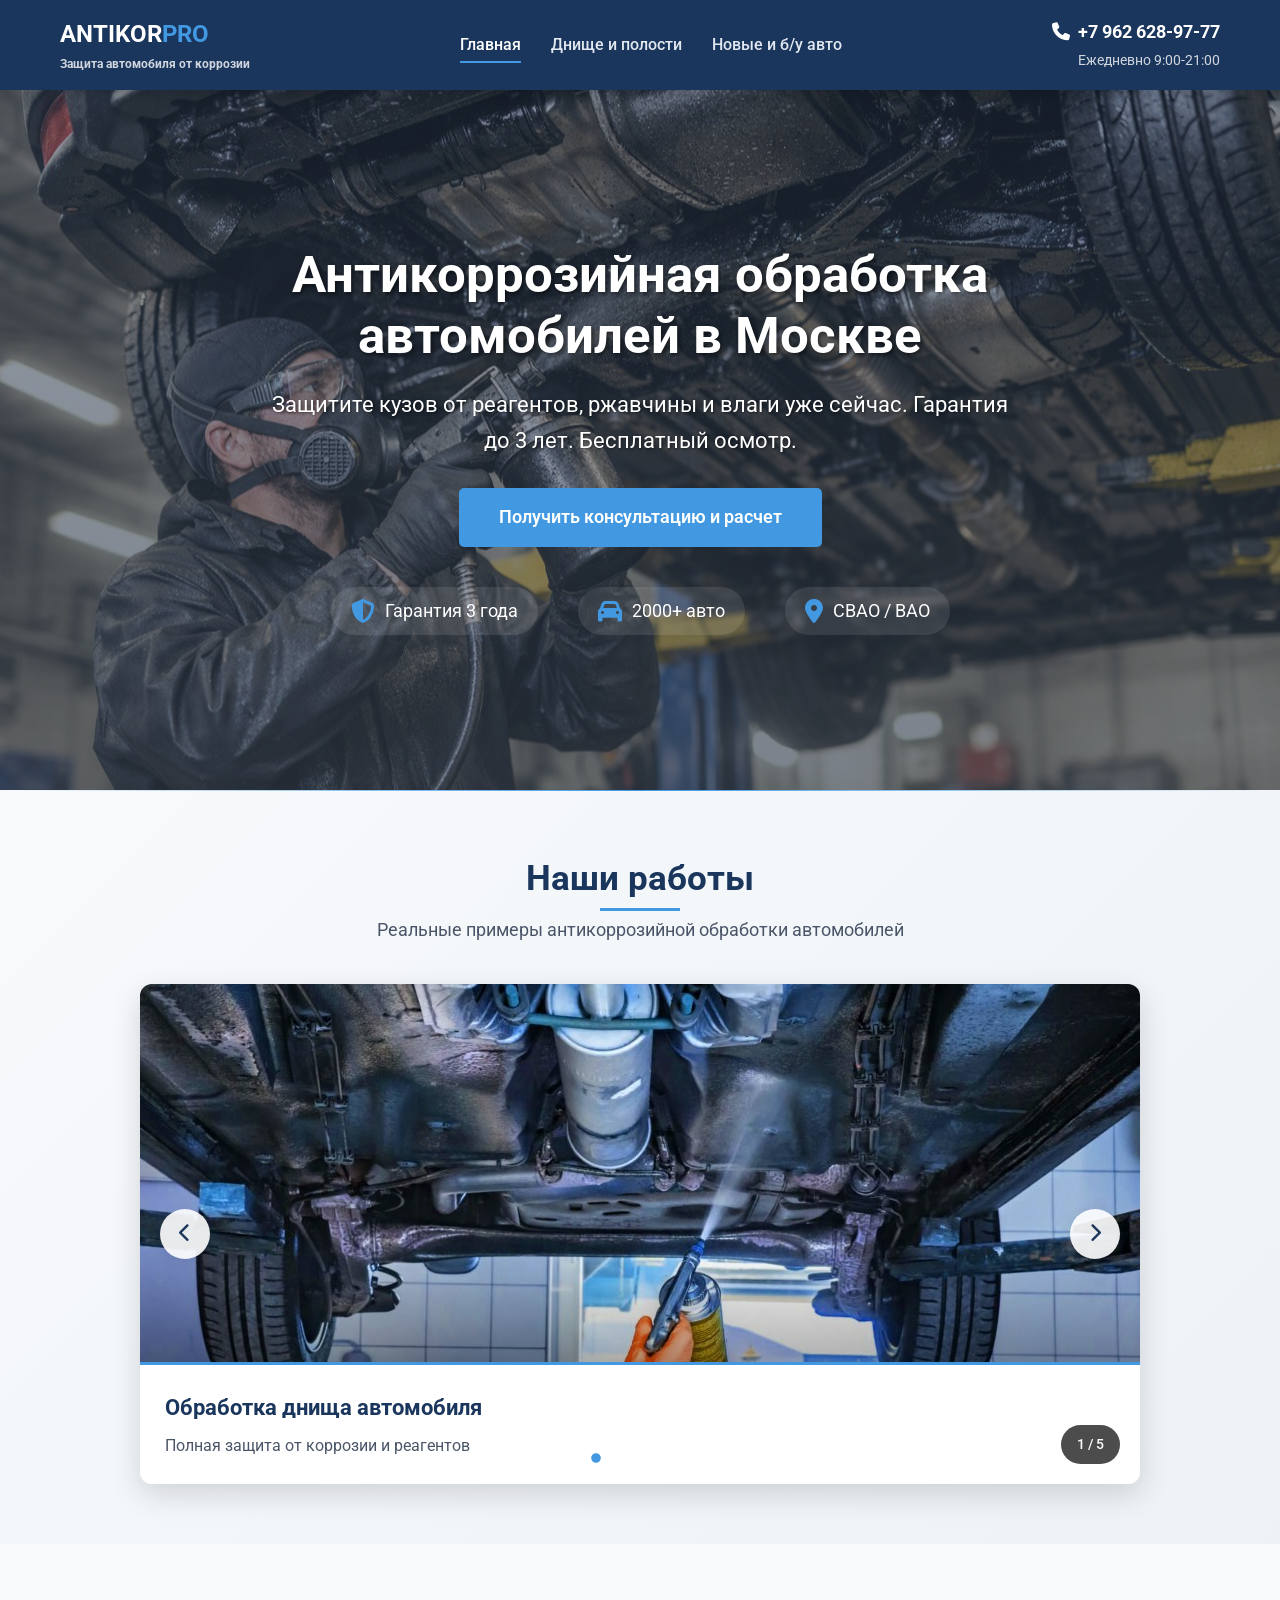
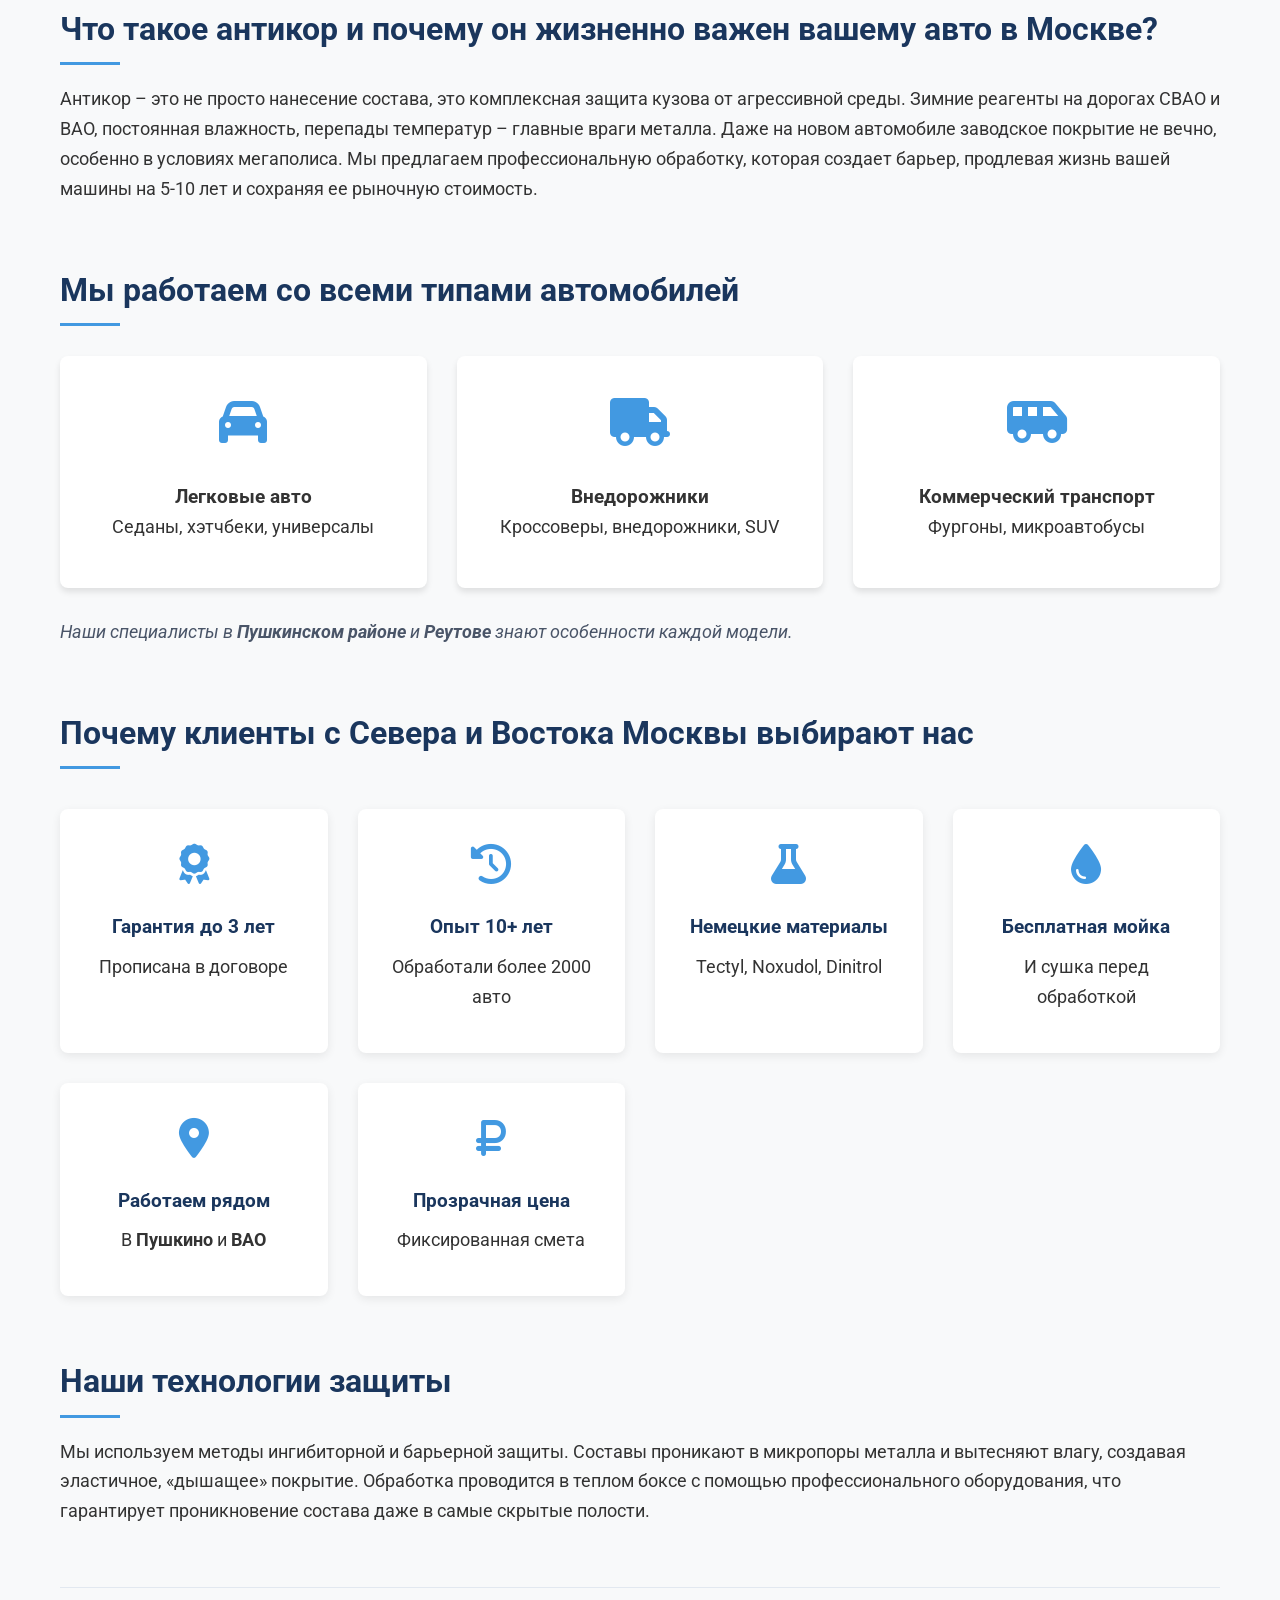
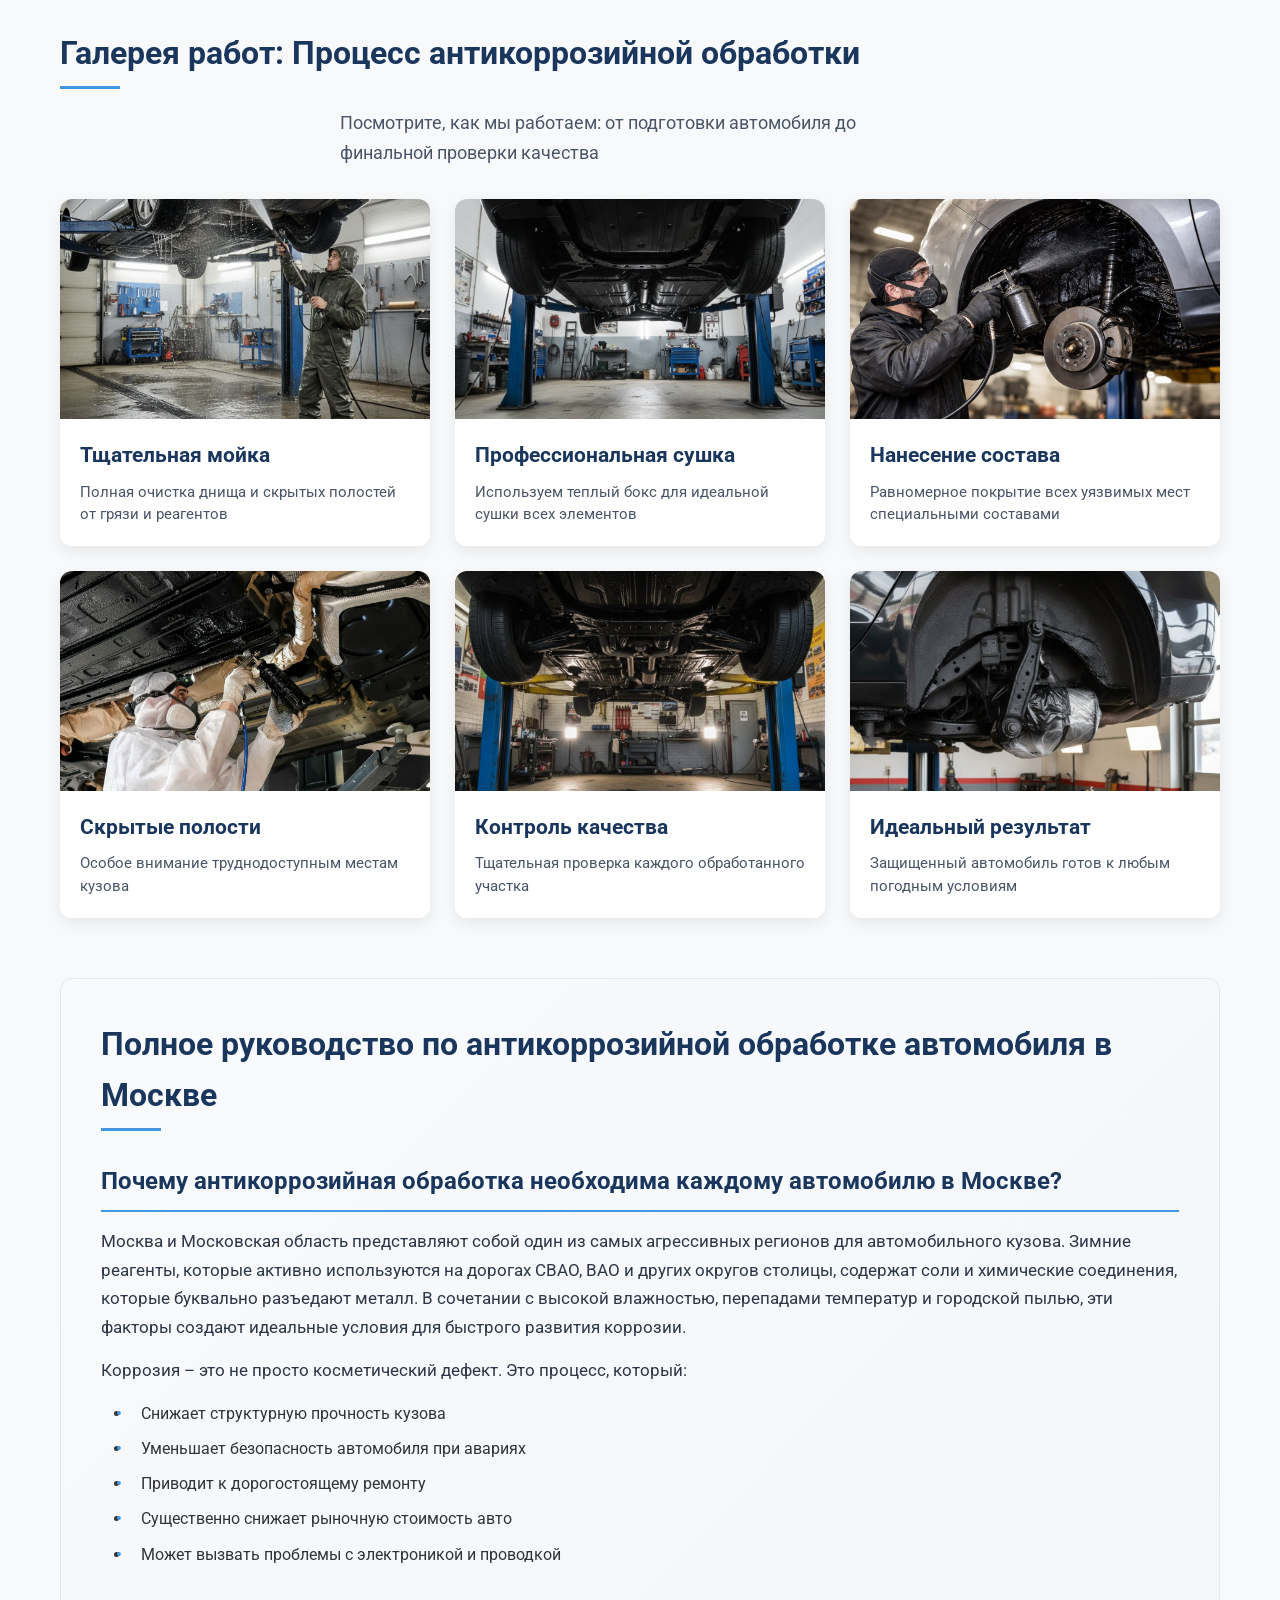
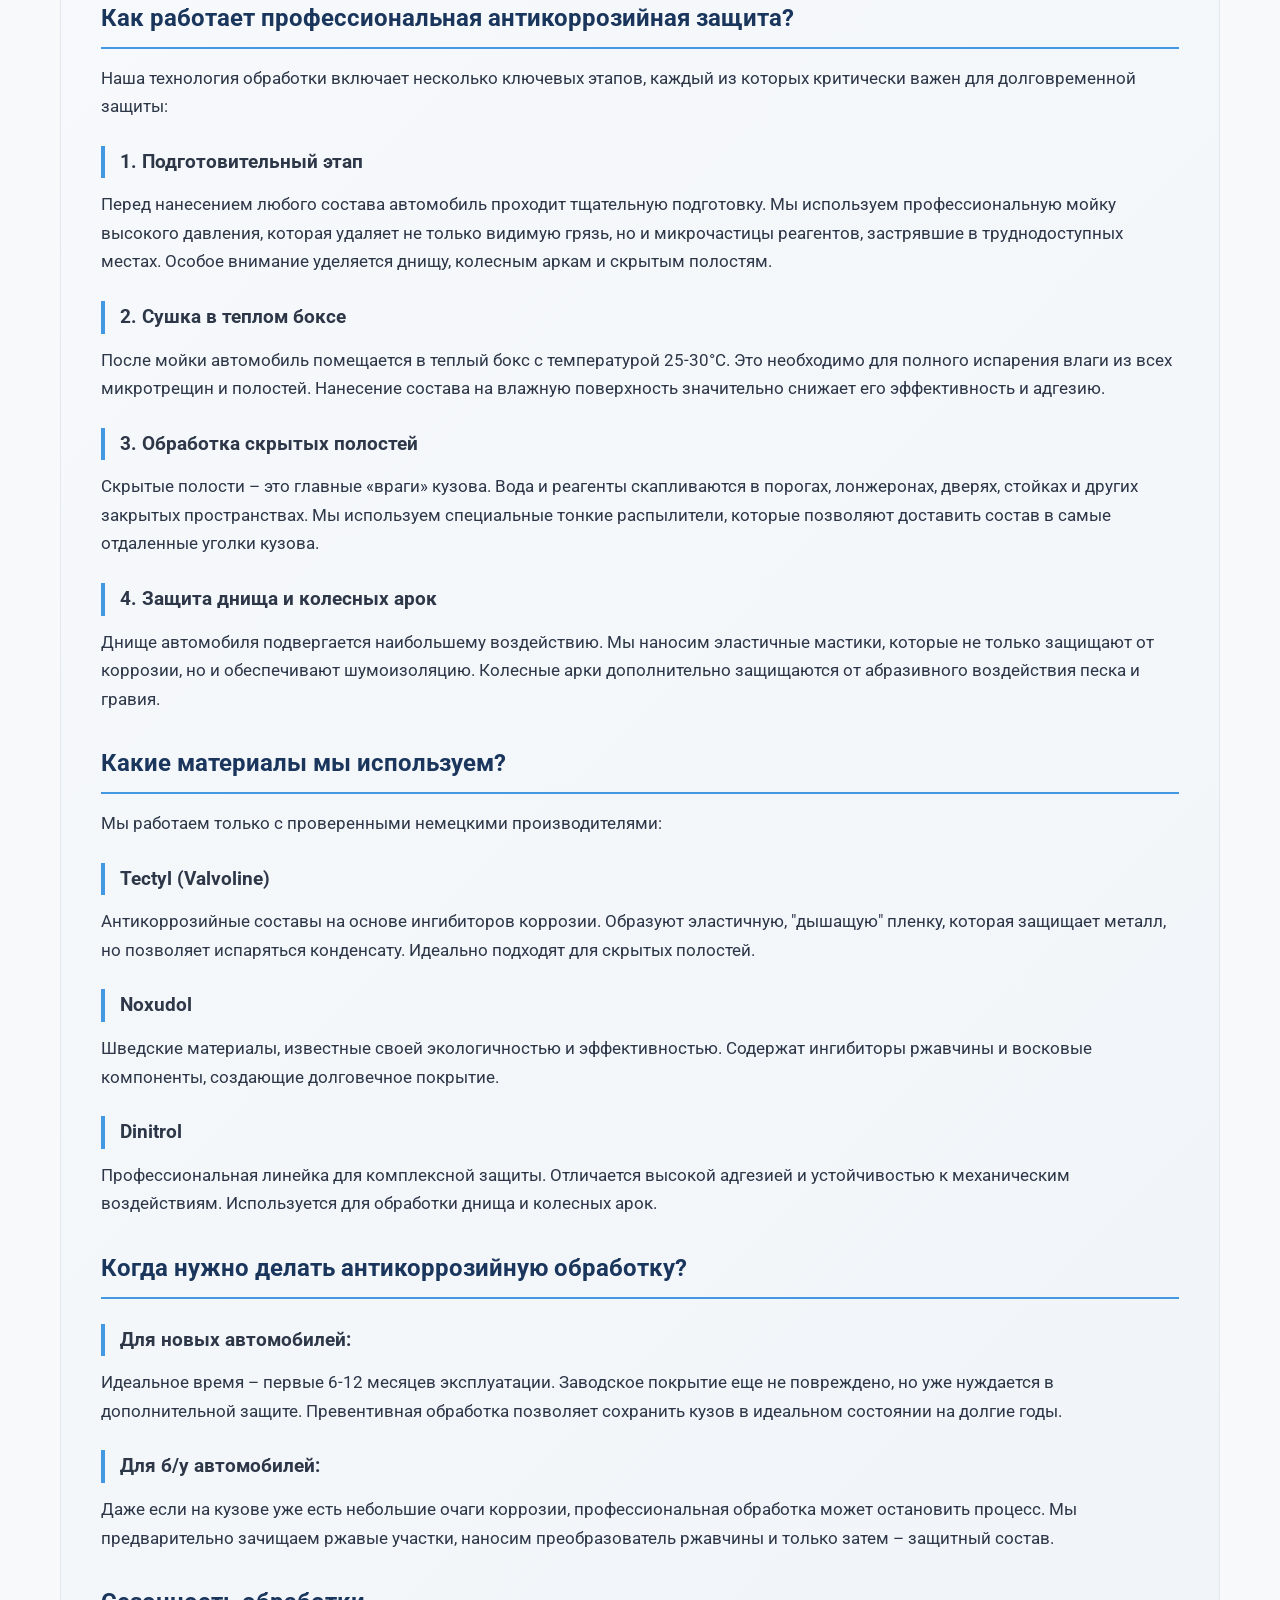
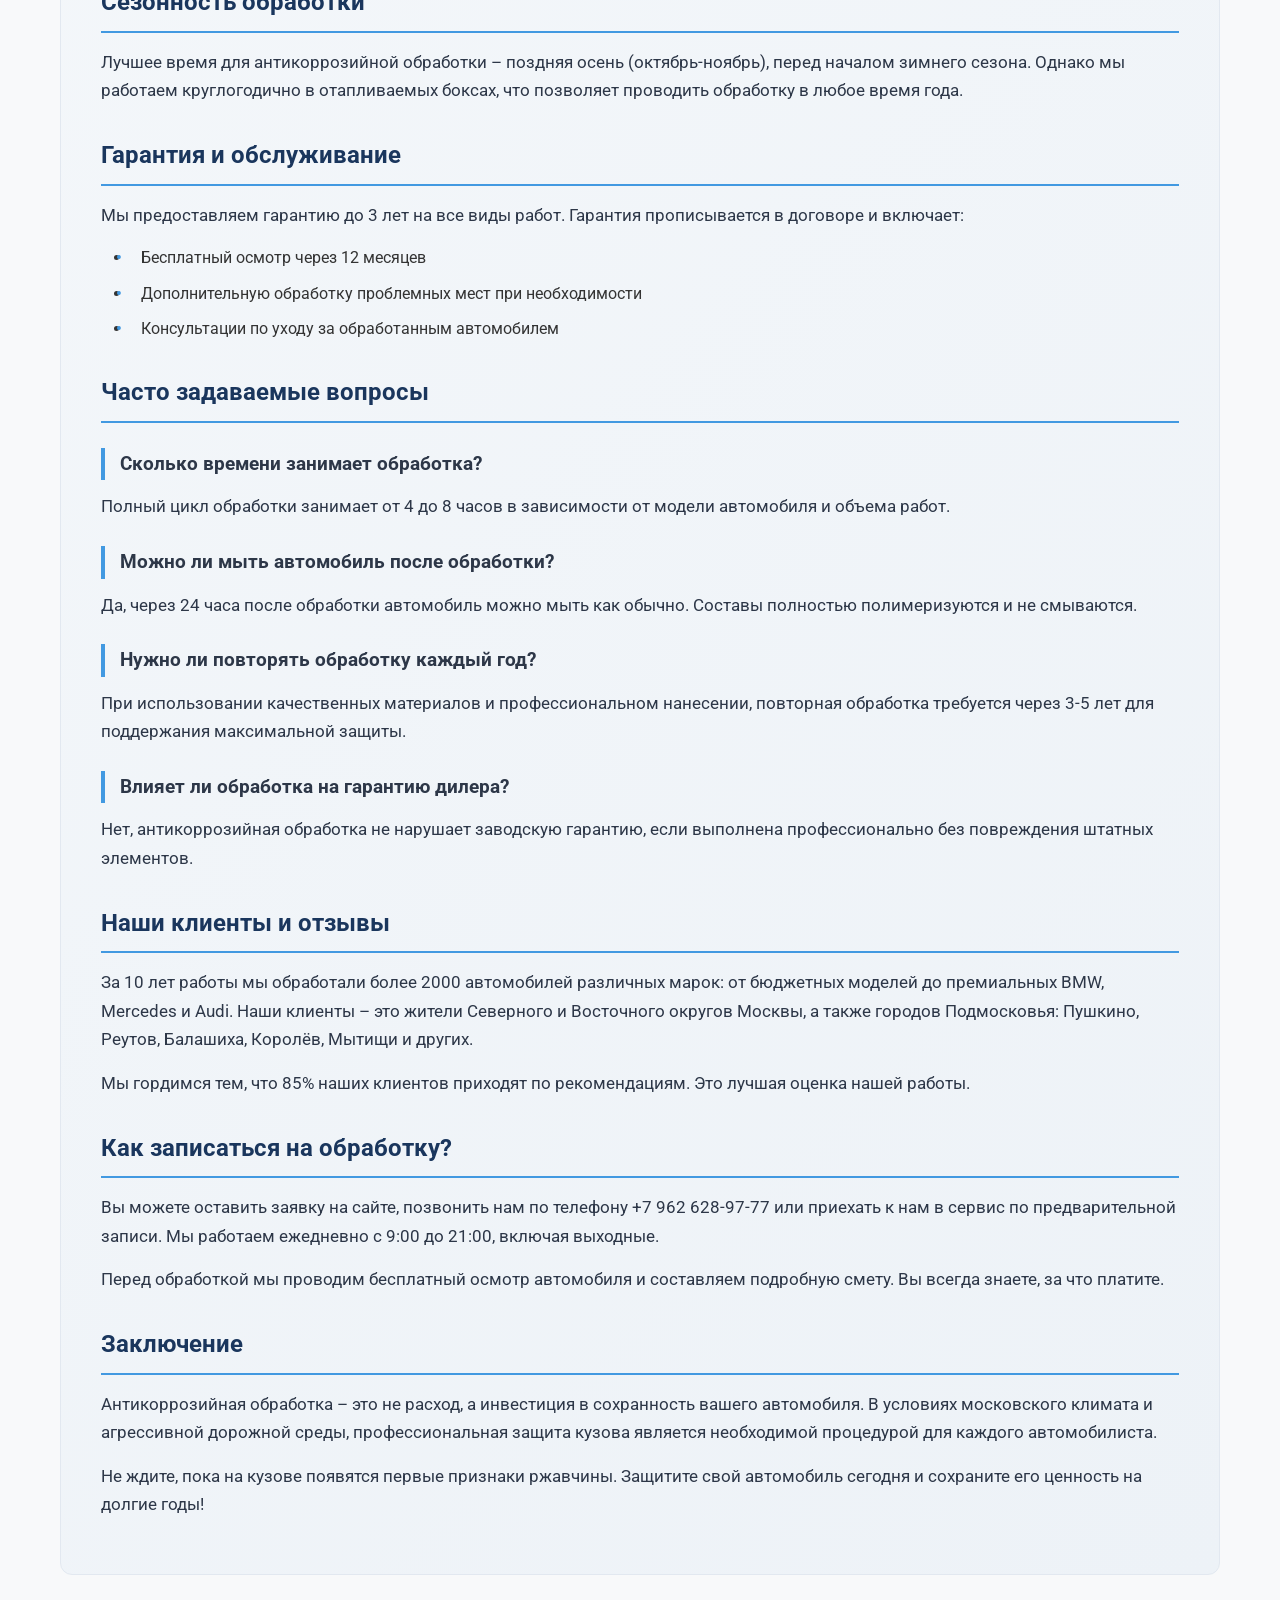
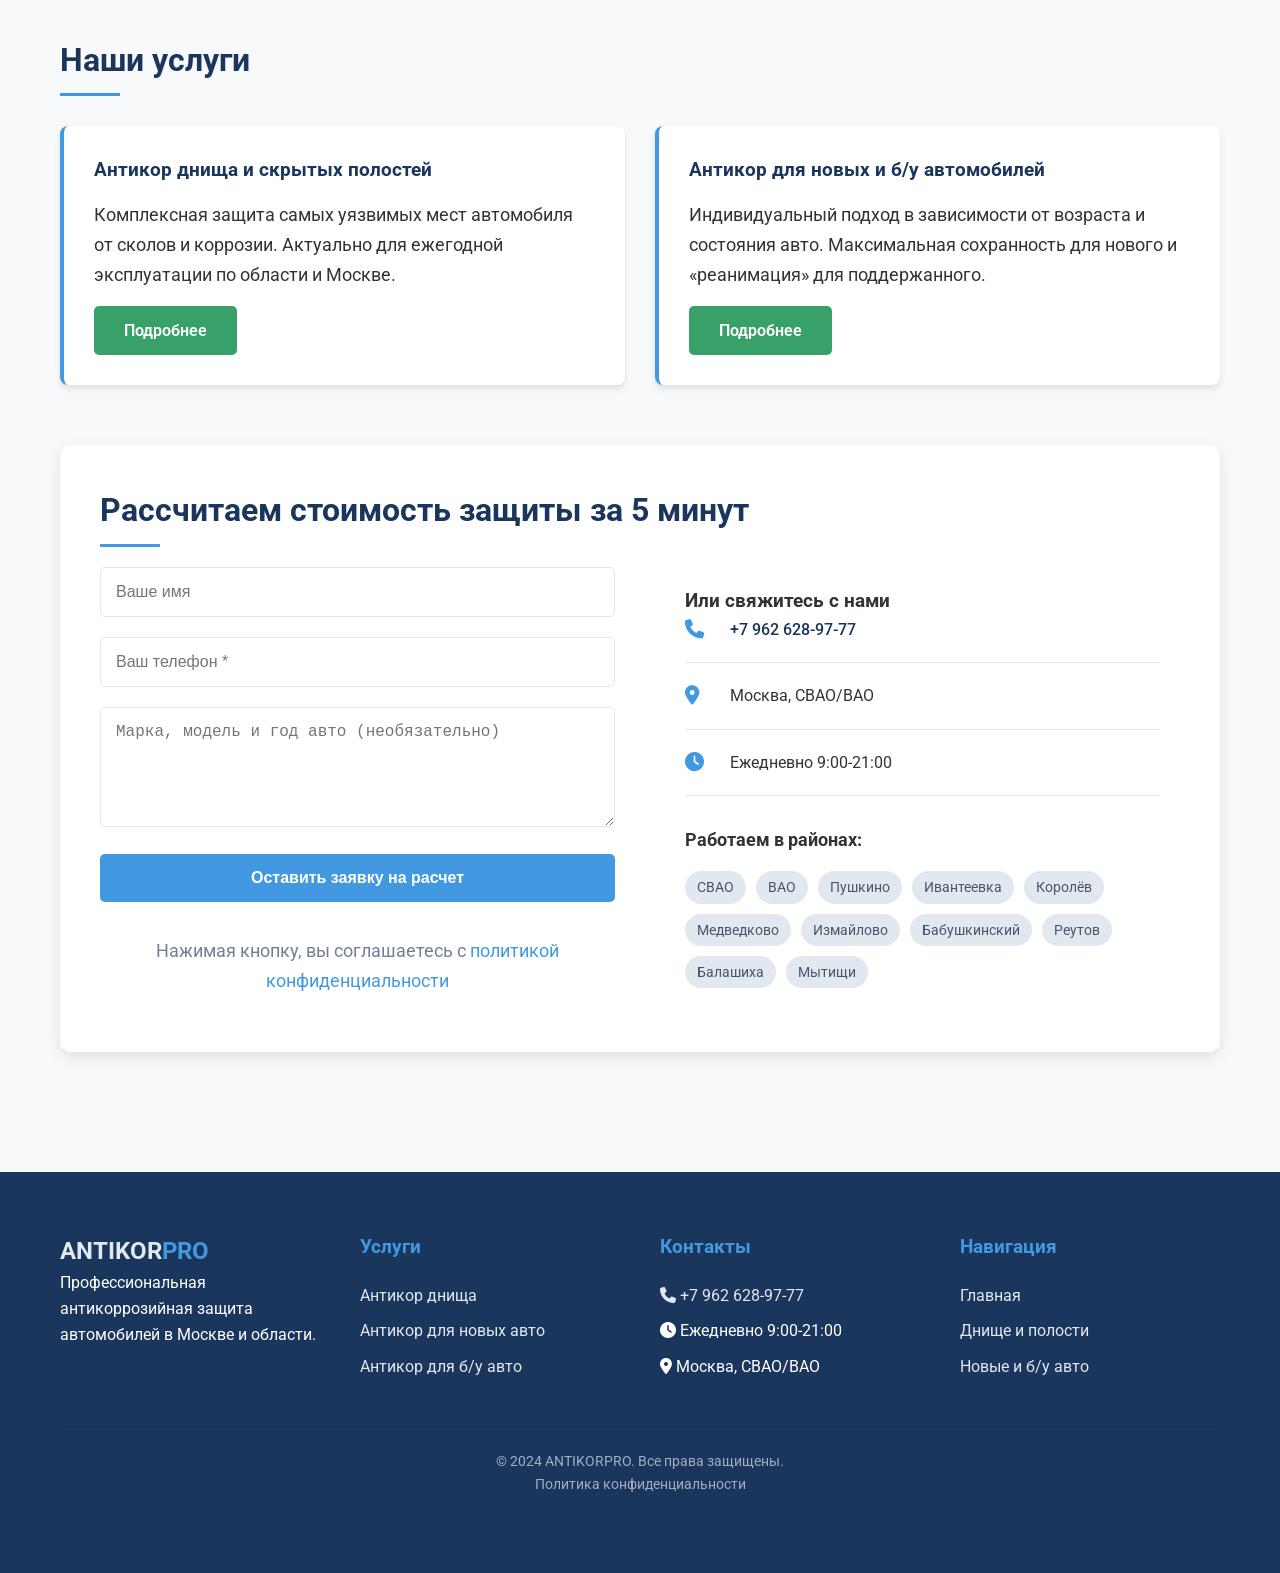
<file: index.html>
<!DOCTYPE html>
<html lang="ru">
<head>
    <meta charset="UTF-8">
    <meta name="viewport" content="width=device-width, initial-scale=1.0">
    <title>Антикоррозийная обработка автомобиля в Москве | Защита кузова от ржавчины на СВАО и ВАО</title>
    <meta name="description" content="Профессиональная антикоррозийная обработка авто в Москве. Защита днища и скрытых полостей от реагентов и коррозии. Работаем в СВАО, ВАО, Медведково, Измайлово, Реутове. Гарантия. Запишитесь онлайн!">
    <link rel="icon" href="/favicon.ico" type="image/x-icon">
    <link rel="icon" href="/favicon.svg" type="image/svg+xml">
    <!-- Schema.org микроразметка -->
    <script type="application/ld+json">
    {
      "@context": "https://schema.org",
      "@type": "AutoRepair",
      "name": "ANTIKORPRO - Антикоррозийная обработка автомобилей",
      "description": "Профессиональная антикоррозийная обработка автомобилей в Москве. Защита кузова от ржавчины на СВАО и ВАО",
      "url": "https://antikor-msk.ru/",
      "telephone": "+79626289777",
      "address": {
        "@type": "PostalAddress",
        "addressLocality": "Москва",
        "addressCountry": "RU",
        "postalCode": "127000",
        "streetAddress": "СВАО, ВАО"
      },
      "geo": {
        "@type": "GeoCoordinates",
        "latitude": "56.011689",
        "longitude": "37.846632"
      },
      "openingHours": "Mo-Su 09:00-21:00",
      "priceRange": "от 8000 руб.",
      "image": "https://antikor-msk.ru/images/hero-main.jpg",
      "aggregateRating": {
        "@type": "AggregateRating",
        "ratingValue": "4.9",
        "reviewCount": "147",
        "bestRating": "5",
        "worstRating": "1"
      },
      "sameAs": [
        "https://vk.com/ваша_группа",
        "https://instagram.com/ваш_аккаунт"
      ],
      "makesOffer": [
        {
          "@type": "Service",
          "name": "Антикоррозийная обработка днища",
          "description": "Защита днища и скрытых полостей автомобиля от коррозии",
          "offers": {
            "@type": "Offer",
            "price": "8900",
            "priceCurrency": "RUB",
            "availability": "https://schema.org/InStock"
          }
        },
        {
          "@type": "Service",
          "name": "Антикор для новых авто",
          "description": "Превентивная антикоррозийная защита для новых автомобилей",
          "offers": {
            "@type": "Offer",
            "price": "12000",
            "priceCurrency": "RUB",
            "availability": "https://schema.org/InStock"
          }
        }
      ],
      "areaServed": {
        "@type": "GeoCircle",
        "geoMidpoint": {
          "@type": "GeoCoordinates",
          "latitude": "56.011689",
          "longitude": "37.846632"
        },
        "geoRadius": "20000",
        "description": "Северный и Восточный административные округа Москвы"
      }
    }
    </script>

    <!-- Breadcrumb разметка для главной -->
    <script type="application/ld+json">
    {
      "@context": "https://schema.org",
      "@type": "BreadcrumbList",
      "itemListElement": [
        {
          "@type": "ListItem",
          "position": 1,
          "name": "Главная",
          "item": "https://antikor-msk.ru/"
        }
      ]
    }
    </script>

    <!-- Organization разметка -->
    <script type="application/ld+json">
    {
      "@context": "https://schema.org",
      "@type": "Organization",
      "name": "ANTIKORPRO",
      "url": "https://antikor-msk.ru/",
      "logo": "https://antikor-msk.ru/images/logo.png",
      "contactPoint": {
        "@type": "ContactPoint",
        "telephone": "+79626289777",
        "contactType": "customer service",
        "areaServed": "RU",
        "availableLanguage": "Russian"
      }
    }
    </script>
    
    <link rel="stylesheet" href="style.css">
    <link rel="preconnect" href="https://fonts.googleapis.com">
    <link rel="preconnect" href="https://fonts.gstatic.com" crossorigin>
    <link href="https://fonts.googleapis.com/css2?family=Roboto:wght@300;400;500;700&display=swap" rel="stylesheet">
    <link rel="stylesheet" href="https://cdnjs.cloudflare.com/ajax/libs/font-awesome/6.4.0/css/all.min.css">
</head>
<body>
    <!-- Header -->
    <header class="header">
        <div class="container">
            <div class="header-content">
                <div class="logo">
                    <a href="index.html">ANTIKOR<span>PRO</span></a>
                    <p class="logo-subtitle">Защита автомобиля от коррозии</p>
                </div>
                
                <!-- Десктопное меню -->
                <nav class="nav desktop-nav">
                    <a href="index.html" class="nav-link active">Главная</a>
                    <a href="antikor-dnishche-skrytye-polosti.html" class="nav-link">Днище и полости</a>
                    <a href="antikor-novye-bu-avto.html" class="nav-link">Новые и б/у авто</a>
                </nav>
                
                <div class="header-contacts">
                    <a href="tel:+79626289777" class="phone-link">
                        <i class="fas fa-phone"></i>
                        +7 962 628-97-77
                    </a>
                    <p class="work-hours">Ежедневно 9:00-21:00</p>
                </div>
                
                <!-- Бургер-кнопка -->
                <button class="mobile-menu-btn" aria-label="Открыть меню">
                    <i class="fas fa-bars"></i>
                </button>
            </div>
        </div>
        
        <!-- Мобильное меню -->
        <div class="mobile-menu">
            <nav class="mobile-nav">
                <a href="index.html" class="mobile-nav-link active">Главная</a>
                <a href="antikor-dnishche-skrytye-polosti.html" class="mobile-nav-link">Днище и полости</a>
                <a href="antikor-novye-bu-avto.html" class="mobile-nav-link">Новые и б/у авто</a>
                <div class="mobile-contacts">
                    <a href="tel:+79626289777" class="mobile-phone-link">
                        <i class="fas fa-phone"></i>
                        +7 962 628-97-77
                    </a>
                    <p class="mobile-work-hours">Ежедневно 9:00-21:00</p>
                </div>
            </nav>
        </div>
    </header>

    <!-- Hero Section -->
    <section class="hero hero-index">
        <div class="container">
            <div class="hero-content">
                <h1>Антикоррозийная обработка автомобилей в Москве</h1>
                <p class="hero-subtitle">Защитите кузов от реагентов, ржавчины и влаги уже сейчас. Гарантия до 3 лет. Бесплатный осмотр.</p>
                <a href="#form" class="btn btn-primary btn-large">Получить консультацию и расчет</a>
                <div class="hero-features">
                    <div class="feature">
                        <i class="fas fa-shield-alt"></i>
                        <span>Гарантия 3 года</span>
                    </div>
                    <div class="feature">
                        <i class="fas fa-car"></i>
                        <span>2000+ авто</span>
                    </div>
                    <div class="feature">
                        <i class="fas fa-map-marker-alt"></i>
                        <span>СВАО / ВАО</span>
                    </div>
                </div>
            </div>
        </div>
    </section>

    <!-- Photo Gallery Slider -->
    <section class="photo-slider-section">
        <div class="container">
            <div class="section-header">
                <h2>Наши работы</h2>
                <p class="section-subtitle">Реальные примеры антикоррозийной обработки автомобилей</p>
            </div>
            
            <div class="slider-container">
                <div class="slider">
                    <div class="slider-track">
                        <div class="slide">
                            <div class="slide-image">
                                <img src="images/gallery/photo1.jpg" alt="Антикоррозийная обработка днища автомобиля" loading="lazy">
                            </div>
                            <div class="slide-caption">
                                <h3>Обработка днища автомобиля</h3>
                                <p>Полная защита от коррозии и реагентов</p>
                            </div>
                        </div>
                        <div class="slide">
                            <div class="slide-image">
                                <img src="images/gallery/photo2.jpg" alt="Защита скрытых полостей кузова" loading="lazy">
                            </div>
                            <div class="slide-caption">
                                <h3>Защита скрытых полостей</h3>
                                <p>Тщательная обработка труднодоступных мест</p>
                            </div>
                        </div>
                        <div class="slide">
                            <div class="slide-image">
                                <img src="images/gallery/photo3.jpg" alt="Новый автомобиль после антикора" loading="lazy">
                            </div>
                            <div class="slide-caption">
                                <h3>Новый автомобиль</h3>
                                <p>Превентивная защита для сохранения кузова</p>
                            </div>
                        </div>
                        <div class="slide">
                            <div class="slide-image">
                                <img src="images/gallery/photo4.jpg" alt="Внедорожник после антикоррозийной обработки" loading="lazy">
                            </div>
                            <div class="slide-caption">
                                <h3>Внедорожник после обработки</h3>
                                <p>Защита для активной эксплуатации</p>
                            </div>
                        </div>
                        <div class="slide">
                            <div class="slide-image">
                                <img src="images/gallery/photo5.jpg" alt="Профессиональное оборудование для антикора" loading="lazy">
                            </div>
                            <div class="slide-caption">
                                <h3>Профессиональное оборудование</h3>
                                <p>Качественное нанесение материалов</p>
                            </div>
                        </div>
                    </div>                            
                    <button class="slider-btn prev-btn" aria-label="Предыдущее фото">
                        <i class="fas fa-chevron-left"></i>
                    </button>
                    <button class="slider-btn next-btn" aria-label="Следующее фото">
                        <i class="fas fa-chevron-right"></i>
                    </button>
                    
                    <div class="slider-dots">
                        <span class="dot active" data-slide="0"></span>
                        <span class="dot" data-slide="1"></span>
                        <span class="dot" data-slide="2"></span>
                        <span class="dot" data-slide="3"></span>
                        <span class="dot" data-slide="4"></span>
                    </div>
                </div>
                
                <div class="slider-counter">
                    <span class="current-slide">1</span> / <span class="total-slides">5</span>
                </div>
            </div>
        </div>
    </section>

    <!-- Main Content -->
    <main class="main-content">
        <div class="container">
            <!-- Section 1 -->
            <section class="content-section">
                <h2>Что такое антикор и почему он жизненно важен вашему авто в Москве?</h2>
                <p>Антикор – это не просто нанесение состава, это комплексная защита кузова от агрессивной среды. Зимние реагенты на дорогах СВАО и ВАО, постоянная влажность, перепады температур – главные враги металла. Даже на новом автомобиле заводское покрытие не вечно, особенно в условиях мегаполиса. Мы предлагаем профессиональную обработку, которая создает барьер, продлевая жизнь вашей машины на 5-10 лет и сохраняя ее рыночную стоимость.</p>
            </section>

            <!-- Section 2 -->
            <section class="content-section">
                <h2>Мы работаем со всеми типами автомобилей</h2>
                <div class="services-grid">
                    <div class="service-card">
                        <div class="service-icon">
                            <i class="fas fa-car"></i>
                        </div>
                        <h3>Легковые авто</h3>
                        <p>Седаны, хэтчбеки, универсалы</p>
                    </div>
                    <div class="service-card">
                        <div class="service-icon">
                            <i class="fas fa-truck"></i>
                        </div>
                        <h3>Внедорожники</h3>
                        <p>Кроссоверы, внедорожники, SUV</p>
                    </div>
                    <div class="service-card">
                        <div class="service-icon">
                            <i class="fas fa-van-shuttle"></i>
                        </div>
                        <h3>Коммерческий транспорт</h3>
                        <p>Фургоны, микроавтобусы</p>
                    </div>
                </div>
                <p class="geo-text">Наши специалисты в <strong>Пушкинском районе</strong> и <strong>Реутове</strong> знают особенности каждой модели.</p>
            </section>

            <!-- Advantages -->
            <section class="content-section advantages-section">
                <h2>Почему клиенты с Севера и Востока Москвы выбирают нас</h2>
                <div class="advantages-grid">
                    <div class="advantage">
                        <div class="advantage-icon">
                            <i class="fas fa-award"></i>
                        </div>
                        <h3>Гарантия до 3 лет</h3>
                        <p>Прописана в договоре</p>
                    </div>
                    <div class="advantage">
                        <div class="advantage-icon">
                            <i class="fas fa-history"></i>
                        </div>
                        <h3>Опыт 10+ лет</h3>
                        <p>Обработали более 2000 авто</p>
                    </div>
                    <div class="advantage">
                        <div class="advantage-icon">
                            <i class="fas fa-flask"></i>
                        </div>
                        <h3>Немецкие материалы</h3>
                        <p>Tectyl, Noxudol, Dinitrol</p>
                    </div>
                    <div class="advantage">
                        <div class="advantage-icon">
                            <i class="fas fa-tint"></i>
                        </div>
                        <h3>Бесплатная мойка</h3>
                        <p>И сушка перед обработкой</p>
                    </div>
                    <div class="advantage">
                        <div class="advantage-icon">
                            <i class="fas fa-map-marker-alt"></i>
                        </div>
                        <h3>Работаем рядом</h3>
                        <p>В <strong>Пушкино</strong> и <strong>ВАО</strong></p>
                    </div>
                    <div class="advantage">
                        <div class="advantage-icon">
                            <i class="fas fa-ruble-sign"></i>
                        </div>
                        <h3>Прозрачная цена</h3>
                        <p>Фиксированная смета</p>
                    </div>
                </div>
            </section>

            <!-- Technologies -->
            <section class="content-section">
                <h2>Наши технологии защиты</h2>
                <p>Мы используем методы ингибиторной и барьерной защиты. Составы проникают в микропоры металла и вытесняют влагу, создавая эластичное, «дышащее» покрытие. Обработка проводится в теплом боксе с помощью профессионального оборудования, что гарантирует проникновение состава даже в самые скрытые полости.</p>
            </section>

            <!-- Дополнительная галерея изображений -->
            <section class="content-section additional-gallery-section">
                <h2>Галерея работ: Процесс антикоррозийной обработки</h2>
                <p class="section-subtitle">Посмотрите, как мы работаем: от подготовки автомобиля до финальной проверки качества</p>
                
                <div class="gallery-grid">
                    <div class="gallery-item">
                        <img src="images/gallery/process1.jpg" alt="Подготовка автомобиля к антикору" loading="lazy">
                        <div class="gallery-caption">
                            <h3>Тщательная мойка</h3>
                            <p>Полная очистка днища и скрытых полостей от грязи и реагентов</p>
                        </div>
                    </div>
                    <div class="gallery-item">
                        <img src="images/gallery/process2.jpg" alt="Сушка автомобиля перед обработкой" loading="lazy">
                        <div class="gallery-caption">
                            <h3>Профессиональная сушка</h3>
                            <p>Используем теплый бокс для идеальной сушки всех элементов</p>
                        </div>
                    </div>
                    <div class="gallery-item">
                        <img src="images/gallery/process3.jpg" alt="Нанесение антикоррозийного состава" loading="lazy">
                        <div class="gallery-caption">
                            <h3>Нанесение состава</h3>
                            <p>Равномерное покрытие всех уязвимых мест специальными составами</p>
                        </div>
                    </div>
                    <div class="gallery-item">
                        <img src="images/gallery/process4.jpg" alt="Обработка скрытых полостей" loading="lazy">
                        <div class="gallery-caption">
                            <h3>Скрытые полости</h3>
                            <p>Особое внимание труднодоступным местам кузова</p>
                        </div>
                    </div>
                    <div class="gallery-item">
                        <img src="images/gallery/process5.jpg" alt="Контроль качества обработки" loading="lazy">
                        <div class="gallery-caption">
                            <h3>Контроль качества</h3>
                            <p>Тщательная проверка каждого обработанного участка</p>
                        </div>
                    </div>
                    <div class="gallery-item">
                        <img src="images/gallery/process6.jpg" alt="Готовый результат антикоррозийной обработки" loading="lazy">
                        <div class="gallery-caption">
                            <h3>Идеальный результат</h3>
                            <p>Защищенный автомобиль готов к любым погодным условиям</p>
                        </div>
                    </div>
                </div>
            </section>

            <!-- Расширенный SEO текст -->
            <section class="content-section seo-text-section">
                <h2>Полное руководство по антикоррозийной обработке автомобиля в Москве</h2>
                
                <div class="seo-content">
                    <h3>Почему антикоррозийная обработка необходима каждому автомобилю в Москве?</h3>
                    <p>Москва и Московская область представляют собой один из самых агрессивных регионов для автомобильного кузова. Зимние реагенты, которые активно используются на дорогах СВАО, ВАО и других округов столицы, содержат соли и химические соединения, которые буквально разъедают металл. В сочетании с высокой влажностью, перепадами температур и городской пылью, эти факторы создают идеальные условия для быстрого развития коррозии.</p>
                    
                    <p>Коррозия – это не просто косметический дефект. Это процесс, который:</p>
                    <ul>
                        <li>Снижает структурную прочность кузова</li>
                        <li>Уменьшает безопасность автомобиля при авариях</li>
                        <li>Приводит к дорогостоящему ремонту</li>
                        <li>Существенно снижает рыночную стоимость авто</li>
                        <li>Может вызвать проблемы с электроникой и проводкой</li>
                    </ul>
                    
                    <h3>Как работает профессиональная антикоррозийная защита?</h3>
                    <p>Наша технология обработки включает несколько ключевых этапов, каждый из которых критически важен для долговременной защиты:</p>
                    
                    <h4>1. Подготовительный этап</h4>
                    <p>Перед нанесением любого состава автомобиль проходит тщательную подготовку. Мы используем профессиональную мойку высокого давления, которая удаляет не только видимую грязь, но и микрочастицы реагентов, застрявшие в труднодоступных местах. Особое внимание уделяется днищу, колесным аркам и скрытым полостям.</p>
                    
                    <h4>2. Сушка в теплом боксе</h4>
                    <p>После мойки автомобиль помещается в теплый бокс с температурой 25-30°C. Это необходимо для полного испарения влаги из всех микротрещин и полостей. Нанесение состава на влажную поверхность значительно снижает его эффективность и адгезию.</p>
                    
                    <h4>3. Обработка скрытых полостей</h4>
                    <p>Скрытые полости – это главные «враги» кузова. Вода и реагенты скапливаются в порогах, лонжеронах, дверях, стойках и других закрытых пространствах. Мы используем специальные тонкие распылители, которые позволяют доставить состав в самые отдаленные уголки кузова.</p>
                    
                    <h4>4. Защита днища и колесных арок</h4>
                    <p>Днище автомобиля подвергается наибольшему воздействию. Мы наносим эластичные мастики, которые не только защищают от коррозии, но и обеспечивают шумоизоляцию. Колесные арки дополнительно защищаются от абразивного воздействия песка и гравия.</p>
                    
                    <h3>Какие материалы мы используем?</h3>
                    <p>Мы работаем только с проверенными немецкими производителями:</p>
                    
                    <h4>Tectyl (Valvoline)</h4>
                    <p>Антикоррозийные составы на основе ингибиторов коррозии. Образуют эластичную, "дышащую" пленку, которая защищает металл, но позволяет испаряться конденсату. Идеально подходят для скрытых полостей.</p>
                    
                    <h4>Noxudol</h4>
                    <p>Шведские материалы, известные своей экологичностью и эффективностью. Содержат ингибиторы ржавчины и восковые компоненты, создающие долговечное покрытие.</p>
                    
                    <h4>Dinitrol</h4>
                    <p>Профессиональная линейка для комплексной защиты. Отличается высокой адгезией и устойчивостью к механическим воздействиям. Используется для обработки днища и колесных арок.</p>
                    
                    <h3>Когда нужно делать антикоррозийную обработку?</h3>
                    
                    <h4>Для новых автомобилей:</h4>
                    <p>Идеальное время – первые 6-12 месяцев эксплуатации. Заводское покрытие еще не повреждено, но уже нуждается в дополнительной защите. Превентивная обработка позволяет сохранить кузов в идеальном состоянии на долгие годы.</p>
                    
                    <h4>Для б/у автомобилей:</h4>
                    <p>Даже если на кузове уже есть небольшие очаги коррозии, профессиональная обработка может остановить процесс. Мы предварительно зачищаем ржавые участки, наносим преобразователь ржавчины и только затем – защитный состав.</p>
                    
                    <h3>Сезонность обработки</h3>
                    <p>Лучшее время для антикоррозийной обработки – поздняя осень (октябрь-ноябрь), перед началом зимнего сезона. Однако мы работаем круглогодично в отапливаемых боксах, что позволяет проводить обработку в любое время года.</p>
                    
                    <h3>Гарантия и обслуживание</h3>
                    <p>Мы предоставляем гарантию до 3 лет на все виды работ. Гарантия прописывается в договоре и включает:</p>
                    <ul>
                        <li>Бесплатный осмотр через 12 месяцев</li>
                        <li>Дополнительную обработку проблемных мест при необходимости</li>
                        <li>Консультации по уходу за обработанным автомобилем</li>
                    </ul>
                    
                    <h3>Часто задаваемые вопросы</h3>
                    
                    <h4>Сколько времени занимает обработка?</h4>
                    <p>Полный цикл обработки занимает от 4 до 8 часов в зависимости от модели автомобиля и объема работ.</p>
                    
                    <h4>Можно ли мыть автомобиль после обработки?</h4>
                    <p>Да, через 24 часа после обработки автомобиль можно мыть как обычно. Составы полностью полимеризуются и не смываются.</p>
                    
                    <h4>Нужно ли повторять обработку каждый год?</h4>
                    <p>При использовании качественных материалов и профессиональном нанесении, повторная обработка требуется через 3-5 лет для поддержания максимальной защиты.</p>
                    
                    <h4>Влияет ли обработка на гарантию дилера?</h4>
                    <p>Нет, антикоррозийная обработка не нарушает заводскую гарантию, если выполнена профессионально без повреждения штатных элементов.</p>
                    
                    <h3>Наши клиенты и отзывы</h3>
                    <p>За 10 лет работы мы обработали более 2000 автомобилей различных марок: от бюджетных моделей до премиальных BMW, Mercedes и Audi. Наши клиенты – это жители Северного и Восточного округов Москвы, а также городов Подмосковья: Пушкино, Реутов, Балашиха, Королёв, Мытищи и других.</p>
                    
                    <p>Мы гордимся тем, что 85% наших клиентов приходят по рекомендациям. Это лучшая оценка нашей работы.</p>
                    
                    <h3>Как записаться на обработку?</h3>
                    <p>Вы можете оставить заявку на сайте, позвонить нам по телефону +7 962 628-97-77 или приехать к нам в сервис по предварительной записи. Мы работаем ежедневно с 9:00 до 21:00, включая выходные.</p>
                    
                    <p>Перед обработкой мы проводим бесплатный осмотр автомобиля и составляем подробную смету. Вы всегда знаете, за что платите.</p>
                    
                    <h3>Заключение</h3>
                    <p>Антикоррозийная обработка – это не расход, а инвестиция в сохранность вашего автомобиля. В условиях московского климата и агрессивной дорожной среды, профессиональная защита кузова является необходимой процедурой для каждого автомобилиста.</p>
                    
                    <p>Не ждите, пока на кузове появятся первые признаки ржавчины. Защитите свой автомобиль сегодня и сохраните его ценность на долгие годы!</p>
                </div>
            </section>

            <!-- Services Links -->
            <section class="content-section services-links">
                <h2>Наши услуги</h2>
                <div class="services-grid">
                    <div class="service-link-card">
                        <h3><a href="antikor-dnishche-skrytye-polosti.html">Антикор днища и скрытых полостей</a></h3>
                        <p>Комплексная защита самых уязвимых мест автомобиля от сколов и коррозии. Актуально для ежегодной эксплуатации по области и Москве.</p>
                        <a href="antikor-dnishche-skrytye-polosti.html" class="btn btn-secondary">Подробнее</a>
                    </div>
                    <div class="service-link-card">
                        <h3><a href="antikor-novye-bu-avto.html">Антикор для новых и б/у автомобилей</a></h3>
                        <p>Индивидуальный подход в зависимости от возраста и состояния авто. Максимальная сохранность для нового и «реанимация» для поддержанного.</p>
                        <a href="antikor-novye-bu-avto.html" class="btn btn-secondary">Подробнее</a>
                    </div>
                </div>
            </section>

            <!-- Form Section -->
            <section id="form" class="content-section form-section">
                <h2>Рассчитаем стоимость защиты за 5 минут</h2>
                <div class="form-wrapper">
                    <form id="mainForm" class="contact-form">
                        <div class="form-group">
                            <input type="text" id="name" name="name" placeholder="Ваше имя" required>
                        </div>
                        <div class="form-group">
                            <input type="tel" id="phone" name="phone" placeholder="Ваш телефон *" required>
                        </div>
                        <div class="form-group">
                            <textarea id="message" name="message" placeholder="Марка, модель и год авто (необязательно)"></textarea>
                        </div>
                        <button type="submit" class="btn btn-primary btn-block">Оставить заявку на расчет</button>
                        <p class="form-note">Нажимая кнопку, вы соглашаетесь с <a href="#">политикой конфиденциальности</a></p>
                    </form>
                    <div class="contact-info">
                        <h3>Или свяжитесь с нами</h3>
                        <div class="contact-item">
                            <i class="fas fa-phone"></i>
                            <a href="tel:+79626289777">+7 962 628-97-77</a>
                        </div>
                        <div class="contact-item">
                            <i class="fas fa-map-marker-alt"></i>
                            <span>Москва, СВАО/ВАО</span>
                        </div>
                        <div class="contact-item">
                            <i class="fas fa-clock"></i>
                            <span>Ежедневно 9:00-21:00</span>
                        </div>
                        <div class="geo-list">
                            <p><strong>Работаем в районах:</strong></p>
                            <div class="geo-tags">
                                <span>СВАО</span>
                                <span>ВАО</span>
                                <span>Пушкино</span>
                                <span>Ивантеевка</span>
                                <span>Королёв</span>
                                <span>Медведково</span>
                                <span>Измайлово</span>
                                <span>Бабушкинский</span>                                
                                <span>Реутов</span>
                                <span>Балашиха</span>
                                <span>Мытищи</span>
                            </div>
                        </div>
                    </div>
                </div>
            </section>
        </div>
    </main>

    <!-- Footer -->
    <footer class="footer">
        <div class="container">
            <div class="footer-content">
                <div class="footer-section">
                    <div class="logo">
                        <a href="index.html">ANTIKOR<span>PRO</span></a>
                    </div>
                    <p>Профессиональная антикоррозийная защита автомобилей в Москве и области.</p>
                </div>
                <div class="footer-section">
                    <h4>Услуги</h4>
                    <ul>
                        <li><a href="antikor-dnishche-skrytye-polosti.html">Антикор днища</a></li>
                        <li><a href="antikor-novye-bu-avto.html">Антикор для новых авто</a></li>
                        <li><a href="antikor-novye-bu-avto.html">Антикор для б/у авто</a></li>
                    </ul>
                </div>
                <div class="footer-section">
                    <h4>Контакты</h4>
                    <ul>
                        <li><a href="tel:+79626289777"><i class="fas fa-phone"></i> +7 962 628-97-77</a></li>
                        <li><i class="fas fa-clock"></i> Ежедневно 9:00-21:00</li>
                        <li><i class="fas fa-map-marker-alt"></i> Москва, СВАО/ВАО</li>
                    </ul>
                </div>
                <div class="footer-section">
                    <h4>Навигация</h4>
                    <ul>
                        <li><a href="index.html">Главная</a></li>
                        <li><a href="antikor-dnishche-skrytye-polosti.html">Днище и полости</a></li>
                        <li><a href="antikor-novye-bu-avto.html">Новые и б/у авто</a></li>
                    </ul>
                </div>
            </div>
            <div class="footer-bottom">
                <p>&copy; 2024 ANTIKORPRO. Все права защищены.</p>
                <p><a href="#">Политика конфиденциальности</a></p>
            </div>
        </div>
        <!-- Структурированные данные для отзывов -->
        <div style="display:none;" itemscope itemtype="https://schema.org/Review">
            <div itemprop="itemReviewed" itemscope itemtype="https://schema.org/AutoRepair">
                <meta itemprop="name" content="ANTIKORPRO">
            </div>
            <span itemprop="reviewRating" itemscope itemtype="https://schema.org/Rating">
                <meta itemprop="ratingValue" content="5">
                <meta itemprop="bestRating" content="5">
            </span>
            <span itemprop="author" itemscope itemtype="https://schema.org/Person">
                <meta itemprop="name" content="Андрей">
            </span>
            <span itemprop="datePublished" content="2024-01-15">15 января 2024</span>
            <div itemprop="reviewBody">Отличный сервис! Сделали антикор на новой машине, всё качественно. Рекомендую!</div>
        </div>

        <div style="display:none;" itemscope itemtype="https://schema.org/Review">
            <div itemprop="itemReviewed" itemscope itemtype="https://schema.org/AutoRepair">
                <meta itemprop="name" content="ANTIKORPRO">
            </div>
            <span itemprop="reviewRating" itemscope itemtype="https://schema.org/Rating">
                <meta itemprop="ratingValue" content="5">
                <meta itemprop="bestRating" content="5">
            </span>
            <span itemprop="author" itemscope itemtype="https://schema.org/Person">
                <meta itemprop="name" content="Сергей">
            </span>
            <span itemprop="datePublished" content="2024-02-20">20 февраля 2024</span>
            <div itemprop="reviewBody">Останавливали коррозию на 5-летнем авто. Результат отличный, ржавчина не прогрессирует.</div>
        </div>

        <!-- Контактная информация -->
        <div style="display:none;" itemscope itemtype="https://schema.org/AutoRepair">
            <span itemprop="name">ANTIKORPRO</span>
            <div itemprop="address" itemscope itemtype="https://schema.org/PostalAddress">
                <span itemprop="addressLocality">Москва</span>,
                <span itemprop="addressRegion">Москва</span>
            </div>
            <span itemprop="telephone">+7 962 628-97-77</span>
            <span itemprop="openingHours" content="Mo-Su 09:00-21:00">Ежедневно 9:00-21:00</span>
        </div>
        <iframe src="https://yandex.ru/sprav/widget/rating-badge/17433122079?type=rating&theme=dark" width="150" height="50" frameborder="0"></iframe>
    </footer>

    <!-- Success Modal -->
    <div id="successModal" class="modal">
        <div class="modal-content">
            <div class="modal-header">
                <h3>Заявка отправлена!</h3>
                <button class="close-modal">&times;</button>
            </div>
            <div class="modal-body">
                <i class="fas fa-check-circle success-icon"></i>
                <p>Спасибо за вашу заявку! Мы свяжемся с вами в течение 15 минут.</p>
                <p>Если это срочно, звоните: <a href="tel:+79626289777">+7 962 628-97-77</a></p>
            </div>
        </div>
    </div>

    <script src="script.js"></script>
</body>
</html>
</file>
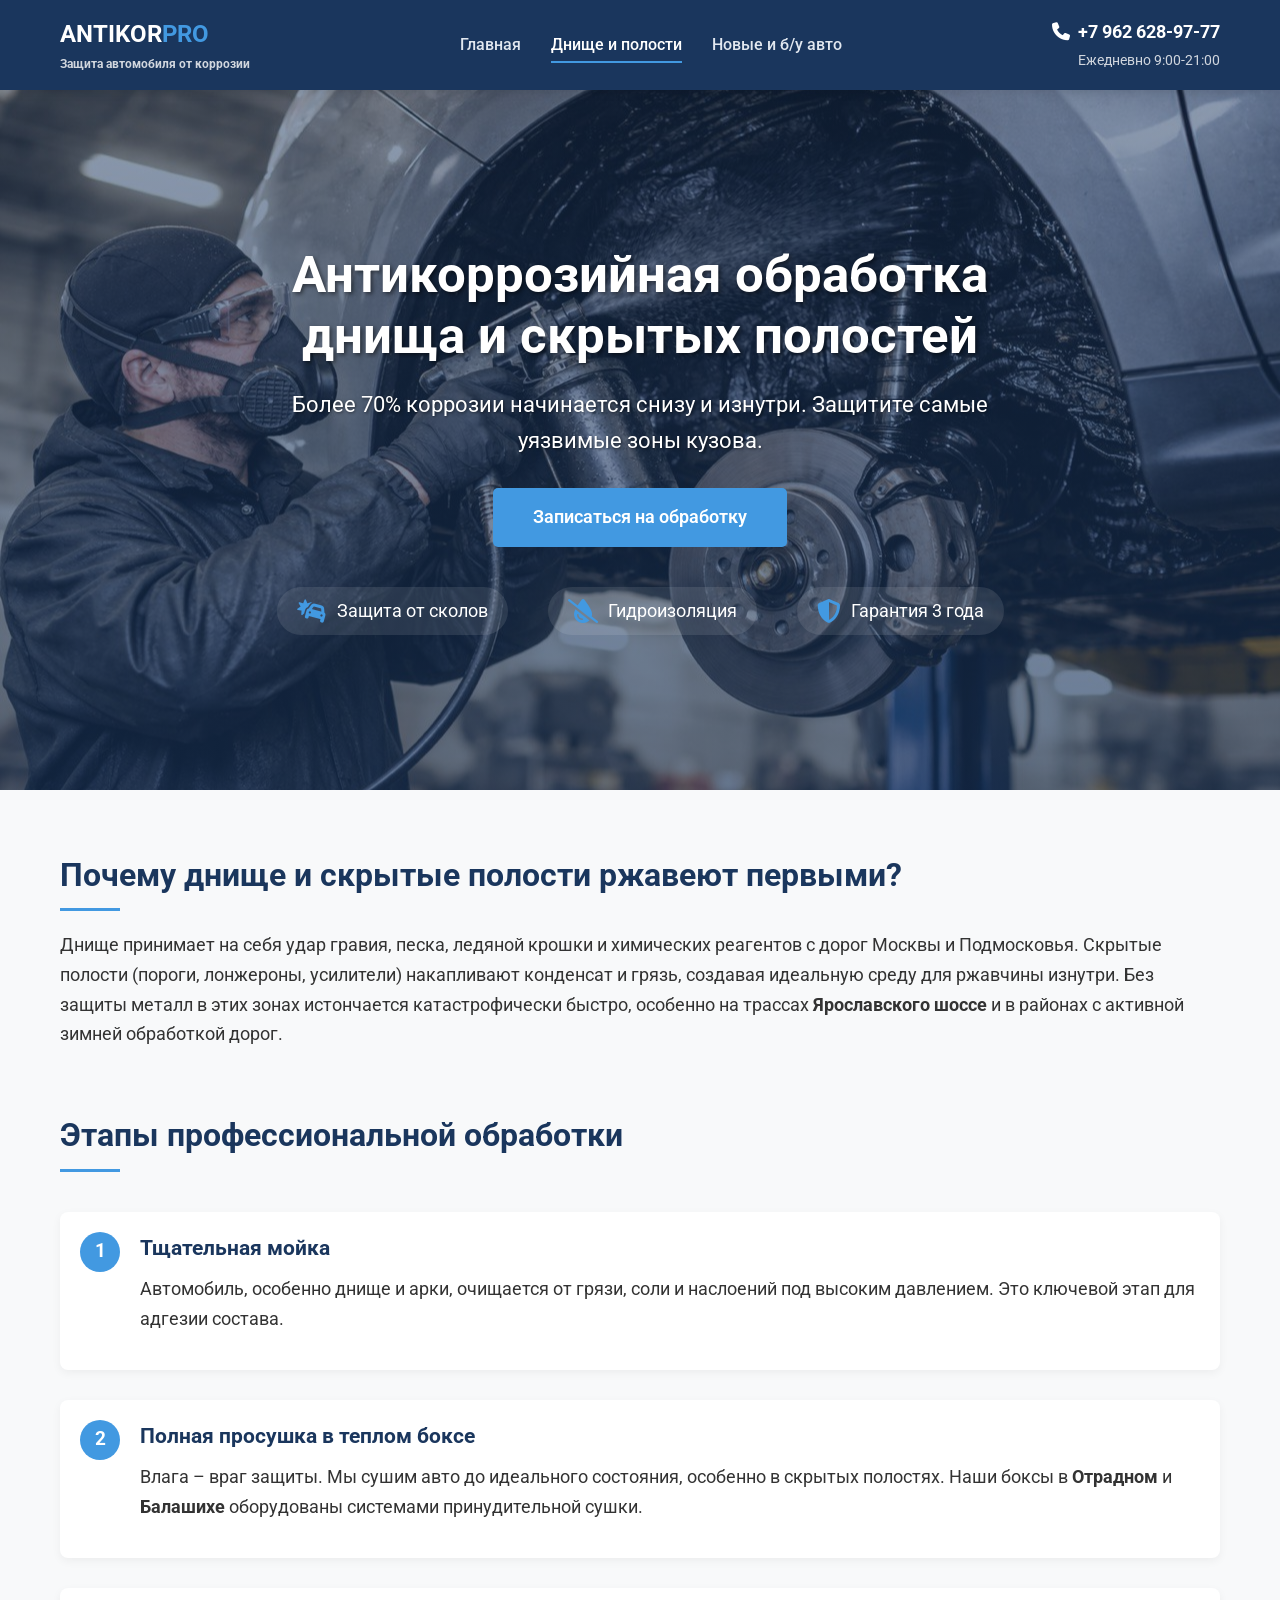
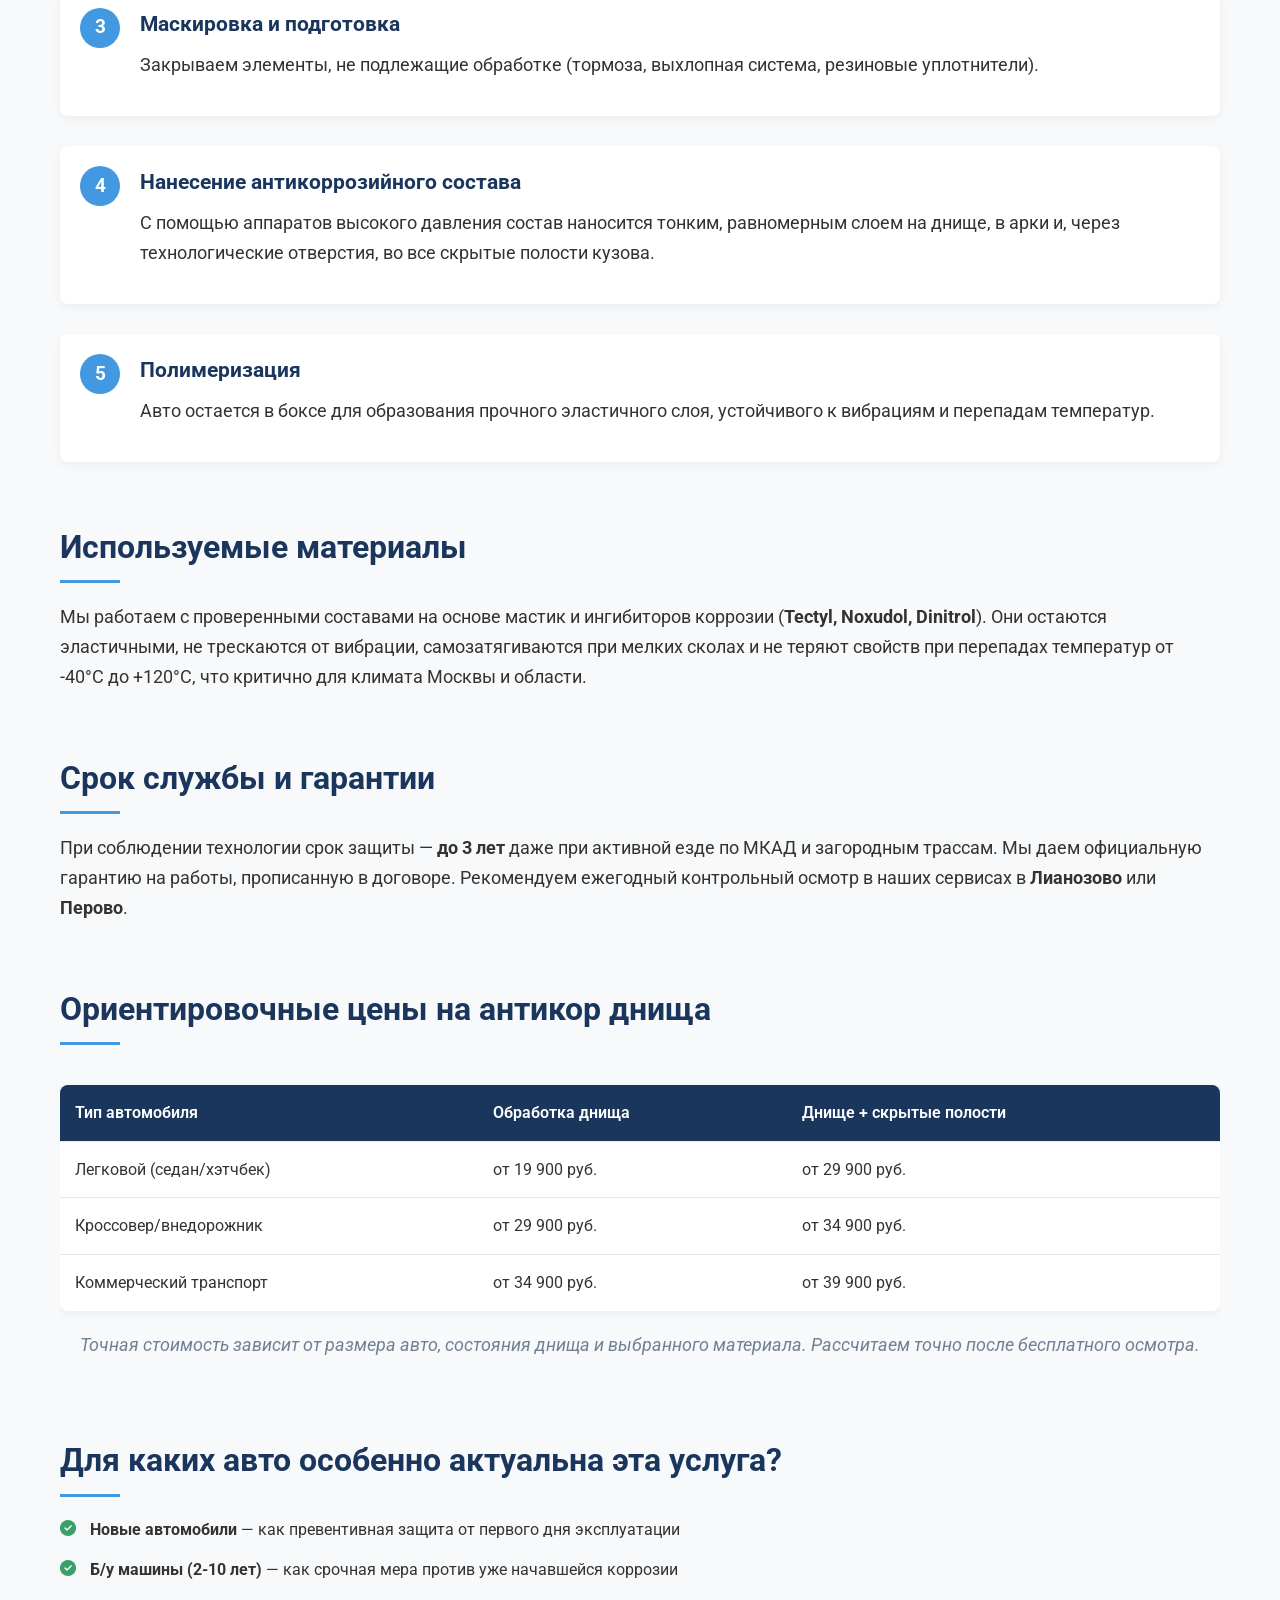
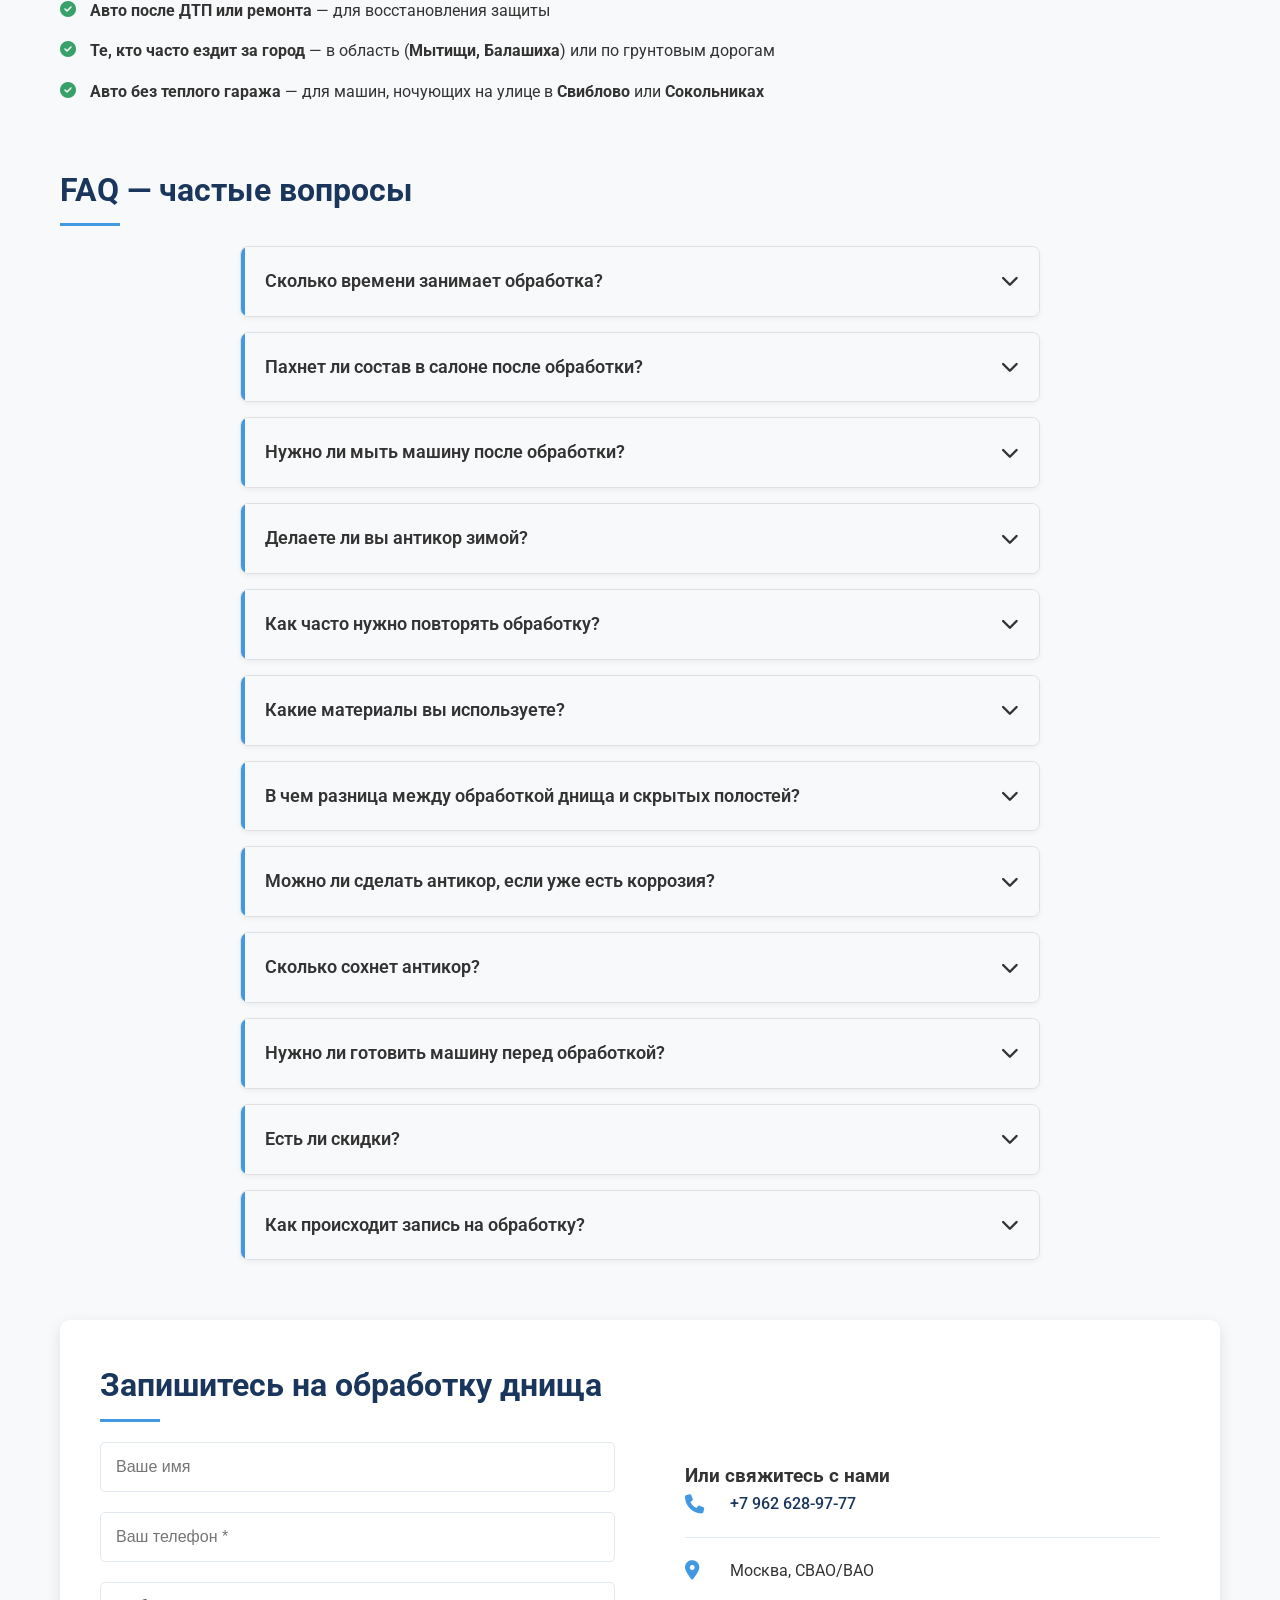
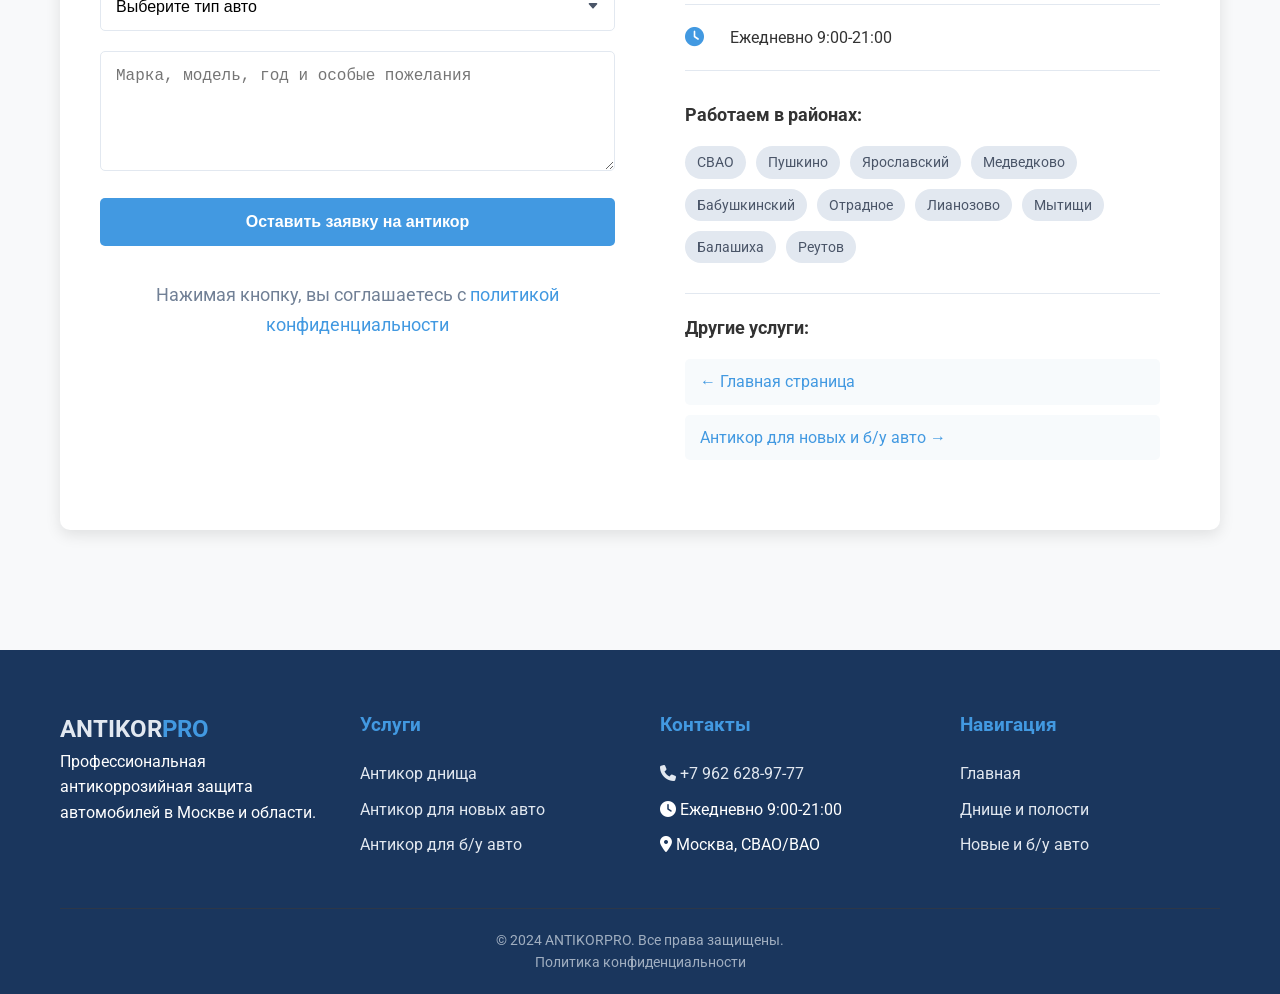
<file: antikor-dnishche-skrytye-polosti.html>
<!DOCTYPE html>
<html lang="ru">
<head>
    <meta charset="UTF-8">
    <meta name="viewport" content="width=device-width, initial-scale=1.0">
    <title>Антикор днища автомобиля в Москве | Защита скрытых полостей от коррозии в СВАО</title>
    <meta name="description" content="Специализированная обработка днища и скрытых полостей автомобиля. Защита от реагентов, сколов, ржавчины. Цены, этапы, гарантия. Работаем в Ярославском районе, Отрадном, Мытищах, Балашихе.">
    <!-- Schema.org микроразметка -->
<script type="application/ld+json">
{
  "@context": "https://schema.org",
  "@type": "Service",
  "name": "Антикоррозийная обработка днища и скрытых полостей автомобиля",
  "description": "Профессиональная защита днища и скрытых полостей автомобиля от коррозии, реагентов и влаги в Москве",
  "provider": {
    "@type": "AutoRepair",
    "name": "ANTIKORPRO",
    "telephone": "+79626289777",
    "address": {
      "@type": "PostalAddress",
      "addressLocality": "Москва",
      "addressRegion": "Москва",
      "addressCountry": "RU"
    }
  },
  "areaServed": {
    "@type": "GeoCircle",
    "geoMidpoint": {
      "@type": "GeoCoordinates",
      "latitude": "56.011689",
     "longitude": "37.846632"
    },
    "geoRadius": "20000",
    "description": "СВАО, ВАО Москвы: Пушкино, Медведково, Бабушкинский, Отрадное, Реутов, Балашиха"
  },
  "offers": {
    "@type": "Offer",
    "priceSpecification": {
      "@type": "PriceSpecification",
      "price": "8900",
      "priceCurrency": "RUB",
      "minPrice": "8900",
      "maxPrice": "19900",
      "validThrough": "2025-12-31"
    },
    "availability": "https://schema.org/InStock"
  },
  "serviceType": "Антикоррозийная обработка",
  "url": "https://antikor-msk.ru/antikor-dnishche-skrytye-polosti.html"
}
</script>

<!-- Breadcrumb разметка -->
<script type="application/ld+json">
{
  "@context": "https://schema.org",
  "@type": "BreadcrumbList",
  "itemListElement": [
    {
      "@type": "ListItem",
      "position": 1,
      "name": "Главная",
      "item": "https://antikor-msk.ru/"
    },
    {
      "@type": "ListItem",
      "position": 2,
      "name": "Антикор днища и скрытых полостей",
      "item": "https://antikor-msk.ru/antikor-dnishche-skrytye-polosti.html"
    }
  ]
}
</script>

<!-- FAQ разметка -->
<script type="application/ld+json">
{
  "@context": "https://schema.org",
  "@type": "FAQPage",
  "mainEntity": [
    {
      "@type": "Question",
      "name": "Сколько времени занимает обработка?",
      "acceptedAnswer": {
        "@type": "Answer",
        "text": "Весь цикл обработки занимает 4-6 часов в зависимости от размера автомобиля и его состояния."
      }
    },
    {
      "@type": "Question",
      "name": "Пахнет ли состав в салоне после обработки?",
      "acceptedAnswer": {
        "@type": "Answer",
        "text": "Нет, мы используем современные составы без запаха. Кроме того, мы не обрабатываем салон, только внешние и скрытые полости."
      }
    },
    {
      "@type": "Question",
      "name": "Нужно ли мыть машину после обработки?",
      "acceptedAnswer": {
        "@type": "Answer",
        "text": "Нет, состав после полимеризации не пачкается и не притягивает грязь. Мойку можно проводить как обычно."
      }
    },
    {
      "@type": "Question",
      "name": "Делаете ли вы антикор зимой?",
      "acceptedAnswer": {
        "@type": "Answer",
        "text": "Да, наш бокс отапливаемый, что позволяет проводить работы круглогодично. Зима — лучшее время для защиты перед сезоном реагентов."
      }
    },
    {
      "@type": "Question",
      "name": "Как часто нужно повторять обработку?",
      "acceptedAnswer": {
        "@type": "Answer",
        "text": "При использовании качественных материалов и правильной эксплуатации — раз в 3-5 лет. Рекомендуем ежегодный осмотр."
      }
    },
    {
      "@type": "Question",
      "name": "Какие материалы вы используете?",
      "acceptedAnswer": {
        "@type": "Answer",
        "text": "Мы работаем с профессиональными составами Tectyl, Noxudol, Dinitrol. Эти материалы создают эластичное, самозатягивающееся покрытие, устойчивое к перепадам температур и вибрациям."
      }
    },
    {
      "@type": "Question",
      "name": "В чем разница между обработкой днища и скрытых полостей?",
      "acceptedAnswer": {
        "@type": "Answer",
        "text": "Днище защищается мастикой от механических повреждений и реагентов. Скрытые полости (пороги, лонжероны, стойки) обрабатываются ингибитором коррозии, который вытесняет влагу и создает защитную пленку внутри металла."
      }
    },
    {
      "@type": "Question",
      "name": "Можно ли сделать антикор, если уже есть коррозия?",
      "acceptedAnswer": {
        "@type": "Answer",
        "text": "Да, мы проводим предварительную подготовку: удаляем рыхлую ржавчину, наносим преобразователь, затем защитный состав. Это останавливает дальнейшее развитие коррозии."
      }
    },
    {
      "@type": "Question",
      "name": "Сколько сохнет антикор?",
      "acceptedAnswer": {
        "@type": "Answer",
        "text": "Первичная полимеризация происходит за 2-3 часа, полное высыхание - 12-24 часа. После обработки можно сразу ехать, но желательно не мыть авто 2-3 дня."
      }
    },
    {
      "@type": "Question",
      "name": "Нужно ли готовить машину перед обработкой?",
      "acceptedAnswer": {
        "@type": "Answer",
        "text": "Нет, мы сами проводим полную подготовку: мойку, сушку, маскировку. Вам нужно только приехать на чистую машину (без сильных загрязнений)."
      }
    }
  ]
}
</script>
    <link rel="stylesheet" href="style.css">
    <link rel="preconnect" href="https://fonts.googleapis.com">
    <link rel="preconnect" href="https://fonts.gstatic.com" crossorigin>
    <link href="https://fonts.googleapis.com/css2?family=Roboto:wght@300;400;500;700&display=swap" rel="stylesheet">
    <link rel="stylesheet" href="https://cdnjs.cloudflare.com/ajax/libs/font-awesome/6.4.0/css/all.min.css">
    <style>
        /* Дополнительные стили для аккордеона */
        .faq {
            max-width: 800px;
            margin: 0 auto;
        }
        
        .faq-item {
            border: 1px solid #e0e0e0;
            border-radius: 8px;
            margin-bottom: 15px;
            overflow: hidden;
            transition: all 0.3s ease;
        }
        
        .faq-item.active {
            border-color: #3498db;
            box-shadow: 0 4px 12px rgba(52, 152, 219, 0.1);
        }
        
        .faq-question {
            padding: 20px;
            background-color: #f8f9fa;
            cursor: pointer;
            display: flex;
            justify-content: space-between;
            align-items: center;
            font-weight: 600;
            font-size: 18px;
            transition: background-color 0.3s ease;
        }
        
        .faq-question:hover {
            background-color: #e9ecef;
        }
        
        .faq-question i {
            transition: transform 0.3s ease;
        }
        
        .faq-item.active .faq-question i {
            transform: rotate(180deg);
        }
        
        .faq-answer {
            padding: 0 20px;
            max-height: 0;
            overflow: hidden;
            transition: all 0.3s ease;
            line-height: 1.6;
            color: #555;
        }
        
        .faq-item.active .faq-answer {
            padding: 20px;
            max-height: 500px;
        }
        
        .faq-answer p {
            margin: 0;
        }
    </style>
</head>
<body>
    <!-- Header -->
    <header class="header">
        <div class="container">
            <div class="header-content">
                <div class="logo">
                    <a href="index.html">ANTIKOR<span>PRO</span></a>
                    <p class="logo-subtitle">Защита автомобиля от коррозии</p>
                </div>
                
                <!-- Десктопное меню -->
                <nav class="nav desktop-nav">
                    <a href="index.html" class="nav-link">Главная</a>
                    <a href="antikor-dnishche-skrytye-polosti.html" class="nav-link active">Днище и полости</a>
                    <a href="antikor-novye-bu-avto.html" class="nav-link">Новые и б/у авто</a>
                </nav>
                
                <div class="header-contacts">
                    <a href="tel:+79626289777" class="phone-link">
                        <i class="fas fa-phone"></i>
                        +7 962 628-97-77
                    </a>
                    <p class="work-hours">Ежедневно 9:00-21:00</p>
                </div>
                
                <!-- Бургер-кнопка -->
                <button class="mobile-menu-btn" aria-label="Открыть меню">
                    <i class="fas fa-bars"></i>
                </button>
            </div>
        </div>
        
        <!-- Мобильное меню -->
        <div class="mobile-menu">
            <nav class="mobile-nav">
                <a href="index.html" class="mobile-nav-link">Главная</a>
                <a href="antikor-dnishche-skrytye-polosti.html" class="mobile-nav-link active">Днище и полости</a>
                <a href="antikor-novye-bu-avto.html" class="mobile-nav-link">Новые и б/у авто</a>
                <div class="mobile-contacts">
                    <a href="tel:+79626289777" class="mobile-phone-link">
                        <i class="fas fa-phone"></i>
                        +7 962 628-97-77
                    </a>
                    <p class="mobile-work-hours">Ежедневно 9:00-21:00</p>
                </div>
            </nav>
        </div>
    </header>

    <!-- Hero Section -->
    <section class="hero hero-dnishche">
        <div class="container">
            <div class="hero-content">
                <h1>Антикоррозийная обработка днища и скрытых полостей</h1>
                <p class="hero-subtitle">Более 70% коррозии начинается снизу и изнутри. Защитите самые уязвимые зоны кузова.</p>
                <a href="#form" class="btn btn-primary btn-large">Записаться на обработку</a>
                <div class="hero-features">
                    <div class="feature">
                        <i class="fas fa-car-crash"></i>
                        <span>Защита от сколов</span>
                    </div>
                    <div class="feature">
                        <i class="fas fa-tint-slash"></i>
                        <span>Гидроизоляция</span>
                    </div>
                    <div class="feature">
                        <i class="fas fa-shield-alt"></i>
                        <span>Гарантия 3 года</span>
                    </div>
                </div>
            </div>
        </div>
    </section>

    <!-- Main Content -->
    <main class="main-content">
        <div class="container">
            <!-- Почему днище -->
            <section class="content-section">
                <h2>Почему днище и скрытые полости ржавеют первыми?</h2>
                <p>Днище принимает на себя удар гравия, песка, ледяной крошки и химических реагентов с дорог Москвы и Подмосковья. Скрытые полости (пороги, лонжероны, усилители) накапливают конденсат и грязь, создавая идеальную среду для ржавчины изнутри. Без защиты металл в этих зонах истончается катастрофически быстро, особенно на трассах <strong>Ярославского шоссе</strong> и в районах с активной зимней обработкой дорог.</p>
            </section>

            <!-- Этапы обработки -->
            <section class="content-section">
                <h2>Этапы профессиональной обработки</h2>
                <div class="process-steps">
                    <div class="process-step">
                        <div class="step-number">1</div>
                        <div class="step-content">
                            <h3>Тщательная мойка</h3>
                            <p>Автомобиль, особенно днище и арки, очищается от грязи, соли и наслоений под высоким давлением. Это ключевой этап для адгезии состава.</p>
                        </div>
                    </div>
                    <div class="process-step">
                        <div class="step-number">2</div>
                        <div class="step-content">
                            <h3>Полная просушка в теплом боксе</h3>
                            <p>Влага – враг защиты. Мы сушим авто до идеального состояния, особенно в скрытых полостях. Наши боксы в <strong>Отрадном</strong> и <strong>Балашихе</strong> оборудованы системами принудительной сушки.</p>
                        </div>
                    </div>
                    <div class="process-step">
                        <div class="step-number">3</div>
                        <div class="step-content">
                            <h3>Маскировка и подготовка</h3>
                            <p>Закрываем элементы, не подлежащие обработке (тормоза, выхлопная система, резиновые уплотнители).</p>
                        </div>
                    </div>
                    <div class="process-step">
                        <div class="step-number">4</div>
                        <div class="step-content">
                            <h3>Нанесение антикоррозийного состава</h3>
                            <p>С помощью аппаратов высокого давления состав наносится тонким, равномерным слоем на днище, в арки и, через технологические отверстия, во все скрытые полости кузова.</p>
                        </div>
                    </div>
                    <div class="process-step">
                        <div class="step-number">5</div>
                        <div class="step-content">
                            <h3>Полимеризация</h3>
                            <p>Авто остается в боксе для образования прочного эластичного слоя, устойчивого к вибрациям и перепадам температур.</p>
                        </div>
                    </div>
                </div>
            </section>

            <!-- Материалы -->
            <section class="content-section">
                <h2>Используемые материалы</h2>
                <p>Мы работаем с проверенными составами на основе мастик и ингибиторов коррозии (<strong>Tectyl, Noxudol, Dinitrol</strong>). Они остаются эластичными, не трескаются от вибрации, самозатягиваются при мелких сколах и не теряют свойств при перепадах температур от -40°C до +120°C, что критично для климата Москвы и области.</p>
            </section>

            <!-- Срок службы -->
            <section class="content-section">
                <h2>Срок службы и гарантии</h2>
                <p>При соблюдении технологии срок защиты — <strong>до 3 лет</strong> даже при активной езде по МКАД и загородным трассам. Мы даем официальную гарантию на работы, прописанную в договоре. Рекомендуем ежегодный контрольный осмотр в наших сервисах в <strong>Лианозово</strong> или <strong>Перово</strong>.</p>
            </section>

            <!-- Цены -->
            <section class="content-section">
                <h2>Ориентировочные цены на антикор днища</h2>
                <div class="price-table-wrapper">
                    <table class="price-table">
                        <thead>
                            <tr>
                                <th>Тип автомобиля</th>
                                <th>Обработка днища</th>
                                <th>Днище + скрытые полости</th>
                            </tr>
                        </thead>
                        <tbody>
                            <tr>
                                <td>Легковой (седан/хэтчбек)</td>
                                <td>от 19 900 руб.</td>
                                <td>от 29 900 руб.</td>
                            </tr>
                            <tr>
                                <td>Кроссовер/внедорожник</td>
                                <td>от 29 900 руб.</td>
                                <td>от 34 900 руб.</td>
                            </tr>
                            <tr>
                                <td>Коммерческий транспорт</td>
                                <td>от 34 900 руб.</td>
                                <td>от 39 900 руб.</td>
                            </tr>
                        </tbody>
                    </table>
                    <p class="price-note"><em>Точная стоимость зависит от размера авто, состояния днища и выбранного материала. Рассчитаем точно после бесплатного осмотра.</em></p>
                </div>
            </section>

            <!-- Для каких авто -->
            <section class="content-section">
                <h2>Для каких авто особенно актуальна эта услуга?</h2>
                <ul class="checklist">
                    <li><i class="fas fa-check-circle"></i> <strong>Новые автомобили</strong> — как превентивная защита от первого дня эксплуатации</li>
                    <li><i class="fas fa-check-circle"></i> <strong>Б/у машины (2-10 лет)</strong> — как срочная мера против уже начавшейся коррозии</li>
                    <li><i class="fas fa-check-circle"></i> <strong>Авто после ДТП или ремонта</strong> — для восстановления защиты</li>
                    <li><i class="fas fa-check-circle"></i> <strong>Те, кто часто ездит за город</strong> — в область (<strong>Мытищи, Балашиха</strong>) или по грунтовым дорогам</li>
                    <li><i class="fas fa-check-circle"></i> <strong>Авто без теплого гаража</strong> — для машин, ночующих на улице в <strong>Свиблово</strong> или <strong>Сокольниках</strong></li>
                </ul>
            </section>

            <!-- FAQ -->
            <section class="content-section">
                <h2>FAQ — частые вопросы</h2>
                <div class="faq">
                    <div class="faq-item">
                        <div class="faq-question">
                            <span>Сколько времени занимает обработка?</span>
                            <i class="fas fa-chevron-down"></i>
                        </div>
                        <div class="faq-answer">
                            <p>Весь цикл — 4-6 часов в зависимости от размера автомобиля и его состояния.</p>
                        </div>
                    </div>
                    <div class="faq-item">
                        <div class="faq-question">
                            <span>Пахнет ли состав в салоне после обработки?</span>
                            <i class="fas fa-chevron-down"></i>
                        </div>
                        <div class="faq-answer">
                            <p>Нет, мы используем современные составы без запаха. Кроме того, мы не обрабатываем салон, только внешние и скрытые полости.</p>
                        </div>
                    </div>
                    <div class="faq-item">
                        <div class="faq-question">
                            <span>Нужно ли мыть машину после обработки?</span>
                            <i class="fas fa-chevron-down"></i>
                        </div>
                        <div class="faq-answer">
                            <p>Нет, состав после полимеризации не пачкается и не притягивает грязь. Мойку можно проводить как обычно.</p>
                        </div>
                    </div>
                    <div class="faq-item">
                        <div class="faq-question">
                            <span>Делаете ли вы антикор зимой?</span>
                            <i class="fas fa-chevron-down"></i>
                        </div>
                        <div class="faq-answer">
                            <p>Да, наш бокс отапливаемый, что позволяет проводить работы круглогодично. Зима — лучшее время для защиты перед сезоном реагентов.</p>
                        </div>
                    </div>
                    <div class="faq-item">
                        <div class="faq-question">
                            <span>Как часто нужно повторять обработку?</span>
                            <i class="fas fa-chevron-down"></i>
                        </div>
                        <div class="faq-answer">
                            <p>При использование качественных материалов и правильной эксплуатации — раз в 3-5 лет. Рекомендуем ежегодный осмотр.</p>
                        </div>
                    </div>
                    <div class="faq-item">
                        <div class="faq-question">
                            <span>Какие материалы вы используете?</span>
                            <i class="fas fa-chevron-down"></i>
                        </div>
                        <div class="faq-answer">
                            <p>Мы работаем с профессиональными составами Tectyl, Noxudol, Dinitrol. Эти материалы создают эластичное, самозатягивающееся покрытие, устойчивое к перепадам температур и вибрациям.</p>
                        </div>
                    </div>
                    <div class="faq-item">
                        <div class="faq-question">
                            <span>В чем разница между обработкой днища и скрытых полостей?</span>
                            <i class="fas fa-chevron-down"></i>
                        </div>
                        <div class="faq-answer">
                            <p>Днище защищается мастикой от механических повреждений и реагентов. Скрытые полости (пороги, лонжероны, стойки) обрабатываются ингибитором коррозии, который вытесняет влагу и создает защитную пленку внутри металла.</p>
                        </div>
                    </div>
                    <div class="faq-item">
                        <div class="faq-question">
                            <span>Можно ли сделать антикор, если уже есть коррозия?</span>
                            <i class="fas fa-chevron-down"></i>
                        </div>
                        <div class="faq-answer">
                            <p>Да, мы проводим предварительную подготовку: удаляем рыхлую ржавчину, наносим преобразователь, затем защитный состав. Это останавливает дальнейшее развитие коррозии.</p>
                        </div>
                    </div>
                    <div class="faq-item">
                        <div class="faq-question">
                            <span>Сколько сохнет антикор?</span>
                            <i class="fas fa-chevron-down"></i>
                        </div>
                        <div class="faq-answer">
                            <p>Первичная полимеризация происходит за 2-3 часа, полное высыхание - 12-24 часа. После обработки можно сразу ехать, но желательно не мыть авто 2-3 дня.</p>
                        </div>
                    </div>
                    <div class="faq-item">
                        <div class="faq-question">
                            <span>Нужно ли готовить машину перед обработкой?</span>
                            <i class="fas fa-chevron-down"></i>
                        </div>
                        <div class="faq-answer">
                            <p>Нет, мы сами проводим полную подготовку: мойку, сушку, маскировку. Вам нужно только приехать на чистую машину (без сильных загрязнений).</p>
                        </div>
                    </div>
                    <div class="faq-item">
                        <div class="faq-question">
                            <span>Есть ли скидки?</span>
                            <i class="fas fa-chevron-down"></i>
                        </div>
                        <div class="faq-answer">
                            <p>Да, мы предлагаем скидки при комплексной обработке нескольких автомобилей, для постоянных клиентов и в межсезонье. Также действуют акции на обработку новых авто.</p>
                        </div>
                    </div>
                    <div class="faq-item">
                        <div class="faq-question">
                            <span>Как происходит запись на обработку?</span>
                            <i class="fas fa-chevron-down"></i>
                        </div>
                        <div class="faq-answer">
                            <p>Вы можете записаться через форму на сайте, по телефону или в WhatsApp. Мы согласуем удобное время, адрес сервиса и предоставим детальную консультацию.</p>
                        </div>
                    </div>
                </div>
            </section>

            <!-- Форма -->
            <section id="form" class="content-section form-section">
                <h2>Запишитесь на обработку днища</h2>
                <div class="form-wrapper">
                    <form id="mainForm" class="contact-form">
                        <!-- Добавьте это скрытое поле -->
                        <input type="hidden" name="page" value="antikor-dnishche-skrytye-polosti.html">
                        
                        <div class="form-group">
                            <input type="text" id="name" name="name" placeholder="Ваше имя" required>
                        </div>
                        <div class="form-group">
                            <input type="tel" id="phone" name="phone" placeholder="Ваш телефон *" required>
                        </div>
                        <div class="form-group">
                            <select id="carType" name="car_type">
                                <option value="">Выберите тип авто</option>
                                <option value="sedan">Легковой (седан/хэтчбек)</option>
                                <option value="suv">Внедорожник/кроссовер</option>
                                <option value="commercial">Коммерческий транспорт</option>
                            </select>
                        </div>
                        <div class="form-group">
                            <textarea id="message" name="message" placeholder="Марка, модель, год и особые пожелания"></textarea>
                        </div>
                        <button type="submit" class="btn btn-primary btn-block">Оставить заявку на антикор</button>
                        <p class="form-note">Нажимая кнопку, вы соглашаетесь с <a href="#">политикой конфиденциальности</a></p>
                    </form>
                  
                    <div class="contact-info">
                        <h3>Или свяжитесь с нами</h3>
                        <div class="contact-item">
                            <i class="fas fa-phone"></i>
                            <a href="tel:+79626289777">+7 962 628-97-77</a>
                        </div>
                        <div class="contact-item">
                            <i class="fas fa-map-marker-alt"></i>
                            <span>Москва, СВАО/ВАО</span>
                        </div>
                        <div class="contact-item">
                            <i class="fas fa-clock"></i>
                            <span>Ежедневно 9:00-21:00</span>
                        </div>
                        <div class="geo-list">
                            <p><strong>Работаем в районах:</strong></p>
                            <div class="geo-tags">
                                <span>СВАО</span>
                                <span>Пушкино</span>
                                <span>Ярославский</span>
                                <span>Медведково</span>
                                <span>Бабушкинский</span>
                                <span>Отрадное</span>
                                <span>Лианозово</span>
                                <span>Мытищи</span>
                                <span>Балашиха</span>
                                <span>Реутов</span>
                            </div>
                        </div>
                        <div class="navigation-links">
                            <p><strong>Другие услуги:</strong></p>
                            <a href="index.html" class="nav-page-link">← Главная страница</a>
                            <a href="antikor-novye-bu-avto.html" class="nav-page-link">Антикор для новых и б/у авто →</a>
                        </div>
                    </div>
                </div>
            </section>
        </div>
    </main>

    <!-- Footer -->
    <footer class="footer">
        <div class="container">
            <div class="footer-content">
                <div class="footer-section">
                    <div class="logo">
                        <a href="index.html">ANTIKOR<span>PRO</span></a>
                    </div>
                    <p>Профессиональная антикоррозийная защита автомобилей в Москве и области.</p>
                </div>
                <div class="footer-section">
                    <h4>Услуги</h4>
                    <ul>
                        <li><a href="antikor-dnishche-skrytye-polosti.html" class="active">Антикор днища</a></li>
                        <li><a href="antikor-novye-bu-avto.html">Антикор для новых авто</a></li>
                        <li><a href="antikor-novye-bu-avto.html">Антикор для б/у авто</a></li>
                    </ul>
                </div>
                <div class="footer-section">
                    <h4>Контакты</h4>
                    <ul>
                        <li><a href="tel:+79626289777"><i class="fas fa-phone"></i> +7 962 628-97-77</a></li>
                        <li><i class="fas fa-clock"></i> Ежедневно 9:00-21:00</li>
                        <li><i class="fas fa-map-marker-alt"></i> Москва, СВАО/ВАО</li>
                    </ul>
                </div>
                <div class="footer-section">
                    <h4>Навигация</h4>
                    <ul>
                        <li><a href="index.html">Главная</a></li>
                        <li><a href="antikor-dnishche-skrytye-polosti.html">Днище и полости</a></li>
                        <li><a href="antikor-novye-bu-avto.html">Новые и б/у авто</a></li>
                    </ul>
                </div>
            </div>
            <div class="footer-bottom">
                <p>&copy; 2024 ANTIKORPRO. Все права защищены.</p>
                <p><a href="#">Политика конфиденциальности</a></p>
            </div>
        </div>
        <!-- Структурированные данные для отзывов -->
<div style="display:none;" itemscope itemtype="https://schema.org/Review">
  <div itemprop="itemReviewed" itemscope itemtype="https://schema.org/AutoRepair">
    <meta itemprop="name" content="ANTIKORPRO">
  </div>
  <span itemprop="reviewRating" itemscope itemtype="https://schema.org/Rating">
    <meta itemprop="ratingValue" content="5">
    <meta itemprop="bestRating" content="5">
  </span>
  <span itemprop="author" itemscope itemtype="https://schema.org/Person">
    <meta itemprop="name" content="Андрей">
  </span>
  <span itemprop="datePublished" content="2024-01-15">15 января 2024</span>
  <div itemprop="reviewBody">Отличный сервис! Сделали антикор на новой машине, всё качественно. Рекомендую!</div>
</div>

<div style="display:none;" itemscope itemtype="https://schema.org/Review">
  <div itemprop="itemReviewed" itemscope itemtype="https://schema.org/AutoRepair">
    <meta itemprop="name" content="ANTIKORPRO">
  </div>
  <span itemprop="reviewRating" itemscope itemtype="https://schema.org/Rating">
    <meta itemprop="ratingValue" content="5">
    <meta itemprop="bestRating" content="5">
  </span>
  <span itemprop="author" itemscope itemtype="https://schema.org/Person">
    <meta itemprop="name" content="Сергей">
  </span>
  <span itemprop="datePublished" content="2024-02-20">20 февраля 2024</span>
  <div itemprop="reviewBody">Останавливали коррозию на 5-летнем авто. Результат отличный, ржавчина не прогрессирует.</div>
</div>

<!-- Контактная информация -->
<div style="display:none;" itemscope itemtype="https://schema.org/AutoRepair">
  <span itemprop="name">ANTIKORPRO</span>
  <div itemprop="address" itemscope itemtype="https://schema.org/PostalAddress">
    <span itemprop="addressLocality">Москва</span>,
    <span itemprop="addressRegion">Москва</span>
  </div>
  <span itemprop="telephone">+7 962 628-97-77</span>
  <span itemprop="openingHours" content="Mo-Su 09:00-21:00">Ежедневно 9:00-21:00</span>
</div>
    </footer>

    <!-- Success Modal -->
    <div id="successModal" class="modal">
        <div class="modal-content">
            <div class="modal-header">
                <h3>Заявка отправлена!</h3>
                <button class="close-modal">&times;</button>
            </div>
            <div class="modal-body">
                <i class="fas fa-check-circle success-icon"></i>
                <p>Спасибо за вашу заявку! Мы свяжемся с вами в течение 15 минут.</p>
                <p>Если это срочно, звоните: <a href="tel:+79626289777">+7 962 628-97-77</a></p>
            </div>
        </div>
    </div>

    <script>
        // Анимация аккордеона FAQ
        document.addEventListener('DOMContentLoaded', function() {
            const faqItems = document.querySelectorAll('.faq-item');
            
            faqItems.forEach(item => {
                const question = item.querySelector('.faq-question');
                
                question.addEventListener('click', () => {
                    // Закрываем все другие открытые элементы
                    faqItems.forEach(otherItem => {
                        if (otherItem !== item && otherItem.classList.contains('active')) {
                            otherItem.classList.remove('active');
                        }
                    });
                    
                    // Открываем/закрываем текущий элемент
                    item.classList.toggle('active');
                });
            });
            
            // Отправка формы
            const contactForm = document.getElementById('mainForm');
            if (contactForm) {
                contactForm.addEventListener('submit', function(e) {
                    e.preventDefault();
                    
                    // Здесь обычно код отправки формы на сервер
                    // Для демонстрации просто покажем модальное окно
                    const modal = document.getElementById('successModal');
                    if (modal) {
                        modal.style.display = 'block';
                    }
                    
                    // Сброс формы
                    contactForm.reset();
                });
            }
            
            // Закрытие модального окна
            const closeModal = document.querySelector('.close-modal');
            const modal = document.getElementById('successModal');
            
            if (closeModal && modal) {
                closeModal.addEventListener('click', () => {
                    modal.style.display = 'none';
                });
                
                // Закрытие при клике вне окна
                window.addEventListener('click', (e) => {
                    if (e.target === modal) {
                        modal.style.display = 'none';
                    }
                });
            }
        });
    </script>
    <script src="script.js"></script>
</body>
</html>
</file>
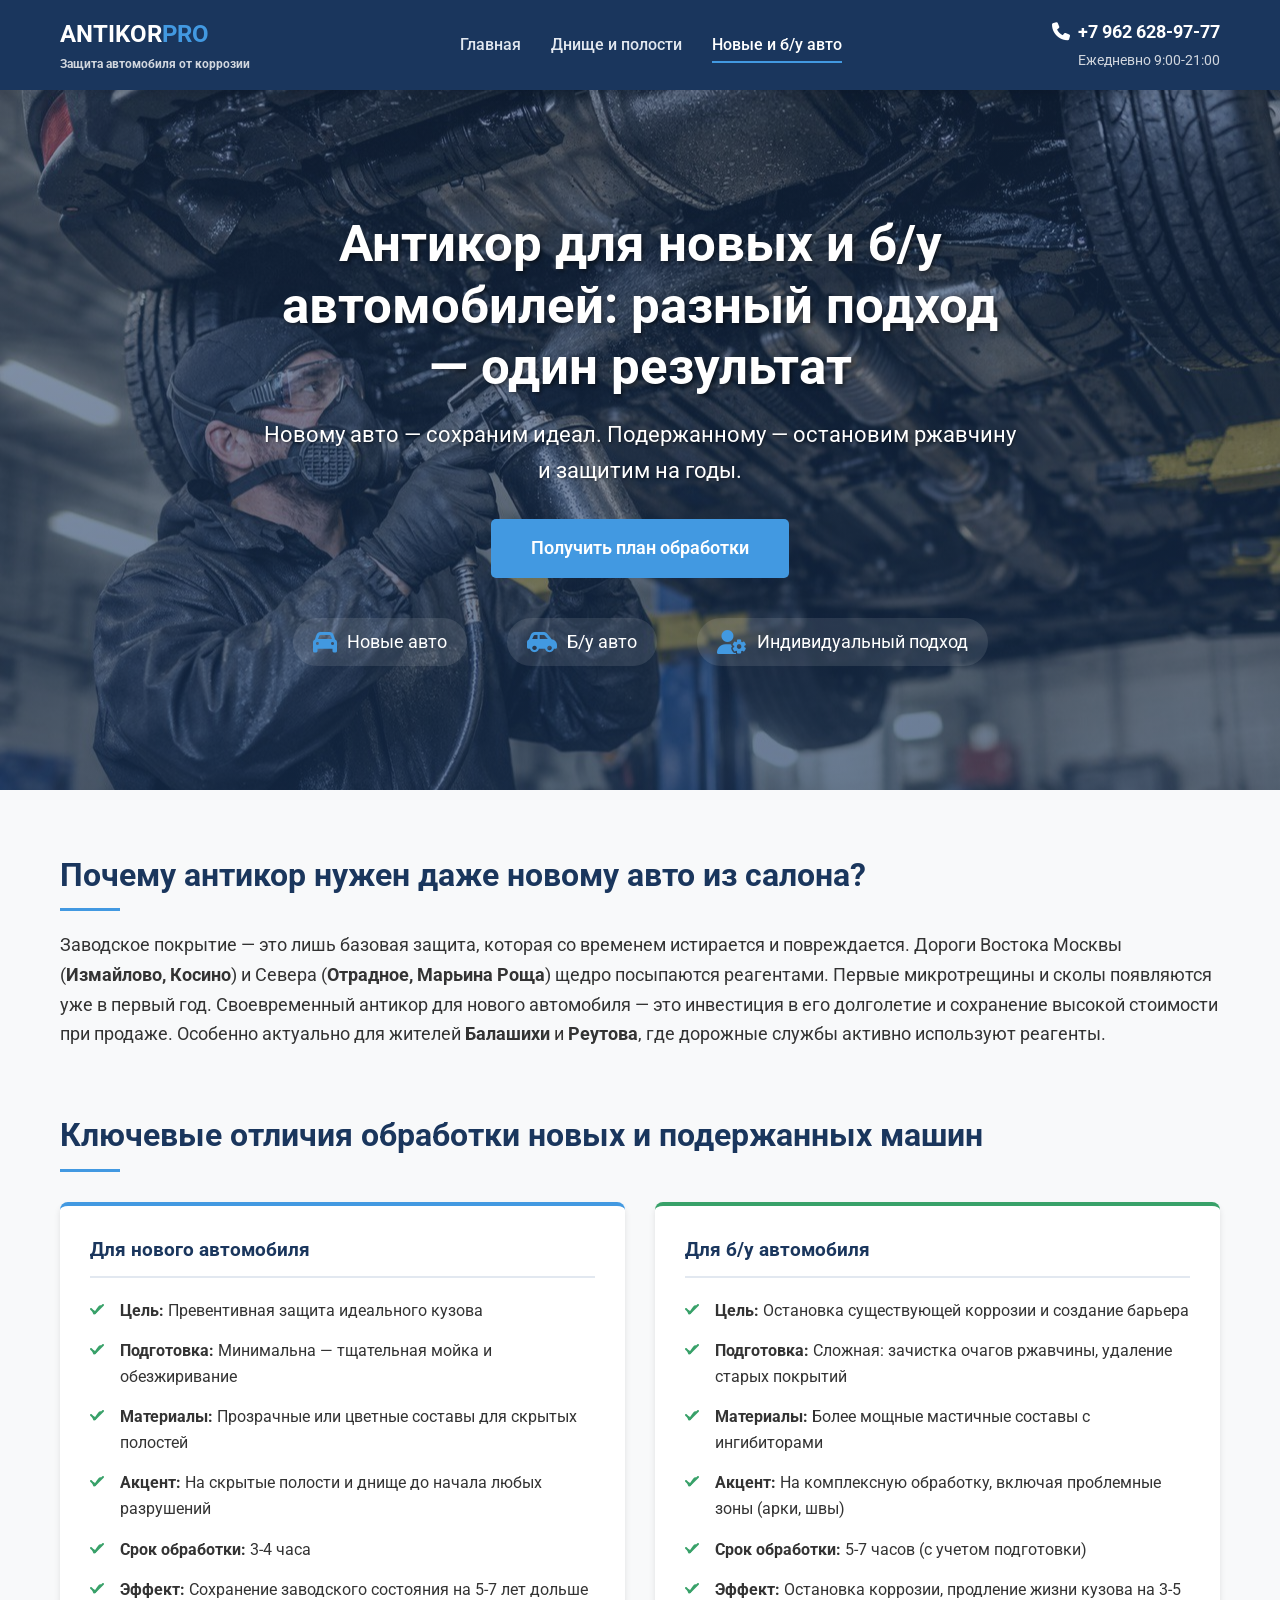
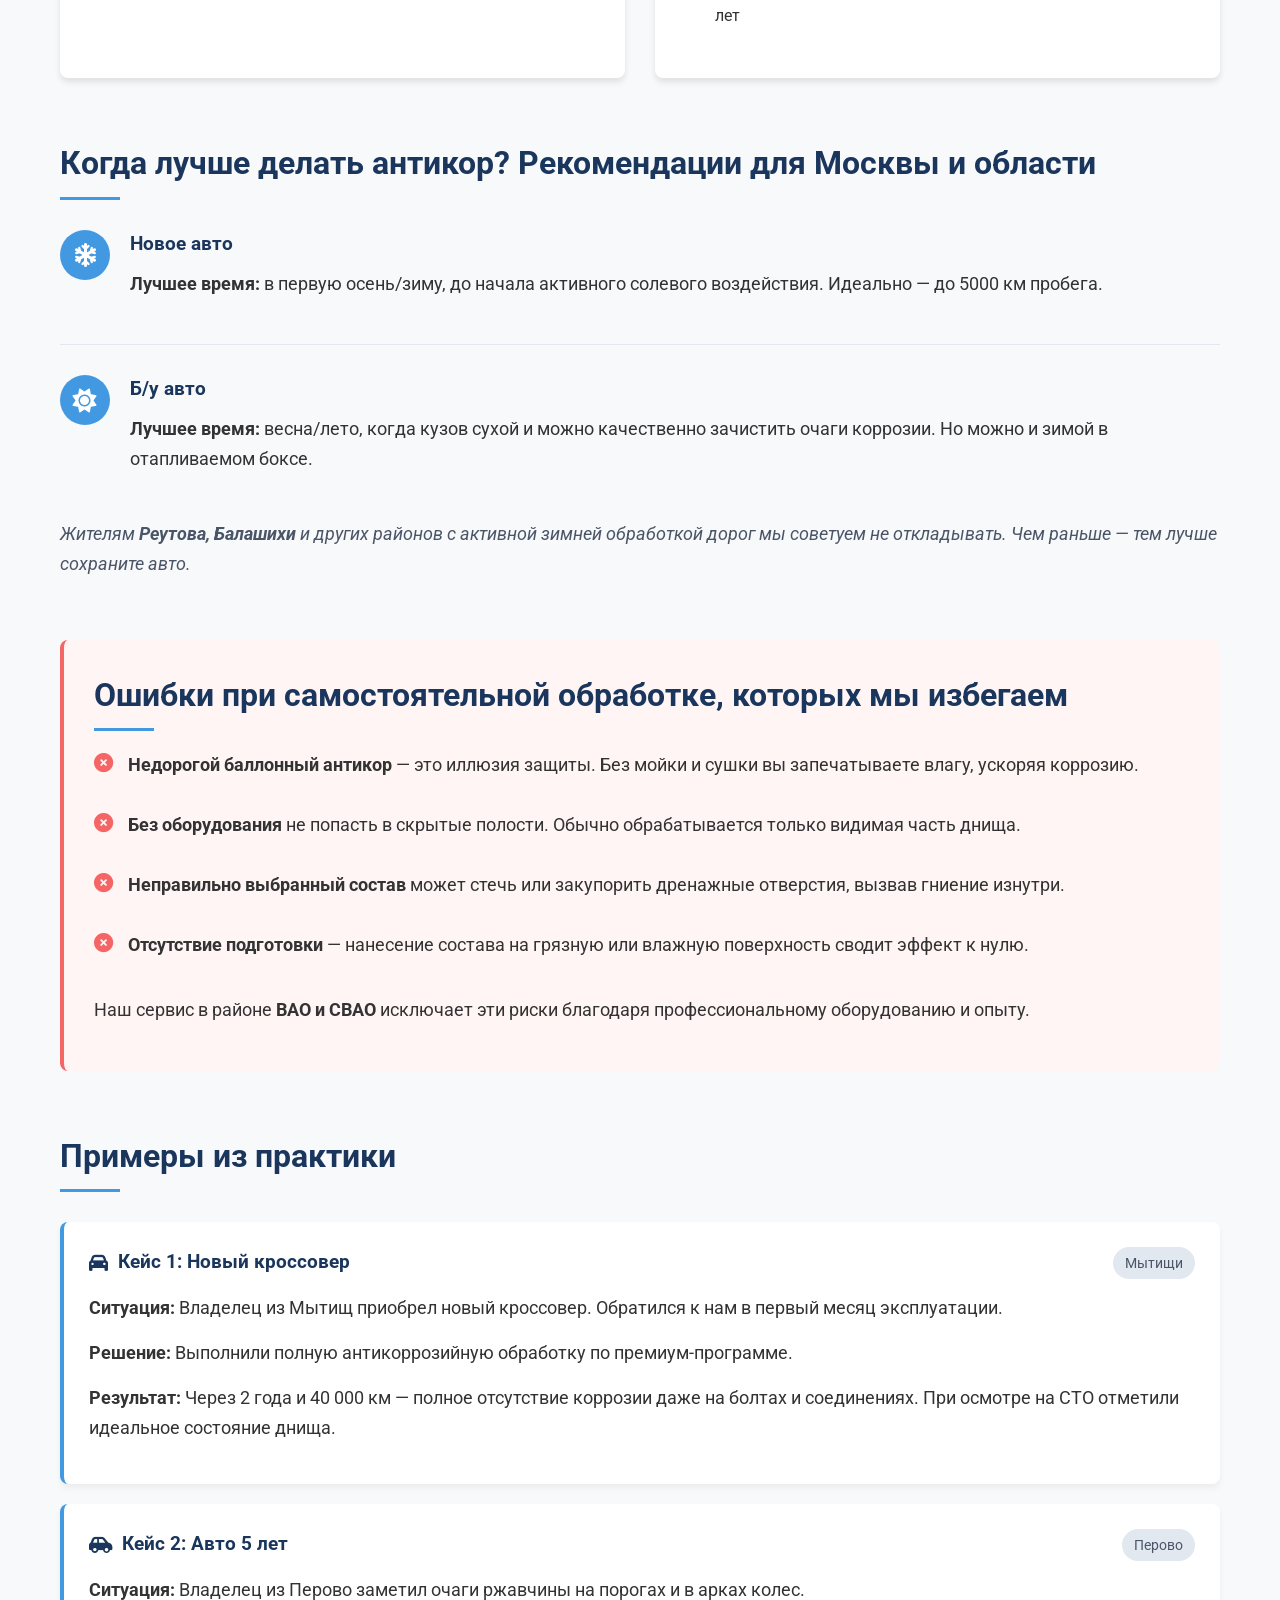
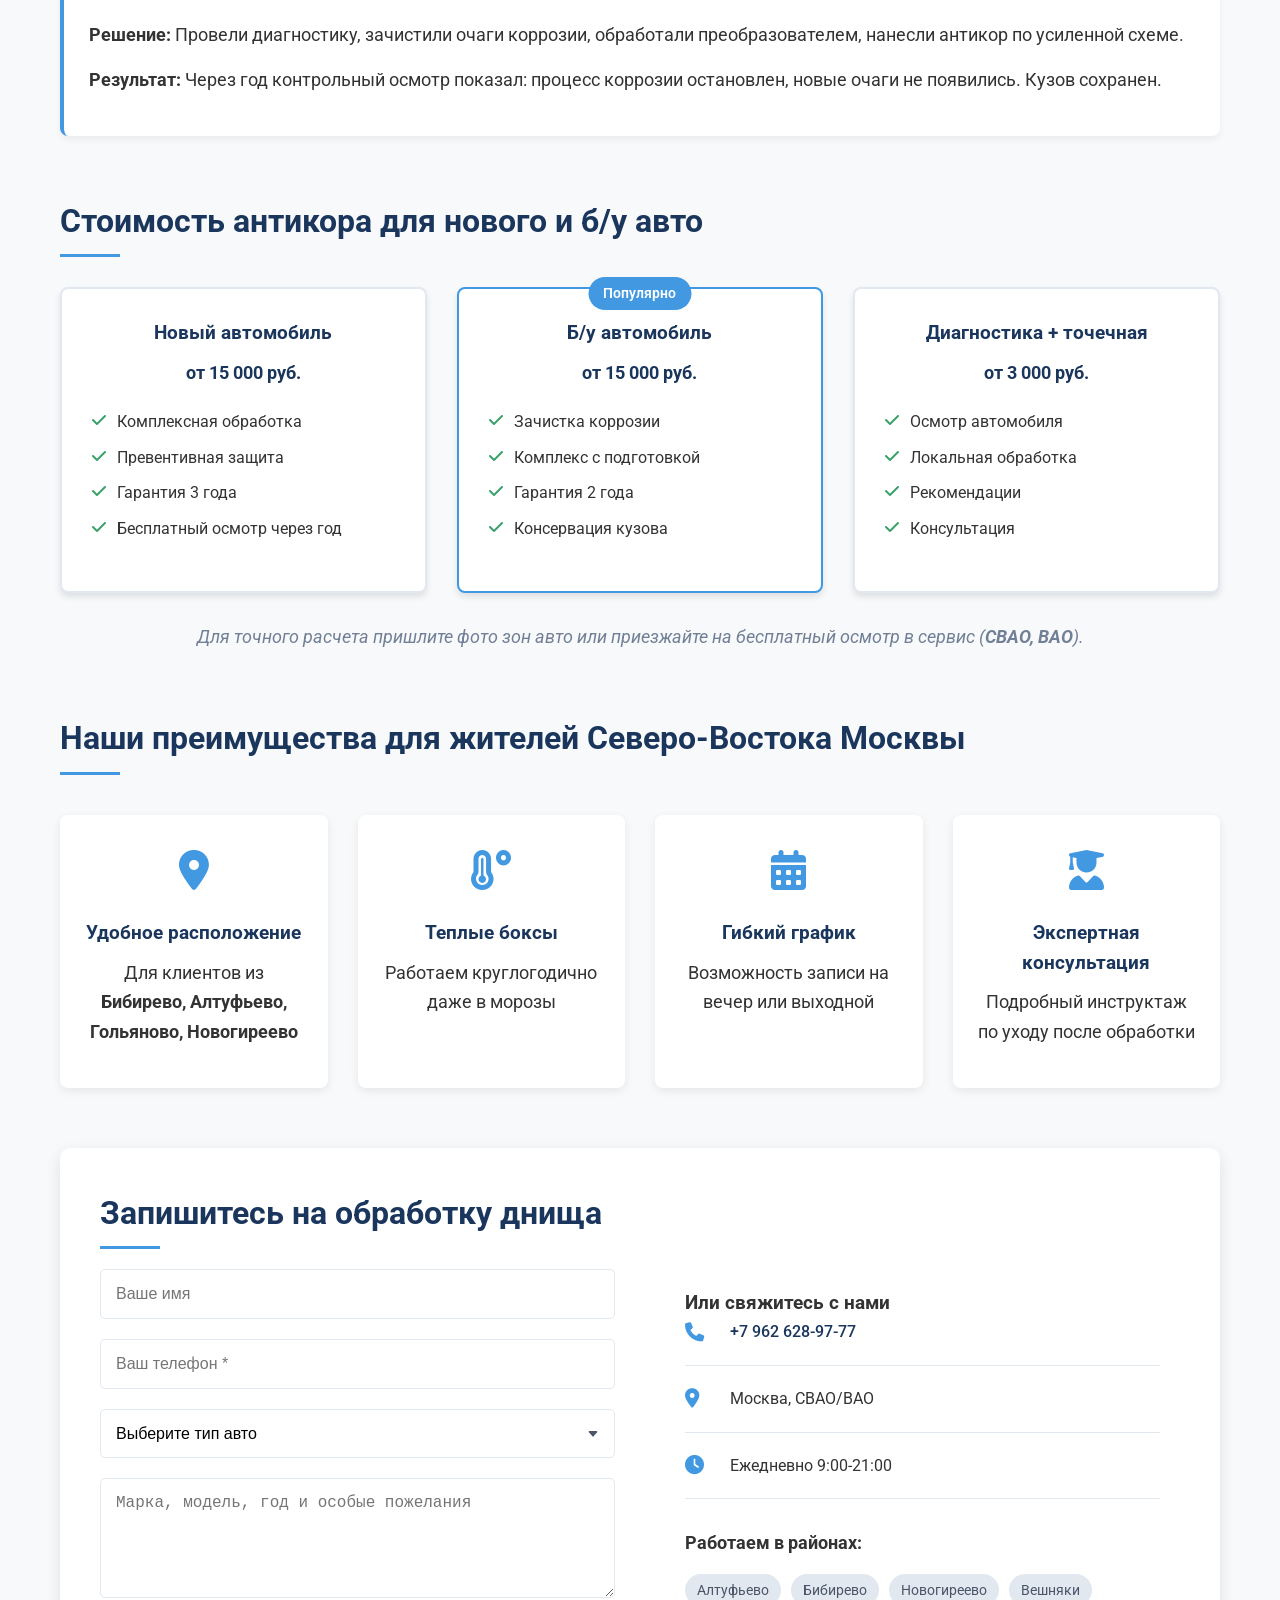
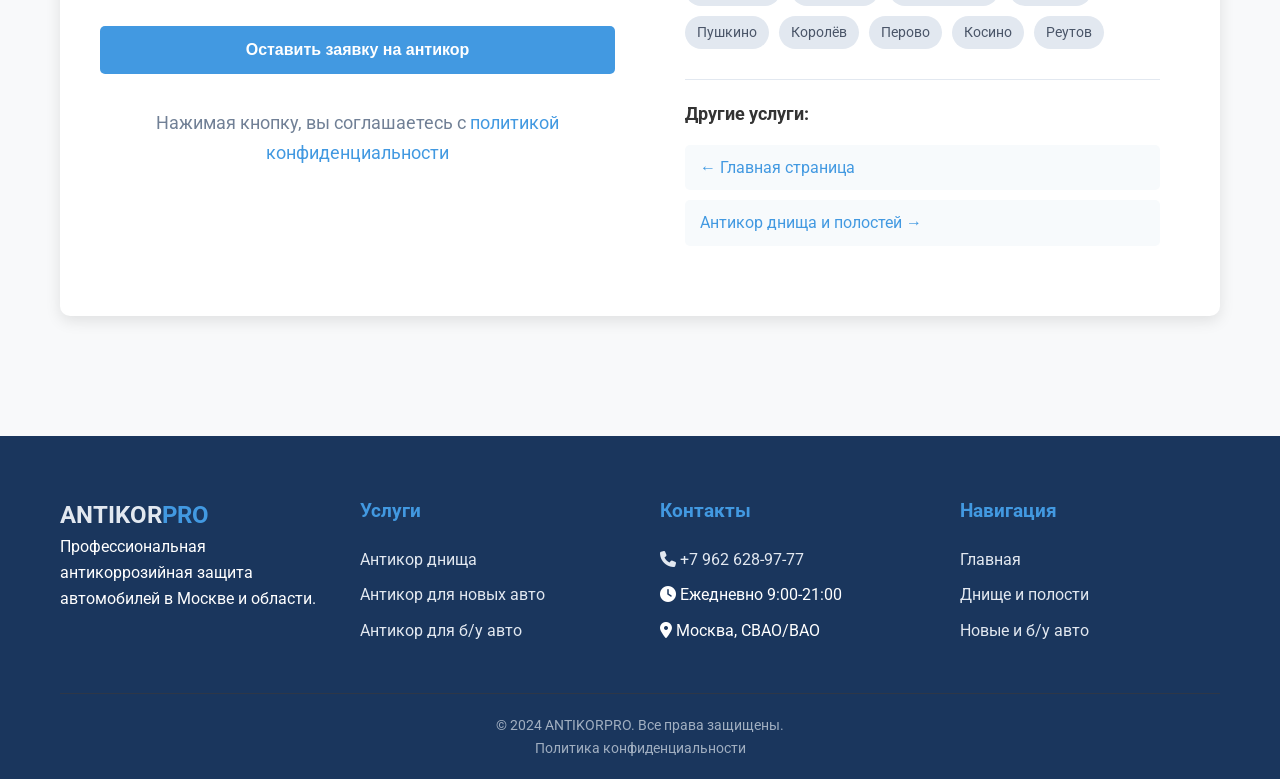
<file: antikor-novye-bu-avto.html>
<!DOCTYPE html>
<html lang="ru">
<head>
    <meta charset="UTF-8">
    <meta name="viewport" content="width=device-width, initial-scale=1.0">
    <title>Антикор для нового и б/у автомобиля в Москве | Разная обработка для новой и поддержанной машины</title>
    <meta name="description" content="Отличия в антикоррозийной обработке для новых и б/у автомобилей. Защита с нуля или остановка коррозии. Ошибки самостоятельной обработки. Цены. Сервисы в Алтуфьево, Бибирево, Новогиреево, Вешняках.">
    <!-- Schema.org микроразметка -->
<script type="application/ld+json">
{
  "@context": "https://schema.org",
  "@type": "Service",
  "name": "Антикор для новых и б/у автомобилей",
  "description": "Профессиональная антикоррозийная обработка для новых и подержанных автомобилей. Индивидуальный подход для каждого авто",
  "provider": {
    "@type": "AutoRepair",
    "name": "ANTIKORPRO",
    "telephone": "+79626289777",
    "address": {
      "@type": "PostalAddress",
      "addressLocality": "Москва",
      "addressRegion": "Москва",
      "addressCountry": "RU"
    }
  },
  "serviceType": "Антикоррозийная обработка",
  "offers": [
    {
      "@type": "Offer",
      "name": "Антикор для нового автомобиля",
      "price": "12000",
      "priceCurrency": "RUB",
      "availability": "https://schema.org/InStock",
      "description": "Комплексная превентивная защита для новых автомобилей"
    },
    {
      "@type": "Offer",
      "name": "Антикор для б/у автомобиля",
      "price": "15000",
      "priceCurrency": "RUB",
      "availability": "https://schema.org/InStock",
      "description": "Обработка с зачисткой коррозии для подержанных автомобилей"
    }
  ],
  "areaServed": [
    "Москва, СВАО",
    "Москва, ВАО",
    "Балашиха",
    "Реутов",
    "Мытищи"
  ],
  "url": "https://antikor-msk.ru/antikor-novye-bu-avto.html"
}
</script>

<!-- Breadcrumb разметка -->
<script type="application/ld+json">
{
  "@context": "https://schema.org",
  "@type": "BreadcrumbList",
  "itemListElement": [
    {
      "@type": "ListItem",
      "position": 1,
      "name": "Главная",
      "item": "https://antikor-msk.ru/"
    },
    {
      "@type": "ListItem",
      "position": 2,
      "name": "Антикор для новых и б/у авто",
      "item": "https://antikor-msk.ru/antikor-novye-bu-avto.html"
    }
  ]
}
</script>

<!-- Product разметка (для услуг) -->
<script type="application/ld+json">
{
  "@context": "https://schema.org/",
  "@type": "Product",
  "name": "Антикоррозийная обработка автомобиля",
  "description": "Профессиональная защита кузова автомобиля от коррозии, реагентов и влаги",
  "brand": {
    "@type": "Brand",
    "name": "ANTIKORPRO"
  },
  "offers": {
    "@type": "AggregateOffer",
    "offerCount": "3",
    "lowPrice": "3000",
    "highPrice": "19900",
    "priceCurrency": "RUB",
    "offers": [
      {
        "@type": "Offer",
        "name": "Диагностика + точечная обработка",
        "price": "3000",
        "priceCurrency": "RUB"
      },
      {
        "@type": "Offer",
        "name": "Антикор для нового авто",
        "price": "12000",
        "priceCurrency": "RUB"
      },
      {
        "@type": "Offer",
        "name": "Антикор для б/у авто",
        "price": "15000",
        "priceCurrency": "RUB"
      }
    ]
  }
}
</script>
    <link rel="stylesheet" href="style.css">
    <link rel="preconnect" href="https://fonts.googleapis.com">
    <link rel="preconnect" href="https://fonts.gstatic.com" crossorigin>
    <link href="https://fonts.googleapis.com/css2?family=Roboto:wght@300;400;500;700&display=swap" rel="stylesheet">
    <link rel="stylesheet" href="https://cdnjs.cloudflare.com/ajax/libs/font-awesome/6.4.0/css/all.min.css">
</head>
<body>
    <!-- Header -->
    <header class="header">
        <div class="container">
            <div class="header-content">
                <div class="logo">
                    <a href="index.html">ANTIKOR<span>PRO</span></a>
                    <p class="logo-subtitle">Защита автомобиля от коррозии</p>
                </div>
                <nav class="nav desktop-nav">
                    <a href="index.html" class="nav-link">Главная</a>
                    <a href="antikor-dnishche-skrytye-polosti.html" class="nav-link">Днище и полости</a>
                    <a href="antikor-novye-bu-avto.html" class="nav-link active">Новые и б/у авто</a>
                </nav>
                <div class="header-contacts">
                    <a href="tel:+79626289777" class="phone-link">
                        <i class="fas fa-phone"></i>
                        +7 962 628-97-77
                    </a>
                    <p class="work-hours">Ежедневно 9:00-21:00</p>
                </div>
                <button class="mobile-menu-btn" aria-label="Открыть меню">
                    <i class="fas fa-bars"></i>
                </button>
            </div>
        </div>
        
        <!-- Мобильное меню -->
        <div class="mobile-menu">
            <nav class="mobile-nav">
                <a href="index.html" class="mobile-nav-link">Главная</a>
                <a href="antikor-dnishche-skrytye-polosti.html" class="mobile-nav-link">Днище и полости</a>
                <a href="antikor-novye-bu-avto.html" class="mobile-nav-link active">Новые и б/у авто</a>
                <div class="mobile-contacts">
                    <a href="tel:+79626289777" class="mobile-phone-link">
                        <i class="fas fa-phone"></i>
                        +7 962 628-97-77
                    </a>
                    <p class="mobile-work-hours">Ежедневно 9:00-21:00</p>
                </div>
            </nav>
        </div>
    </header>

    <!-- Hero Section -->
    <section class="hero hero-newused">
        <div class="container">
            <div class="hero-content">
                <h1>Антикор для новых и б/у автомобилей: разный подход — один результат</h1>
                <p class="hero-subtitle">Новому авто — сохраним идеал. Подержанному — остановим ржавчину и защитим на годы.</p>
                <a href="#form" class="btn btn-primary btn-large">Получить план обработки</a>
                <div class="hero-features">
                    <div class="feature">
                        <i class="fas fa-car"></i>
                        <span>Новые авто</span>
                    </div>
                    <div class="feature">
                        <i class="fas fa-car-side"></i>
                        <span>Б/у авто</span>
                    </div>
                    <div class="feature">
                        <i class="fas fa-user-cog"></i>
                        <span>Индивидуальный подход</span>
                    </div>
                </div>
            </div>
        </div>
    </section>

    <!-- Main Content -->
    <main class="main-content">
        <div class="container">
            <!-- Почему антикор новому -->
            <section class="content-section">
                <h2>Почему антикор нужен даже новому авто из салона?</h2>
                <p>Заводское покрытие — это лишь базовая защита, которая со временем истирается и повреждается. Дороги Востока Москвы (<strong>Измайлово, Косино</strong>) и Севера (<strong>Отрадное, Марьина Роща</strong>) щедро посыпаются реагентами. Первые микротрещины и сколы появляются уже в первый год. Своевременный антикор для нового автомобиля — это инвестиция в его долголетие и сохранение высокой стоимости при продаже. Особенно актуально для жителей <strong>Балашихи</strong> и <strong>Реутова</strong>, где дорожные службы активно используют реагенты.</p>
            </section>

            <!-- Отличия обработки -->
            <section class="content-section">
                <h2>Ключевые отличия обработки новых и подержанных машин</h2>
                <div class="compare-table">
                    <div class="compare-column new-car">
                        <h3>Для нового автомобиля</h3>
                        <ul class="checklist">
                            <li><i class="fas fa-check"></i> <strong>Цель:</strong> Превентивная защита идеального кузова</li>
                            <li><i class="fas fa-check"></i> <strong>Подготовка:</strong> Минимальна — тщательная мойка и обезжиривание</li>
                            <li><i class="fas fa-check"></i> <strong>Материалы:</strong> Прозрачные или цветные составы для скрытых полостей</li>
                            <li><i class="fas fa-check"></i> <strong>Акцент:</strong> На скрытые полости и днище до начала любых разрушений</li>
                            <li><i class="fas fa-check"></i> <strong>Срок обработки:</strong> 3-4 часа</li>
                            <li><i class="fas fa-check"></i> <strong>Эффект:</strong> Сохранение заводского состояния на 5-7 лет дольше</li>
                        </ul>
                    </div>
                    <div class="compare-column used-car">
                        <h3>Для б/у автомобиля</h3>
                        <ul class="checklist">
                            <li><i class="fas fa-check"></i> <strong>Цель:</strong> Остановка существующей коррозии и создание барьера</li>
                            <li><i class="fas fa-check"></i> <strong>Подготовка:</strong> Сложная: зачистка очагов ржавчины, удаление старых покрытий</li>
                            <li><i class="fas fa-check"></i> <strong>Материалы:</strong> Более мощные мастичные составы с ингибиторами</li>
                            <li><i class="fas fa-check"></i> <strong>Акцент:</strong> На комплексную обработку, включая проблемные зоны (арки, швы)</li>
                            <li><i class="fas fa-check"></i> <strong>Срок обработки:</strong> 5-7 часов (с учетом подготовки)</li>
                            <li><i class="fas fa-check"></i> <strong>Эффект:</strong> Остановка коррозии, продление жизни кузова на 3-5 лет</li>
                        </ul>
                    </div>
                </div>
            </section>

            <!-- Когда лучше делать -->
            <section class="content-section">
                <h2>Когда лучше делать антикор? Рекомендации для Москвы и области</h2>
                <div class="timeline">
                    <div class="timeline-item">
                        <div class="timeline-icon">
                            <i class="fas fa-snowflake"></i>
                        </div>
                        <div class="timeline-content">
                            <h3>Новое авто</h3>
                            <p><strong>Лучшее время:</strong> в первую осень/зиму, до начала активного солевого воздействия. Идеально — до 5000 км пробега.</p>
                        </div>
                    </div>
                    <div class="timeline-item">
                        <div class="timeline-icon">
                            <i class="fas fa-sun"></i>
                        </div>
                        <div class="timeline-content">
                            <h3>Б/у авто</h3>
                            <p><strong>Лучшее время:</strong> весна/лето, когда кузов сухой и можно качественно зачистить очаги коррозии. Но можно и зимой в отапливаемом боксе.</p>
                        </div>
                    </div>
                </div>
                <p class="geo-text">Жителям <strong>Реутова, Балашихи</strong> и других районов с активной зимней обработкой дорог мы советуем не откладывать. Чем раньше — тем лучше сохраните авто.</p>
            </section>

            <!-- Ошибки -->
            <section class="content-section warning-section">
                <h2>Ошибки при самостоятельной обработке, которых мы избегаем</h2>
                <div class="warnings">
                    <div class="warning">
                        <i class="fas fa-times-circle"></i>
                        <p><strong>Недорогой баллонный антикор</strong> — это иллюзия защиты. Без мойки и сушки вы запечатываете влагу, ускоряя коррозию.</p>
                    </div>
                    <div class="warning">
                        <i class="fas fa-times-circle"></i>
                        <p><strong>Без оборудования</strong> не попасть в скрытые полости. Обычно обрабатывается только видимая часть днища.</p>
                    </div>
                    <div class="warning">
                        <i class="fas fa-times-circle"></i>
                        <p><strong>Неправильно выбранный состав</strong> может стечь или закупорить дренажные отверстия, вызвав гниение изнутри.</p>
                    </div>
                    <div class="warning">
                        <i class="fas fa-times-circle"></i>
                        <p><strong>Отсутствие подготовки</strong> — нанесение состава на грязную или влажную поверхность сводит эффект к нулю.</p>
                    </div>
                </div>
                <p>Наш сервис в районе <strong>ВАО и СВАО</strong> исключает эти риски благодаря профессиональному оборудованию и опыту.</p>
            </section>

            <!-- Кейсы -->
            <section class="content-section">
                <h2>Примеры из практики</h2>
                <div class="case-studies">
                    <div class="case-study">
                        <div class="case-header">
                            <h3><i class="fas fa-car"></i> Кейс 1: Новый кроссовер</h3>
                            <span class="case-location">Мытищи</span>
                        </div>
                        <p><strong>Ситуация:</strong> Владелец из Мытищ приобрел новый кроссовер. Обратился к нам в первый месяц эксплуатации.</p>
                        <p><strong>Решение:</strong> Выполнили полную антикоррозийную обработку по премиум-программе.</p>
                        <p><strong>Результат:</strong> Через 2 года и 40 000 км — полное отсутствие коррозии даже на болтах и соединениях. При осмотре на СТО отметили идеальное состояние днища.</p>
                    </div>
                    <div class="case-study">
                        <div class="case-header">
                            <h3><i class="fas fa-car-side"></i> Кейс 2: Авто 5 лет</h3>
                            <span class="case-location">Перово</span>
                        </div>
                        <p><strong>Ситуация:</strong> Владелец из Перово заметил очаги ржавчины на порогах и в арках колес.</p>
                        <p><strong>Решение:</strong> Провели диагностику, зачистили очаги коррозии, обработали преобразователем, нанесли антикор по усиленной схеме.</p>
                        <p><strong>Результат:</strong> Через год контрольный осмотр показал: процесс коррозии остановлен, новые очаги не появились. Кузов сохранен.</p>
                    </div>
                </div>
            </section>

            <!-- Цены -->
            <section class="content-section">
                <h2>Стоимость антикора для нового и б/у авто</h2>
                <div class="price-cards">
                    <div class="price-card">
                        <div class="price-header">
                            <h3>Новый автомобиль</h3>
                            <p class="price">от 15 000 руб.</p>
                        </div>
                        <ul class="price-features">
                            <li><i class="fas fa-check"></i> Комплексная обработка</li>
                            <li><i class="fas fa-check"></i> Превентивная защита</li>
                            <li><i class="fas fa-check"></i> Гарантия 3 года</li>
                            <li><i class="fas fa-check"></i> Бесплатный осмотр через год</li>
                        </ul>
                    </div>
                    <div class="price-card recommended">
                        <div class="price-badge">Популярно</div>
                        <div class="price-header">
                            <h3>Б/у автомобиль</h3>
                            <p class="price">от 15 000 руб.</p>
                        </div>
                        <ul class="price-features">
                            <li><i class="fas fa-check"></i> Зачистка коррозии</li>
                            <li><i class="fas fa-check"></i> Комплекс с подготовкой</li>
                            <li><i class="fas fa-check"></i> Гарантия 2 года</li>
                            <li><i class="fas fa-check"></i> Консервация кузова</li>
                        </ul>
                    </div>
                    <div class="price-card">
                        <div class="price-header">
                            <h3>Диагностика + точечная</h3>
                            <p class="price">от 3 000 руб.</p>
                        </div>
                        <ul class="price-features">
                            <li><i class="fas fa-check"></i> Осмотр автомобиля</li>
                            <li><i class="fas fa-check"></i> Локальная обработка</li>
                            <li><i class="fas fa-check"></i> Рекомендации</li>
                            <li><i class="fas fa-check"></i> Консультация</li>
                        </ul>
                    </div>
                </div>
                <p class="price-note"><em>Для точного расчета пришлите фото зон авто или приезжайте на бесплатный осмотр в сервис (<strong>СВАО, ВАО</strong>).</em></p>
            </section>

            <!-- Преимущества -->
            <section class="content-section advantages-section">
                <h2>Наши преимущества для жителей Северо-Востока Москвы</h2>
                <div class="advantages-grid">
                    <div class="advantage">
                        <div class="advantage-icon">
                            <i class="fas fa-map-marker-alt"></i>
                        </div>
                        <h3>Удобное расположение</h3>
                        <p>Для клиентов из <strong>Бибирево, Алтуфьево, Гольяново, Новогиреево</strong></p>
                    </div>
                    <div class="advantage">
                        <div class="advantage-icon">
                            <i class="fas fa-temperature-high"></i>
                        </div>
                        <h3>Теплые боксы</h3>
                        <p>Работаем круглогодично даже в морозы</p>
                    </div>
                    <div class="advantage">
                        <div class="advantage-icon">
                            <i class="fas fa-calendar-alt"></i>
                        </div>
                        <h3>Гибкий график</h3>
                        <p>Возможность записи на вечер или выходной</p>
                    </div>
                    <div class="advantage">
                        <div class="advantage-icon">
                            <i class="fas fa-user-graduate"></i>
                        </div>
                        <h3>Экспертная консультация</h3>
                        <p>Подробный инструктаж по уходу после обработки</p>
                    </div>
                </div>
            </section>

            <!-- Форма -->
            <section id="form" class="content-section form-section">
                <h2>Запишитесь на обработку днища</h2>
                <div class="form-wrapper">
                    <form id="mainForm" class="contact-form">
                        <div class="form-group">
                            <input type="text" id="name" name="name" placeholder="Ваше имя" required>
                        </div>
                        <div class="form-group">
                            <input type="tel" id="phone" name="phone" placeholder="Ваш телефон *" required>
                        </div>
                        <div class="form-group">
                            <select id="carType" name="car_type">
                                <option value="">Выберите тип авто</option>
                                <option value="sedan">Легковой (седан/хэтчбек)</option>
                                <option value="suv">Внедорожник/кроссовер</option>
                                <option value="commercial">Коммерческий транспорт</option>
                            </select>
                        </div>
                        <div class="form-group">
                            <textarea id="message" name="message" placeholder="Марка, модель, год и особые пожелания"></textarea>
                        </div>
                        <button type="submit" class="btn btn-primary btn-block">Оставить заявку на антикор</button>
                        <p class="form-note">Нажимая кнопку, вы соглашаетесь с <a href="#">политикой конфиденциальности</a></p>
                    </form>
                    <div class="contact-info">
                        <h3>Или свяжитесь с нами</h3>
                        <div class="contact-item">
                            <i class="fas fa-phone"></i>
                            <a href="tel:+79626289777">+7 962 628-97-77</a>
                        </div>
                        <div class="contact-item">
                            <i class="fas fa-map-marker-alt"></i>
                            <span>Москва, СВАО/ВАО</span>
                        </div>
                        <div class="contact-item">
                            <i class="fas fa-clock"></i>
                            <span>Ежедневно 9:00-21:00</span>
                        </div>
                        <div class="geo-list">
                            <p><strong>Работаем в районах:</strong></p>
                            <div class="geo-tags">
                                <span>Алтуфьево</span>
                                <span>Бибирево</span>
                                <span>Новогиреево</span>
                                <span>Вешняки</span>
                                <span>Пушкино</span>
                                <span>Королёв</span>
                                <span>Перово</span>
                                <span>Косино</span>
                                <span>Реутов</span>
                            </div>
                        </div>
                        <div class="navigation-links">
                            <p><strong>Другие услуги:</strong></p>
                            <a href="index.html" class="nav-page-link">← Главная страница</a>
                            <a href="antikor-dnishche-skrytye-polosti.html" class="nav-page-link">Антикор днища и полостей →</a>
                        </div>
                    </div>
                </div>
            </section>
        </div>
    </main>

    <!-- Footer -->
    <footer class="footer">
        <div class="container">
            <div class="footer-content">
                <div class="footer-section">
                    <div class="logo">
                        <a href="index.html">ANTIKOR<span>PRO</span></a>
                    </div>
                    <p>Профессиональная антикоррозийная защита автомобилей в Москве и области.</p>
                </div>
                <div class="footer-section">
                    <h4>Услуги</h4>
                    <ul>
                        <li><a href="antikor-dnishche-skrytye-polosti.html">Антикор днища</a></li>
                        <li><a href="antikor-novye-bu-avto.html" class="active">Антикор для новых авто</a></li>
                        <li><a href="antikor-novye-bu-avto.html">Антикор для б/у авто</a></li>
                    </ul>
                </div>
                <div class="footer-section">
                    <h4>Контакты</h4>
                    <ul>
                        <li><a href="tel:+79626289777"><i class="fas fa-phone"></i> +7 962 628-97-77</a></li>
                        <li><i class="fas fa-clock"></i> Ежедневно 9:00-21:00</li>
                        <li><i class="fas fa-map-marker-alt"></i> Москва, СВАО/ВАО</li>
                    </ul>
                </div>
                <div class="footer-section">
                    <h4>Навигация</h4>
                    <ul>
                        <li><a href="index.html">Главная</a></li>
                        <li><a href="antikor-dnishche-skrytye-polosti.html">Днище и полости</a></li>
                        <li><a href="antikor-novye-bu-avto.html">Новые и б/у авто</a></li>
                    </ul>
                </div>
            </div>
            <div class="footer-bottom">
                <p>&copy; 2024 ANTIKORPRO. Все права защищены.</p>
                <p><a href="#">Политика конфиденциальности</a></p>
            </div>
        </div>
        <!-- Структурированные данные для отзывов -->
<div style="display:none;" itemscope itemtype="https://schema.org/Review">
  <div itemprop="itemReviewed" itemscope itemtype="https://schema.org/AutoRepair">
    <meta itemprop="name" content="ANTIKORPRO">
  </div>
  <span itemprop="reviewRating" itemscope itemtype="https://schema.org/Rating">
    <meta itemprop="ratingValue" content="5">
    <meta itemprop="bestRating" content="5">
  </span>
  <span itemprop="author" itemscope itemtype="https://schema.org/Person">
    <meta itemprop="name" content="Андрей">
  </span>
  <span itemprop="datePublished" content="2024-01-15">15 января 2024</span>
  <div itemprop="reviewBody">Отличный сервис! Сделали антикор на новой машине, всё качественно. Рекомендую!</div>
</div>

<div style="display:none;" itemscope itemtype="https://schema.org/Review">
  <div itemprop="itemReviewed" itemscope itemtype="https://schema.org/AutoRepair">
    <meta itemprop="name" content="ANTIKORPRO">
  </div>
  <span itemprop="reviewRating" itemscope itemtype="https://schema.org/Rating">
    <meta itemprop="ratingValue" content="5">
    <meta itemprop="bestRating" content="5">
  </span>
  <span itemprop="author" itemscope itemtype="https://schema.org/Person">
    <meta itemprop="name" content="Сергей">
  </span>
  <span itemprop="datePublished" content="2024-02-20">20 февраля 2024</span>
  <div itemprop="reviewBody">Останавливали коррозию на 5-летнем авто. Результат отличный, ржавчина не прогрессирует.</div>
</div>

<!-- Контактная информация -->
<div style="display:none;" itemscope itemtype="https://schema.org/AutoRepair">
  <span itemprop="name">ANTIKORPRO</span>
  <div itemprop="address" itemscope itemtype="https://schema.org/PostalAddress">
    <span itemprop="addressLocality">Пушкино</span>,
    <span itemprop="addressRegion">Москва</span>
  </div>
  <span itemprop="telephone">+7 962 628-97-77</span>
  <span itemprop="openingHours" content="Mo-Su 09:00-21:00">Ежедневно 9:00-21:00</span>
</div>
    </footer>

    <!-- Success Modal -->
    <div id="successModal" class="modal">
        <div class="modal-content">
            <div class="modal-header">
                <h3>Заявка отправлена!</h3>
                <button class="close-modal">&times;</button>
            </div>
            <div class="modal-body">
                <i class="fas fa-check-circle success-icon"></i>
                <p>Спасибо за вашу заявку! Мы свяжемся с вами в течение 15 минут.</p>
                <p>Если это срочно, звоните: <a href="tel:+79626289777">+7 962 628-97-77</a></p>
            </div>
        </div>
    </div>

    <script src="script.js"></script>
</body>
</html>
</file>
<file: style.css>
/* Стили для фото-слайдера */
.photo-slider-section {
    background: linear-gradient(135deg, #f8fafc 0%, #edf2f7 100%);
    padding: 60px 0;
    position: relative;
    overflow: hidden;
}

.photo-slider-section::before {
    content: '';
    position: absolute;
    top: 0;
    left: 0;
    right: 0;
    height: 1px;
    background: linear-gradient(90deg, transparent, #4299e1, transparent);
}

.section-header {
    text-align: center;
    margin-bottom: 40px;
}

.section-header h2 {
    color: #1a365d;
    font-size: 2.2rem;
    margin-bottom: 10px;
    position: relative;
    display: inline-block;
}

.section-header h2::after {
    content: '';
    position: absolute;
    bottom: -5px;
    left: 50%;
    transform: translateX(-50%);
    width: 80px;
    height: 3px;
    background-color: #4299e1;
}

.section-subtitle {
    color: #4a5568;
    font-size: 1.1rem;
    max-width: 600px;
    margin: 0 auto;
}

.slider-container {
    position: relative;
    max-width: 1000px;
    margin: 0 auto;
}

.slider {
    position: relative;
    overflow: hidden;
    border-radius: 12px;
    box-shadow: 0 10px 30px rgba(0, 0, 0, 0.15);
    background: white;
}

.slider-track {
    display: flex;
    transition: transform 0.5s cubic-bezier(0.4, 0, 0.2, 1);
    height: 500px;
}

.slide {
    min-width: 100%;
    position: relative;
    display: flex;
    flex-direction: column;
}

.slide-image {
    flex: 1;
    overflow: hidden;
    position: relative;
}

.slide-image::before {
    content: '';
    position: absolute;
    top: 0;
    left: 0;
    right: 0;
    bottom: 0;
    background: linear-gradient(to bottom, transparent 70%, rgba(0, 0, 0, 0.3));
    z-index: 1;
}

.slide-image img {
    width: 100%;
    height: 100%;
    object-fit: cover;
    transition: transform 0.5s ease;
}

.slide:hover .slide-image img {
    transform: scale(1.05);
}

.slide-caption {
    background: rgba(255, 255, 255, 0.95);
    padding: 25px;
    position: relative;
    z-index: 2;
    backdrop-filter: blur(10px);
    border-top: 3px solid #4299e1;
}

.slide-caption h3 {
    color: #1a365d;
    font-size: 1.4rem;
    margin-bottom: 8px;
}

.slide-caption p {
    color: #4a5568;
    font-size: 1rem;
    margin: 0;
}

.slider-btn {
    position: absolute;
    top: 50%;
    transform: translateY(-50%);
    width: 50px;
    height: 50px;
    background: rgba(255, 255, 255, 0.9);
    border: none;
    border-radius: 50%;
    cursor: pointer;
    display: flex;
    align-items: center;
    justify-content: center;
    font-size: 1.2rem;
    color: #1a365d;
    transition: all 0.3s ease;
    z-index: 10;
    box-shadow: 0 4px 15px rgba(0, 0, 0, 0.1);
}

.slider-btn:hover {
    background: #4299e1;
    color: white;
    transform: translateY(-50%) scale(1.1);
}

.slider-btn:active {
    transform: translateY(-50%) scale(0.95);
}

.prev-btn {
    left: 20px;
}

.next-btn {
    right: 20px;
}

.slider-dots {
    position: absolute;
    bottom: 20px;
    left: 0;
    right: 0;
    display: flex;
    justify-content: center;
    gap: 10px;
    z-index: 10;
}

.dot {
    width: 12px;
    height: 12px;
    border-radius: 50%;
    background: rgba(255, 255, 255, 0.5);
    cursor: pointer;
    transition: all 0.3s ease;
    border: 2px solid transparent;
}

.dot:hover {
    background: rgba(255, 255, 255, 0.8);
    transform: scale(1.2);
}

.dot.active {
    background: #4299e1;
    transform: scale(1.2);
    border-color: white;
}

.slider-counter {
    position: absolute;
    bottom: 20px;
    right: 20px;
    background: rgba(0, 0, 0, 0.7);
    color: white;
    padding: 8px 16px;
    border-radius: 20px;
    font-size: 0.9rem;
    font-weight: 500;
    z-index: 10;
    backdrop-filter: blur(5px);
}

/* Анимации для слайдера */
@keyframes slideIn {
    from {
        opacity: 0;
        transform: translateX(30px);
    }
    to {
        opacity: 1;
        transform: translateX(0);
    }
}

.slide {
    animation: slideIn 0.5s ease-out;
}

/* Адаптивность слайдера */
@media (max-width: 1024px) {
    .slider-track {
        height: 450px;
    }
}

@media (max-width: 768px) {
    .photo-slider-section {
        padding: 40px 0;
    }
    
    .slider-track {
        height: 400px;
    }
    
    .slide-caption {
        padding: 20px;
    }
    
    .slide-caption h3 {
        font-size: 1.2rem;
    }
    
    .slider-btn {
        width: 40px;
        height: 40px;
        font-size: 1rem;
    }
    
    .prev-btn {
        left: 10px;
    }
    
    .next-btn {
        right: 10px;
    }
}

@media (max-width: 576px) {
    .slider-track {
        height: 350px;
    }
    
    .section-header h2 {
        font-size: 1.8rem;
    }
    
    .section-subtitle {
        font-size: 1rem;
    }
    
    .slide-caption {
        padding: 15px;
    }
    
    .slide-caption h3 {
        font-size: 1.1rem;
    }
    
    .slider-dots {
        bottom: 10px;
    }
    
    .slider-counter {
        bottom: 10px;
        right: 10px;
        padding: 6px 12px;
        font-size: 0.8rem;
    }
}

@media (max-width: 480px) {
    .slider-track {
        height: 300px;
    }
    
    .slide-caption h3 {
        font-size: 1rem;
    }
    
    .slide-caption p {
        font-size: 0.9rem;
    }
}

/* Остальные существующие стили остаются без изменений */
/* Reset и базовые стили */
* {
    margin: 0;
    padding: 0;
    box-sizing: border-box;
}

body {
    font-family: 'Roboto', sans-serif;
    line-height: 1.6;
    color: #333;
    background-color: #f8f9fa;
}

.container {
    max-width: 1200px;
    margin: 0 auto;
    padding: 0 20px;
}

/* Header */
.btn-loading {
    position: relative;
    pointer-events: none;
    opacity: 0.8;
}

.btn-loading::after {
    content: '';
    position: absolute;
    width: 20px;
    height: 20px;
    border: 2px solid rgba(255, 255, 255, 0.3);
    border-radius: 50%;
    border-top-color: white;
    animation: spin 10s linear infinite;
    top: 50%;
    left: 50%;
    margin-left: -10px;
    margin-top: -10px;
}

@keyframes spin {
    to {
        transform: rotate(360deg);
    }
}

.header {
    background-color: #1a365d;
    color: white;
    padding: 15px 0;
    position: sticky;
    top: 0;
    z-index: 1000;
    box-shadow: 0 2px 10px rgba(0,0,0,0.1);
}

.header-content {
    display: flex;
    justify-content: space-between;
    align-items: center;
}

.logo {
    font-size: 24px;
    font-weight: 700;
}

.logo a {
    color: white;
    text-decoration: none;
}

.logo span {
    color: #4299e1;
}

.logo-subtitle {
    font-size: 12px;
    opacity: 0.8;
    margin-top: 2px;
}

.nav {
    display: flex;
    gap: 30px;
}

.nav-link {
    color: #e2e8f0;
    text-decoration: none;
    font-weight: 500;
    transition: color 0.3s;
    padding: 5px 0;
    position: relative;
}

.nav-link:hover,
.nav-link.active {
    color: white;
}

.nav-link.active::after {
    content: '';
    position: absolute;
    bottom: 0;
    left: 0;
    right: 0;
    height: 2px;
    background-color: #4299e1;
}

.header-contacts {
    text-align: right;
}

.phone-link {
    color: white;
    text-decoration: none;
    font-weight: 700;
    font-size: 18px;
    display: flex;
    align-items: center;
    gap: 8px;
}

.phone-link:hover {
    color: #4299e1;
}

.work-hours {
    font-size: 14px;
    opacity: 0.8;
    margin-top: 3px;
}

.mobile-menu-btn {
    display: none;
    background: none;
    border: none;
    color: white;
    font-size: 24px;
    cursor: pointer;
}

/* Hero Section - ОБЩИЕ СТИЛИ */
.hero {
    background-size: cover;
    background-position: center;
    background-repeat: no-repeat;
    color: white;
    padding: 100px 0;
    text-align: center;
    position: relative;
    min-height: 600px;
    display: flex;
    align-items: center;
}

/* Для мобильных убираем fixed background */
@media (max-width: 768px) {
    .hero {
        background-attachment: scroll;
        min-height: 500px;
        padding: 60px 0;
    }
}

/* Для всех hero-секций - базовые стили */
.hero {
    background-size: cover;
    background-position: center;
    background-repeat: no-repeat;
    color: white;
    padding: 100px 0;
    text-align: center;
    position: relative;
    min-height: 600px;
    display: flex;
    align-items: center;
}

/* Для главной страницы */
.hero-index {
    background: 
        linear-gradient(rgba(39, 55, 78, 0.5), rgba(54, 65, 80, 0.65)),
        url('images/hero-main.jpg') center/cover no-repeat;
}

/* Для страницы днища */
.hero-dnishche {
    background: 
        linear-gradient(rgba(26, 54, 93, 0.5), rgba(26, 54, 93, 0.65)),
        url('images/hero-underbody.jpg') center/cover no-repeat;
}

/* Для страницы новых/б/у авто */
.hero-newused {
    background: 
        linear-gradient(rgba(26, 54, 93, 0.5), rgba(26, 54, 93, 0.65)),
        url('images/hero-newused.jpg') center/cover no-repeat;
}

/* Стили для текста на hero-секции */
.hero-content {
    position: relative;
    z-index: 2;
    max-width: 800px;
    margin: 0 auto;
    padding: 20px;
}

.hero h1 {
    font-size: 2.8rem;
    margin-bottom: 20px;
    line-height: 1.2;
    text-shadow: 2px 2px 4px rgba(0, 0, 0, 0.5);
}

.hero-subtitle {
    font-size: 1.2rem;
    margin-bottom: 30px;
    opacity: 0.95;
    text-shadow: 1px 1px 3px rgba(0, 0, 0, 0.5);
}

.hero-features {
    display: flex;
    justify-content: center;
    gap: 40px;
    margin-top: 40px;
    flex-wrap: wrap;
}

.feature {
    display: flex;
    align-items: center;
    gap: 10px;
    font-size: 1.1rem;
    background: rgba(255, 255, 255, 0.1);
    padding: 10px 20px;
    border-radius: 30px;
    backdrop-filter: blur(5px);
}

.feature i {
    color: #4299e1;
    font-size: 1.5rem;
}

/* Адаптация для планшетов (768px - 992px) */
@media (max-width: 992px) {
    .hero {
        min-height: 500px;
        padding: 80px 0;
    }
    
    .hero h1 {
        font-size: 2.2rem;
    }
    
    .hero-subtitle {
        font-size: 1.1rem;
    }
    
    .hero-features {
        gap: 30px;
    }
    
    .feature {
        font-size: 1rem;
        padding: 8px 16px;
    }
}

/* Адаптация для мобильных устройств (до 768px) */
@media (max-width: 768px) {
    .hero {
        background-attachment: scroll; /* Убираем fixed для мобильных */
        min-height: 400px;
        padding: 60px 0;
        background-position: center top; /* Для мобильных центрируем по верху */
    }
    
    .hero h1 {
        font-size: 1.8rem;
        margin-bottom: 15px;
        text-shadow: 1px 1px 3px rgba(0, 0, 0, 0.7);
    }
    
    .hero-subtitle {
        font-size: 1rem;
        margin-bottom: 25px;
        text-shadow: 1px 1px 2px rgba(0, 0, 0, 0.6);
    }
    
    .hero-features {
        flex-direction: column;
        gap: 15px;
        margin-top: 30px;
    }
    
    .feature {
        justify-content: center;
        width: 100%;
        max-width: 250px;
        margin: 0 auto;
        padding: 10px 15px;
        font-size: 0.95rem;
    }
    
    .feature i {
        font-size: 1.2rem;
    }
    
    /* Увеличиваем прозрачность градиента для мобильных */
    .hero-index {
        background: 
            linear-gradient(rgba(39, 55, 78, 0.4), rgba(54, 65, 80, 0.55)),
            url('images/hero-main-mobile.jpg') center/cover no-repeat;
    }
    
    .hero-dnishche {
        background: 
            linear-gradient(rgba(26, 54, 93, 0.4), rgba(26, 54, 93, 0.55)),
            url('images/hero-underbody-mobile.jpg') center/cover no-repeat;
    }
    
    .hero-newused {
        background: 
            linear-gradient(rgba(26, 54, 93, 0.4), rgba(26, 54, 93, 0.55)),
            url('images/hero-newused-mobile.jpg') center/cover no-repeat;
    }
}

/* Адаптация для маленьких мобильных (до 480px) */
@media (max-width: 480px) {
    .hero {
        min-height: 350px;
        padding: 40px 0;
    }
    
    .hero h1 {
        font-size: 1.6rem;
        margin-bottom: 12px;
    }
    
    .hero-subtitle {
        font-size: 0.9rem;
        margin-bottom: 20px;
    }
    
    .hero-content {
        padding: 15px;
    }
    
    .hero-features {
        margin-top: 25px;
    }
    
    .feature {
        padding: 8px 12px;
        font-size: 0.9rem;
    }
    
    .feature i {
        font-size: 1.1rem;
    }
    
    /* Ещё больше прозрачности для очень маленьких экранов */
    .hero-index {
        background: 
            linear-gradient(rgba(39, 55, 78, 0.35), rgba(54, 65, 80, 0.5)),
            url('images/hero-main.jpg') center/cover no-repeat;
    }
    
    .hero-dnishche {
        background: 
            linear-gradient(rgba(26, 54, 93, 0.35), rgba(26, 54, 93, 0.5)),
            url('images/hero-underbody.jpg') center/cover no-repeat;
    }
    
    .hero-newused {
        background: 
            linear-gradient(rgba(26, 54, 93, 0.35), rgba(26, 54, 93, 0.5)),
            url('images/hero-newused.jpg') center/cover no-repeat;
    }
}

/* Адаптация для ландшафтной ориентации на мобильных */
@media (max-height: 500px) and (orientation: landscape) {
    .hero {
        min-height: 300px;
        padding: 30px 0;
    }
    
    .hero h1 {
        font-size: 1.5rem;
        margin-bottom: 10px;
    }
    
    .hero-subtitle {
        font-size: 0.85rem;
        margin-bottom: 15px;
    }
    
    .hero-features {
        flex-direction: row;
        gap: 10px;
        margin-top: 20px;
    }
    
    .feature {
        font-size: 0.8rem;
        padding: 5px 10px;
    }
}

/* Для высоких экранов (более 1200px) */
@media (min-width: 1200px) {
    .hero {
        min-height: 700px;
    }
    
    .hero h1 {
        font-size: 3.2rem;
    }
    
    .hero-subtitle {
        font-size: 1.4rem;
    }
}

/* Оптимизация для Retina-дисплеев */
@media (-webkit-min-device-pixel-ratio: 2), (min-resolution: 192dpi) {
    /* Здесь можно добавить Retina-версии изображений, если они есть */
    /* Пример: .hero-index { background-image: url('images/hero-main@2x.jpg'); } */
}

/* Улучшение читаемости на ярких изображениях */
@media (prefers-color-scheme: dark) {
    .hero h1,
    .hero-subtitle {
        text-shadow: 2px 2px 6px rgba(0, 0, 0, 0.8);
    }
}

/* Анимация для плавного появления */
@keyframes fadeInUp {
    from {
        opacity: 0;
        transform: translateY(30px);
    }
    to {
        opacity: 1;
        transform: translateY(0);
    }
}

.hero-content h1 {
    animation: fadeInUp 2s ease 2s both;
}

.hero-content .hero-subtitle {
    animation: fadeInUp 2s ease 2s both;
}

.hero-content .btn {
    animation: fadeInUp 2s ease 2s both;
}

.hero-features {
    animation: fadeInUp 2s ease 2s both;
}
/* Hero Content - СТИЛИ ДЛЯ ТЕКСТА НА ФОНЕ */
.hero-content {
    position: relative;
    z-index: 2;
    max-width: 800px;
    margin: 0 auto;
    padding: 20px;
}

.hero h1 {
    font-size: 2.8rem;
    margin-bottom: 20px;
    line-height: 1.2;
    text-shadow: 2px 2px 4px rgba(0, 0, 0, 0.5);
}

.hero-subtitle {
    font-size: 1.2rem;
    margin-bottom: 30px;
    opacity: 0.95;
    text-shadow: 1px 1px 3px rgba(0, 0, 0, 0.5);
}

.hero-features {
    display: flex;
    justify-content: center;
    gap: 40px;
    margin-top: 40px;
    flex-wrap: wrap;
}

.feature {
    display: flex;
    align-items: center;
    gap: 10px;
    font-size: 1.1rem;
    background: rgba(255, 255, 255, 0.1);
    padding: 10px 20px;
    border-radius: 30px;
    backdrop-filter: blur(5px);
}

.feature i {
    color: #4299e1;
    font-size: 1.5rem;
}

/* Buttons */
.btn {
    display: inline-block;
    padding: 12px 30px;
    border-radius: 5px;
    text-decoration: none;
    font-weight: 600;
    font-size: 16px;
    border: none;
    cursor: pointer;
    transition: all 0.3s ease;
}

.btn-primary {
    background-color: #4299e1;
    color: white;
}

.btn-primary:hover {
    background-color: #3182ce;
    transform: translateY(-2px);
    box-shadow: 0 4px 12px rgba(66, 153, 225, 0.3);
}

.btn-secondary {
    background-color: #38a169;
    color: white;
}

.btn-secondary:hover {
    background-color: #2f855a;
}

.btn-large {
    padding: 15px 40px;
    font-size: 18px;
}

.btn-block {
    width: 100%;
    padding: 15px;
}

/* Main Content */
.main-content {
    padding: 60px 0;
}

.content-section {
    margin-bottom: 60px;
}

.content-section h2 {
    color: #1a365d;
    font-size: 2rem;
    margin-bottom: 20px;
    position: relative;
    padding-bottom: 10px;
}

.content-section h2::after {
    content: '';
    position: absolute;
    bottom: 0;
    left: 0;
    width: 60px;
    height: 3px;
    background-color: #4299e1;
}

.content-section p {
    margin-bottom: 15px;
    font-size: 1.1rem;
    line-height: 1.7;
}

/* Services Grid */
.services-grid {
    display: grid;
    grid-template-columns: repeat(auto-fit, minmax(300px, 1fr));
    gap: 30px;
    margin: 30px 0;
}

.service-card {
    background: white;
    padding: 30px;
    border-radius: 8px;
    box-shadow: 0 4px 6px rgba(0,0,0,0.1);
    text-align: center;
    transition: transform 0.3s ease;
}

.service-card:hover {
    transform: translateY(-5px);
}

.service-icon {
    font-size: 3rem;
    color: #4299e1;
    margin-bottom: 20px;
}

/* Advantages */
.advantages-grid {
    display: grid;
    grid-template-columns: repeat(auto-fit, minmax(250px, 1fr));
    gap: 30px;
    margin-top: 40px;
}

.advantage {
    background: white;
    padding: 25px;
    border-radius: 8px;
    box-shadow: 0 3px 10px rgba(0,0,0,0.08);
    text-align: center;
}

.advantage-icon {
    font-size: 2.5rem;
    color: #4299e1;
    margin-bottom: 15px;
}

.advantage h3 {
    color: #1a365d;
    margin-bottom: 10px;
}

/* Service Links */
.service-link-card {
    background: white;
    padding: 30px;
    border-radius: 8px;
    box-shadow: 0 4px 6px rgba(0,0,0,0.1);
    border-left: 4px solid #4299e1;
}

.service-link-card h3 {
    margin-bottom: 15px;
}

.service-link-card h3 a {
    color: #1a365d;
    text-decoration: none;
}

.service-link-card h3 a:hover {
    color: #4299e1;
}

/* Form Section */
.form-section {
    background: white;
    padding: 40px;
    border-radius: 10px;
    box-shadow: 0 5px 15px rgba(0,0,0,0.1);
}

.form-wrapper {
    display: grid;
    grid-template-columns: 1fr 1fr;
    gap: 50px;
    align-items: start;
}

.contact-form {
    display: flex;
    flex-direction: column;
    gap: 20px;
}

.form-group input,
.form-group textarea {
    width: 100%;
    padding: 15px;
    border: 1px solid #e2e8f0;
    border-radius: 5px;
    font-size: 16px;
    transition: border-color 0.3s;
}

.form-group input:focus,
.form-group textarea:focus {
    outline: none;
    border-color: #4299e1;
}

.form-group textarea {
    height: 120px;
    resize: vertical;
}

.form-note {
    font-size: 14px;
    color: #718096;
    text-align: center;
    margin-top: 15px;
}

.form-note a {
    color: #4299e1;
    text-decoration: none;
}

/* Contact Info */
.contact-info {
    padding: 20px;
}

.contact-item {
    display: flex;
    align-items: center;
    gap: 15px;
    margin-bottom: 20px;
    padding-bottom: 20px;
    border-bottom: 1px solid #e2e8f0;
}

.contact-item:last-child {
    border-bottom: none;
}

.contact-item i {
    color: #4299e1;
    font-size: 1.2rem;
    width: 30px;
}

.contact-item a {
    color: #1a365d;
    text-decoration: none;
    font-weight: 500;
}

.contact-item a:hover {
    color: #4299e1;
}

.geo-list {
    margin-top: 30px;
}

.geo-tags {
    display: flex;
    flex-wrap: wrap;
    gap: 10px;
    margin-top: 15px;
}

.geo-tags span {
    background: #e2e8f0;
    padding: 5px 12px;
    border-radius: 20px;
    font-size: 14px;
    color: #4a5568;
}

.geo-text {
    margin-top: 20px;
    font-style: italic;
    color: #4a5568;
}

/* Footer */
.footer {
    background-color: #1a365d;
    color: white;
    padding: 60px 0 20px;
}

.footer-content {
    display: grid;
    grid-template-columns: repeat(auto-fit, minmax(200px, 1fr));
    gap: 40px;
    margin-bottom: 40px;
}

.footer-section h4 {
    color: #4299e1;
    margin-bottom: 20px;
    font-size: 1.2rem;
}

.footer-section ul {
    list-style: none;
}

.footer-section ul li {
    margin-bottom: 10px;
}

.footer-section a {
    color: #e2e8f0;
    text-decoration: none;
    transition: color 0.3s;
}

.footer-section a:hover {
    color: #4299e1;
}

.footer-bottom {
    text-align: center;
    padding-top: 20px;
    border-top: 1px solid #2d3748;
    color: #a0aec0;
    font-size: 14px;
}

.footer-bottom a {
    color: #a0aec0;
    text-decoration: none;
}

.footer-bottom a:hover {
    color: #4299e1;
}

/* Modal */
.modal {
    display: none;
    position: fixed;
    top: 0;
    left: 0;
    width: 100%;
    height: 100%;
    background-color: rgba(0,0,0,0.5);
    z-index: 1001;
    align-items: center;
    justify-content: center;
}

.modal-content {
    background: white;
    padding: 30px;
    border-radius: 10px;
    max-width: 500px;
    width: 90%;
    position: relative;
}

.modal-header {
    display: flex;
    justify-content: space-between;
    align-items: center;
    margin-bottom: 20px;
}

.close-modal {
    background: none;
    border: none;
    font-size: 24px;
    cursor: pointer;
    color: #718096;
}

.close-modal:hover {
    color: #1a365d;
}

.success-icon {
    font-size: 4rem;
    color: #38a169;
    text-align: center;
    display: block;
    margin: 20px auto;
}

/* FAQ Styles (для страницы 2) */
.faq {
    margin-top: 30px;
}

.faq-item {
    background: white;
    margin-bottom: 15px;
    border-radius: 5px;
    overflow: hidden;
    box-shadow: 0 2px 5px rgba(0,0,0,0.05);
}

.faq-question {
    padding: 15px;
    background: #f7fafc;
    border-left: 4px solid #4299e1;
    font-weight: 600;
    cursor: pointer;
    display: flex;
    justify-content: space-between;
    align-items: center;
}

.faq-answer {
    padding: 15px;
    display: none;
    border-top: 1px solid #e2e8f0;
}

/* Price Table (для страницы 2) */
.price-table {
    width: 100%;
    border-collapse: collapse;
    margin: 20px 0;
    background: white;
    box-shadow: 0 2px 5px rgba(0,0,0,0.05);
}

.price-table th,
.price-table td {
    padding: 15px;
    text-align: left;
    border-bottom: 1px solid #e2e8f0;
}

.price-table th {
    background-color: #f7fafc;
    font-weight: 600;
    color: #1a365d;
}

.price-table tr:hover {
    background-color: #f7fafc;
}

/* Compare Table (для страницы 3) */
.compare-table {
    display: grid;
    grid-template-columns: repeat(auto-fit, minmax(300px, 1fr));
    gap: 30px;
    margin: 30px 0;
}

.compare-column {
    background: white;
    padding: 30px;
    border-radius: 8px;
    box-shadow: 0 4px 6px rgba(0,0,0,0.1);
}

.compare-column h3 {
    color: #1a365d;
    margin-bottom: 20px;
    padding-bottom: 10px;
    border-bottom: 2px solid #4299e1;
}

.compare-column ul {
    list-style: none;
}

.compare-column li {
    margin-bottom: 15px;
    padding-left: 25px;
    position: relative;
}

.compare-column li:before {
    content: '✓';
    position: absolute;
    left: 0;
    color: #38a169;
    font-weight: bold;
}

/* Responsive Design */
@media (max-width: 992px) {
    .form-wrapper {
        grid-template-columns: 1fr;
        gap: 30px;
    }
    
    .hero h1 {
        font-size: 2.2rem;
    }
    
    .hero-subtitle {
        font-size: 1.1rem;
    }
}

@media (max-width: 768px) {
    .nav {
        display: none;
        position: absolute;
        top: 100%;
        left: 0;
        right: 0;
        background: #1a365d;
        flex-direction: column;
        padding: 20px;
        gap: 15px;
    }
    
    .nav.active {
        display: flex;
    }
    
    .mobile-menu-btn {
        display: block;
    }
    
    .header-contacts {
        display: none;
    }
    
    .hero-features {
        flex-direction: column;
        gap: 20px;
    }
    
    .services-grid {
        grid-template-columns: 1fr;
    }
    
    .advantages-grid {
        grid-template-columns: 1fr;
    }
    
    .form-section {
        padding: 20px;
    }
}

@media (max-width: 480px) {
    .hero {
        padding: 60px 0;
        min-height: 400px;
    }
    
    .hero h1 {
        font-size: 1.8rem;
    }
    
    .hero-subtitle {
        font-size: 1rem;
    }
    
    .content-section h2 {
        font-size: 1.5rem;
    }
    
    .btn-large {
        padding: 12px 25px;
        font-size: 16px;
    }
}
/* Дополнительные стили для новых страниц */

/* Стили для шагов процесса */
.process-steps {
    margin: 40px 0;
}

.process-step {
    display: flex;
    align-items: flex-start;
    margin-bottom: 30px;
    background: white;
    padding: 20px;
    border-radius: 8px;
    box-shadow: 0 3px 10px rgba(0,0,0,0.05);
}

.step-number {
    background-color: #4299e1;
    color: white;
    width: 40px;
    height: 40px;
    border-radius: 50%;
    display: flex;
    align-items: center;
    justify-content: center;
    font-weight: bold;
    font-size: 1.2rem;
    margin-right: 20px;
    flex-shrink: 0;
}

.step-content h3 {
    color: #1a365d;
    margin-bottom: 10px;
    font-size: 1.3rem;
}

/* Чеклист */
.checklist {
    list-style: none;
    margin: 20px 0;
}

.checklist li {
    margin-bottom: 15px;
    padding-left: 30px;
    position: relative;
}

.checklist li i {
    position: absolute;
    left: 0;
    top: 3px;
    color: #38a169;
}

/* Таблица цен */
.price-table-wrapper {
    overflow-x: auto;
    margin: 20px 0;
}

.price-table {
    width: 100%;
    border-collapse: collapse;
    background: white;
    box-shadow: 0 3px 10px rgba(0,0,0,0.05);
    border-radius: 8px;
    overflow: hidden;
}

.price-table th {
    background-color: #1a365d;
    color: white;
    padding: 15px;
    text-align: left;
    font-weight: 600;
}

.price-table td {
    padding: 15px;
    border-bottom: 1px solid #e2e8f0;
}

.price-table tr:last-child td {
    border-bottom: none;
}

.price-table tr:hover {
    background-color: #f7fafc;
}

.price-note {
    font-style: italic;
    color: #718096;
    margin-top: 15px;
    text-align: center;
}

/* Стили для сравнения */
.compare-table {
    display: grid;
    grid-template-columns: repeat(auto-fit, minmax(300px, 1fr));
    gap: 30px;
    margin: 30px 0;
}

.compare-column {
    background: white;
    padding: 30px;
    border-radius: 8px;
    box-shadow: 0 4px 6px rgba(0,0,0,0.1);
    position: relative;
}

.compare-column.new-car {
    border-top: 4px solid #4299e1;
}

.compare-column.used-car {
    border-top: 4px solid #38a169;
}

.compare-column h3 {
    color: #1a365d;
    margin-bottom: 20px;
    padding-bottom: 10px;
    border-bottom: 2px solid #e2e8f0;
}

/* Таймлайн */
.timeline {
    margin: 30px 0;
}

.timeline-item {
    display: flex;
    align-items: flex-start;
    margin-bottom: 30px;
    padding-bottom: 30px;
    border-bottom: 1px solid #e2e8f0;
}

.timeline-item:last-child {
    border-bottom: none;
    padding-bottom: 0;
}

.timeline-icon {
    background-color: #4299e1;
    color: white;
    width: 50px;
    height: 50px;
    border-radius: 50%;
    display: flex;
    align-items: center;
    justify-content: center;
    font-size: 1.5rem;
    margin-right: 20px;
    flex-shrink: 0;
}

.timeline-content h3 {
    color: #1a365d;
    margin-bottom: 10px;
}

/* Предупреждения */
.warning-section {
    background-color: #fff5f5;
    padding: 30px;
    border-radius: 8px;
    border-left: 4px solid #f56565;
}

.warnings {
    margin: 20px 0;
}

.warning {
    display: flex;
    align-items: flex-start;
    margin-bottom: 15px;
}

.warning i {
    color: #f56565;
    margin-right: 15px;
    font-size: 1.2rem;
    margin-top: 3px;
}

/* Кейсы */
.case-studies {
    margin: 30px 0;
}

.case-study {
    background: white;
    padding: 25px;
    border-radius: 8px;
    box-shadow: 0 4px 6px rgba(0,0,0,0.05);
    margin-bottom: 20px;
    border-left: 4px solid #4299e1;
}

.case-header {
    display: flex;
    justify-content: space-between;
    align-items: center;
    margin-bottom: 15px;
    flex-wrap: wrap;
}

.case-header h3 {
    color: #1a365d;
    display: flex;
    align-items: center;
    gap: 10px;
}

.case-location {
    background-color: #e2e8f0;
    padding: 5px 12px;
    border-radius: 20px;
    font-size: 14px;
    color: #4a5568;
}

/* Карточки цен */
.price-cards {
    display: grid;
    grid-template-columns: repeat(auto-fit, minmax(250px, 1fr));
    gap: 30px;
    margin: 30px 0;
}

.price-card {
    background: white;
    padding: 30px;
    border-radius: 8px;
    box-shadow: 0 4px 6px rgba(0,0,0,0.1);
    position: relative;
    text-align: center;
    border: 2px solid #e2e8f0;
    transition: all 0.3s ease;
}

.price-card:hover {
    transform: translateY(-5px);
    box-shadow: 0 10px 15px rgba(0,0,0,0.1);
}

.price-card.recommended {
    border-color: #4299e1;
    position: relative;
}

.price-badge {
    position: absolute;
    top: -12px;
    left: 50%;
    transform: translateX(-50%);
    background-color: #4299e1;
    color: white;
    padding: 5px 15px;
    border-radius: 20px;
    font-size: 14px;
    font-weight: 600;
}

.price-header {
    margin-bottom: 20px;
}

.price-header h3 {
    color: #1a365d;
    margin-bottom: 10px;
}

.price {
    font-size: 2rem;
    font-weight: 700;
    color: #1a365d;
}

.price-features {
    list-style: none;
    text-align: left;
    margin: 20px 0;
}

.price-features li {
    margin-bottom: 10px;
    padding-left: 25px;
    position: relative;
}

.price-features li i {
    position: absolute;
    left: 0;
    top: 3px;
    color: #38a169;
}

/* Ссылки навигации по страницам */
.navigation-links {
    margin-top: 30px;
    padding-top: 20px;
    border-top: 1px solid #e2e8f0;
}

.nav-page-link {
    display: block;
    margin: 10px 0;
    color: #4299e1;
    text-decoration: none;
    padding: 10px 15px;
    border-radius: 5px;
    background-color: #f7fafc;
    transition: all 0.3s ease;
}

.nav-page-link:hover {
    background-color: #4299e1;
    color: white;
}

/* Адаптивность */
@media (max-width: 768px) {
    .process-step {
        flex-direction: column;
        align-items: flex-start;
    }
    
    .step-number {
        margin-bottom: 15px;
        margin-right: 0;
    }
    
    .timeline-item {
        flex-direction: column;
    }
    
    .timeline-icon {
        margin-bottom: 15px;
        margin-right: 0;
    }
    
    .case-header {
        flex-direction: column;
        align-items: flex-start;
        gap: 10px;
    }
    
    .compare-table {
        grid-template-columns: 1fr;
    }
    
    .price-cards {
        grid-template-columns: 1fr;
    }
}

/* Стили для выпадающих списков */
.form-group select {
    width: 100%;
    padding: 15px;
    border: 1px solid #e2e8f0;
    border-radius: 5px;
    font-size: 16px;
    background-color: white;
    appearance: none;
    background-image: url("data:image/svg+xml,%3Csvg xmlns='http://www.w3.org/2000/svg' width='12' height='12' fill='%234a5568' viewBox='0 0 16 16'%3E%3Cpath d='M7.247 11.14 2.451 5.658C1.885 5.013 2.345 4 3.204 4h9.592a1 1 0 0 1 .753 1.659l-4.796 5.48a1 1 0 0 1-1.506 0z'/%3E%3C/svg%3E");
    background-repeat: no-repeat;
    background-position: right 15px center;
    background-size: 12px;
    padding-right: 40px;
}

.form-group select:focus {
    outline: none;
    border-color: #4299e1;
}

/* Анимации */
@keyframes fadeInUp {
    from {
        opacity: 0;
        transform: translateY(30px);
    }
    to {
        opacity: 1;
        transform: translateY(0);
    }
}

.hero-content h1 {
    animation: fadeInUp 0.8s ease 0.2s both;
}

.hero-content .hero-subtitle {
    animation: fadeInUp 0.8s ease 0.4s both;
}

.hero-content .btn {
    animation: fadeInUp 0.8s ease 0.6s both;
}

.hero-features {
    animation: fadeInUp 0.8s ease 0.8s both;
}
/* Для всех hero-секций - базовые стили */
.hero {
    background-size: cover;
    background-position: center;
    background-repeat: no-repeat;
    color: white;
    padding: 100px 0;
    text-align: center;
    position: relative;
    min-height: 600px;
    display: flex;
    align-items: center;
}

/* Для главной страницы */
.hero-index {
    background: 
        linear-gradient(rgba(39, 55, 78, 0.5), rgba(54, 65, 80, 0.65)),
        url('images/hero-main.jpg') center/cover no-repeat;
}

/* Для страницы днища */
.hero-dnishche {
    background: 
        linear-gradient(rgba(26, 54, 93, 0.5), rgba(26, 54, 93, 0.65)),
        url('images/hero-underbody.jpg') center/cover no-repeat;
}

/* Для страницы новых/б/у авто */
.hero-newused {
    background: 
        linear-gradient(rgba(26, 54, 93, 0.5), rgba(26, 54, 93, 0.65)),
        url('images/hero-newused.jpg') center/cover no-repeat;
}

/* Стили для текста на hero-секции */
.hero-content {
    position: relative;
    z-index: 2;
    max-width: 800px;
    margin: 0 auto;
    padding: 20px;
}

.hero h1 {
    font-size: 2.8rem;
    margin-bottom: 20px;
    line-height: 1.2;
    text-shadow: 2px 2px 4px rgba(0, 0, 0, 0.5);
}

.hero-subtitle {
    font-size: 1.2rem;
    margin-bottom: 30px;
    opacity: 0.95;
    text-shadow: 1px 1px 3px rgba(0, 0, 0, 0.5);
}

.hero-features {
    display: flex;
    justify-content: center;
    gap: 40px;
    margin-top: 40px;
    flex-wrap: wrap;
}

.feature {
    display: flex;
    align-items: center;
    gap: 10px;
    font-size: 1.1rem;
    background: rgba(255, 255, 255, 0.1);
    padding: 10px 20px;
    border-radius: 30px;
    backdrop-filter: blur(5px);
}

.feature i {
    color: #4299e1;
    font-size: 1.5rem;
}

/* Адаптация для планшетов (768px - 992px) */
@media (max-width: 992px) {
    .hero {
        min-height: 500px;
        padding: 80px 0;
    }
    
    .hero h1 {
        font-size: 2.2rem;
    }
    
    .hero-subtitle {
        font-size: 1.1rem;
    }
    
    .hero-features {
        gap: 30px;
    }
    
    .feature {
        font-size: 1rem;
        padding: 8px 16px;
    }
}

/* Адаптация для мобильных устройств (до 768px) */
@media (max-width: 768px) {
    .hero {
        background-attachment: scroll; /* Убираем fixed для мобильных */
        min-height: 400px;
        padding: 60px 0;
        background-position: center top; /* Для мобильных центрируем по верху */
    }
    
    .hero h1 {
        font-size: 1.8rem;
        margin-bottom: 15px;
        text-shadow: 1px 1px 3px rgba(0, 0, 0, 0.7);
    }
    
    .hero-subtitle {
        font-size: 1rem;
        margin-bottom: 25px;
        text-shadow: 1px 1px 2px rgba(0, 0, 0, 0.6);
    }
    
    .hero-features {
        flex-direction: column;
        gap: 15px;
        margin-top: 30px;
    }
    
    .feature {
        justify-content: center;
        width: 100%;
        max-width: 250px;
        margin: 0 auto;
        padding: 10px 15px;
        font-size: 0.95rem;
    }
    
    .feature i {
        font-size: 1.2rem;
    }
    
    /* Увеличиваем прозрачность градиента для мобильных */
    .hero-index {
        background: 
            linear-gradient(rgba(39, 55, 78, 0.4), rgba(54, 65, 80, 0.55)),
            url('images/hero-main-mobile.jpg') center/cover no-repeat;
    }
    
    .hero-dnishche {
        background: 
            linear-gradient(rgba(26, 54, 93, 0.4), rgba(26, 54, 93, 0.55)),
            url('images/hero-underbody-mobile.jpg') center/cover no-repeat;
    }
    
    .hero-newused {
        background: 
            linear-gradient(rgba(26, 54, 93, 0.4), rgba(26, 54, 93, 0.55)),
            url('images/hero-newused-mobile.jpg') center/cover no-repeat;
    }
}

/* Адаптация для маленьких мобильных (до 480px) */
@media (max-width: 480px) {
    .hero {
        min-height: 350px;
        padding: 40px 0;
    }
    
    .hero h1 {
        font-size: 1.6rem;
        margin-bottom: 12px;
    }
    
    .hero-subtitle {
        font-size: 0.9rem;
        margin-bottom: 20px;
    }
    
    .hero-content {
        padding: 15px;
    }
    
    .hero-features {
        margin-top: 25px;
    }
    
    .feature {
        padding: 8px 12px;
        font-size: 0.9rem;
    }
    
    .feature i {
        font-size: 1.1rem;
    }
    
    /* Ещё больше прозрачности для очень маленьких экранов */
    .hero-index {
        background: 
            linear-gradient(rgba(39, 55, 78, 0.35), rgba(54, 65, 80, 0.5)),
            url('images/hero-main-mobile.jpg') center/cover no-repeat;
    }
    
    .hero-dnishche {
        background: 
            linear-gradient(rgba(26, 54, 93, 0.35), rgba(26, 54, 93, 0.5)),
            url('images/hero-underbody-mobile.jpg') center/cover no-repeat;
    }
    
    .hero-newused {
        background: 
            linear-gradient(rgba(26, 54, 93, 0.35), rgba(26, 54, 93, 0.5)),
            url('images/hero-newused-mobile.jpg') center/cover no-repeat;
    }
}

/* Адаптация для ландшафтной ориентации на мобильных */
@media (max-height: 500px) and (orientation: landscape) {
    .hero {
        min-height: 300px;
        padding: 30px 0;
    }
    
    .hero h1 {
        font-size: 1.5rem;
        margin-bottom: 10px;
    }
    
    .hero-subtitle {
        font-size: 0.85rem;
        margin-bottom: 15px;
    }
    
    .hero-features {
        flex-direction: row;
        gap: 10px;
        margin-top: 20px;
    }
    
    .feature {
        font-size: 0.8rem;
        padding: 5px 10px;
    }
}

/* Для высоких экранов (более 1200px) */
@media (min-width: 1200px) {
    .hero {
        min-height: 700px;
    }
    
    .hero h1 {
        font-size: 3.2rem;
    }
    
    .hero-subtitle {
        font-size: 1.4rem;
    }
}

/* Оптимизация для Retina-дисплеев */
@media (-webkit-min-device-pixel-ratio: 2), (min-resolution: 192dpi) {
    /* Здесь можно добавить Retina-версии изображений, если они есть */
    /* Пример: .hero-index { background-image: url('images/hero-main@2x.jpg'); } */
}

/* Улучшение читаемости на ярких изображениях */
@media (prefers-color-scheme: dark) {
    .hero h1,
    .hero-subtitle {
        text-shadow: 2px 2px 6px rgba(0, 0, 0, 0.8);
    }
}

/* Анимация для плавного появления */
@keyframes fadeInUp {
    from {
        opacity: 0;
        transform: translateY(30px);
    }
    to {
        opacity: 1;
        transform: translateY(0);
    }
}

.hero-content h1 {
    animation: fadeInUp 0.8s ease 0.2s both;
}

.hero-content .hero-subtitle {
    animation: fadeInUp 0.8s ease 0.4s both;
}

.hero-content .btn {
    animation: fadeInUp 0.8s ease 0.6s both;
}

.hero-features {
    animation: fadeInUp 0.8s ease 0.8s both;
}
/* Стили для мобильного меню */
.mobile-menu-btn {
    display: none;
    background: none;
    border: none;
    color: white;
    font-size: 24px;
    cursor: pointer;
    padding: 5px;
    z-index: 1001;
}

.mobile-menu {
    display: none;
    position: fixed;
    top: 0;
    left: 0;
    width: 100%;
    height: 100%;
    background: rgba(26, 54, 93, 0.98);
    z-index: 1000;
    padding-top: 80px;
    transform: translateX(-100%);
    transition: transform 0.3s ease;
}

.mobile-menu.active {
    transform: translateX(0);
}

.mobile-nav {
    display: flex;
    flex-direction: column;
    padding: 20px;
}

.mobile-nav-link {
    color: white;
    text-decoration: none;
    font-size: 1.2rem;
    padding: 15px 0;
    border-bottom: 1px solid rgba(255, 255, 255, 0.1);
    transition: color 0.3s;
}

.mobile-nav-link:hover,
.mobile-nav-link.active {
    color: #4299e1;
}

.mobile-contacts {
    margin-top: 30px;
    padding-top: 20px;
    border-top: 1px solid rgba(255, 255, 255, 0.2);
}

.mobile-phone-link {
    display: flex;
    align-items: center;
    gap: 10px;
    color: white;
    text-decoration: none;
    font-size: 1.2rem;
    margin-bottom: 10px;
}

.mobile-work-hours {
    color: #e2e8f0;
    font-size: 0.9rem;
}

/* Анимация для бургер-кнопки */
.mobile-menu-btn.active i {
    transform: rotate(90deg);
}

.mobile-menu-btn i {
    transition: transform 0.3s ease;
}

/* Адаптация для мобильных */
@media (max-width: 768px) {
    .mobile-menu-btn {
        display: block;
    }
    
    .desktop-nav {
        display: none;
    }
    
    .header-contacts {
        display: none;
    }
    
    .mobile-menu {
        display: block;
    }
}

/* Для десктопной версии */
@media (min-width: 769px) {
    .mobile-menu {
        display: none !important;
    }
}
/* Стили для дополнительной галереи */
.additional-gallery-section {
    margin-top: 60px;
    padding-top: 40px;
    border-top: 1px solid #e2e8f0;
}

.gallery-grid {
    display: grid;
    grid-template-columns: repeat(auto-fit, minmax(300px, 1fr));
    gap: 25px;
    margin-top: 30px;
}

.gallery-item {
    background: white;
    border-radius: 12px;
    overflow: hidden;
    box-shadow: 0 5px 15px rgba(0, 0, 0, 0.08);
    transition: transform 0.3s ease, box-shadow 0.3s ease;
    position: relative;
}

.gallery-item:hover {
    transform: translateY(-5px);
    box-shadow: 0 10px 25px rgba(0, 0, 0, 0.15);
}

.gallery-item img {
    width: 100%;
    height: 220px;
    object-fit: cover;
    display: block;
    transition: transform 0.5s ease;
}

.gallery-item:hover img {
    transform: scale(1.05);
}

.gallery-caption {
    padding: 20px;
    background: white;
}

.gallery-caption h3 {
    color: #1a365d;
    font-size: 1.3rem;
    margin-bottom: 8px;
}

.gallery-caption p {
    color: #4a5568;
    font-size: 0.95rem;
    line-height: 1.5;
    margin: 0;
}

/* Стили для SEO текста */
.seo-text-section {
    background: linear-gradient(135deg, #f8fafc 0%, #edf2f7 100%);
    padding: 40px;
    border-radius: 12px;
    margin-top: 40px;
    border: 1px solid #e2e8f0;
}

.seo-content {
    max-width: 100%;
    line-height: 1.7;
}

.seo-content h3 {
    color: #1a365d;
    font-size: 1.5rem;
    margin: 30px 0 15px;
    padding-bottom: 8px;
    border-bottom: 2px solid #4299e1;
}

.seo-content h4 {
    color: #2d3748;
    font-size: 1.2rem;
    margin: 25px 0 12px;
    padding-left: 15px;
    border-left: 4px solid #4299e1;
}

.seo-content p {
    margin-bottom: 15px;
    font-size: 1.05rem;
    color: #2d3748;
}

.seo-content ul {
    margin: 15px 0 20px 30px;
    padding: 0;
}

.seo-content li {
    margin-bottom: 8px;
    padding-left: 10px;
    position: relative;
}

.seo-content li:before {
    content: '•';
    color: #4299e1;
    font-weight: bold;
    position: absolute;
    left: -15px;
}

.seo-content strong {
    color: #1a365d;
    font-weight: 600;
}

/* Адаптивность для новой галереи */
@media (max-width: 1024px) {
    .gallery-grid {
        grid-template-columns: repeat(2, 1fr);
    }
}

@media (max-width: 768px) {
    .seo-text-section {
        padding: 25px;
    }
    
    .seo-content h3 {
        font-size: 1.3rem;
    }
    
    .seo-content h4 {
        font-size: 1.1rem;
    }
    
    .gallery-grid {
        grid-template-columns: 1fr;
        gap: 20px;
    }
    
    .gallery-item img {
        height: 200px;
    }
}

@media (max-width: 480px) {
    .seo-text-section {
        padding: 20px;
    }
    
    .seo-content h3 {
        font-size: 1.2rem;
    }
    
    .seo-content h4 {
        font-size: 1rem;
    }
    
    .gallery-caption {
        padding: 15px;
    }
    
    .gallery-caption h3 {
        font-size: 1.1rem;
    }
}

/* Анимация для появления элементов */
@keyframes fadeIn {
    from {
        opacity: 0;
        transform: translateY(20px);
    }
    to {
        opacity: 1;
        transform: translateY(0);
    }
}

.gallery-item {
    animation: fadeIn 0.6s ease-out forwards;
}

.gallery-item:nth-child(1) { animation-delay: 0.1s; }
.gallery-item:nth-child(2) { animation-delay: 0.2s; }
.gallery-item:nth-child(3) { animation-delay: 0.3s; }
.gallery-item:nth-child(4) { animation-delay: 0.4s; }
.gallery-item:nth-child(5) { animation-delay: 0.5s; }
.gallery-item:nth-child(6) { animation-delay: 0.6s; }

.seo-content h3,
.seo-content h4,
.seo-content p,
.seo-content ul {
    animation: fadeIn 0.5s ease-out forwards;
}
</file>
